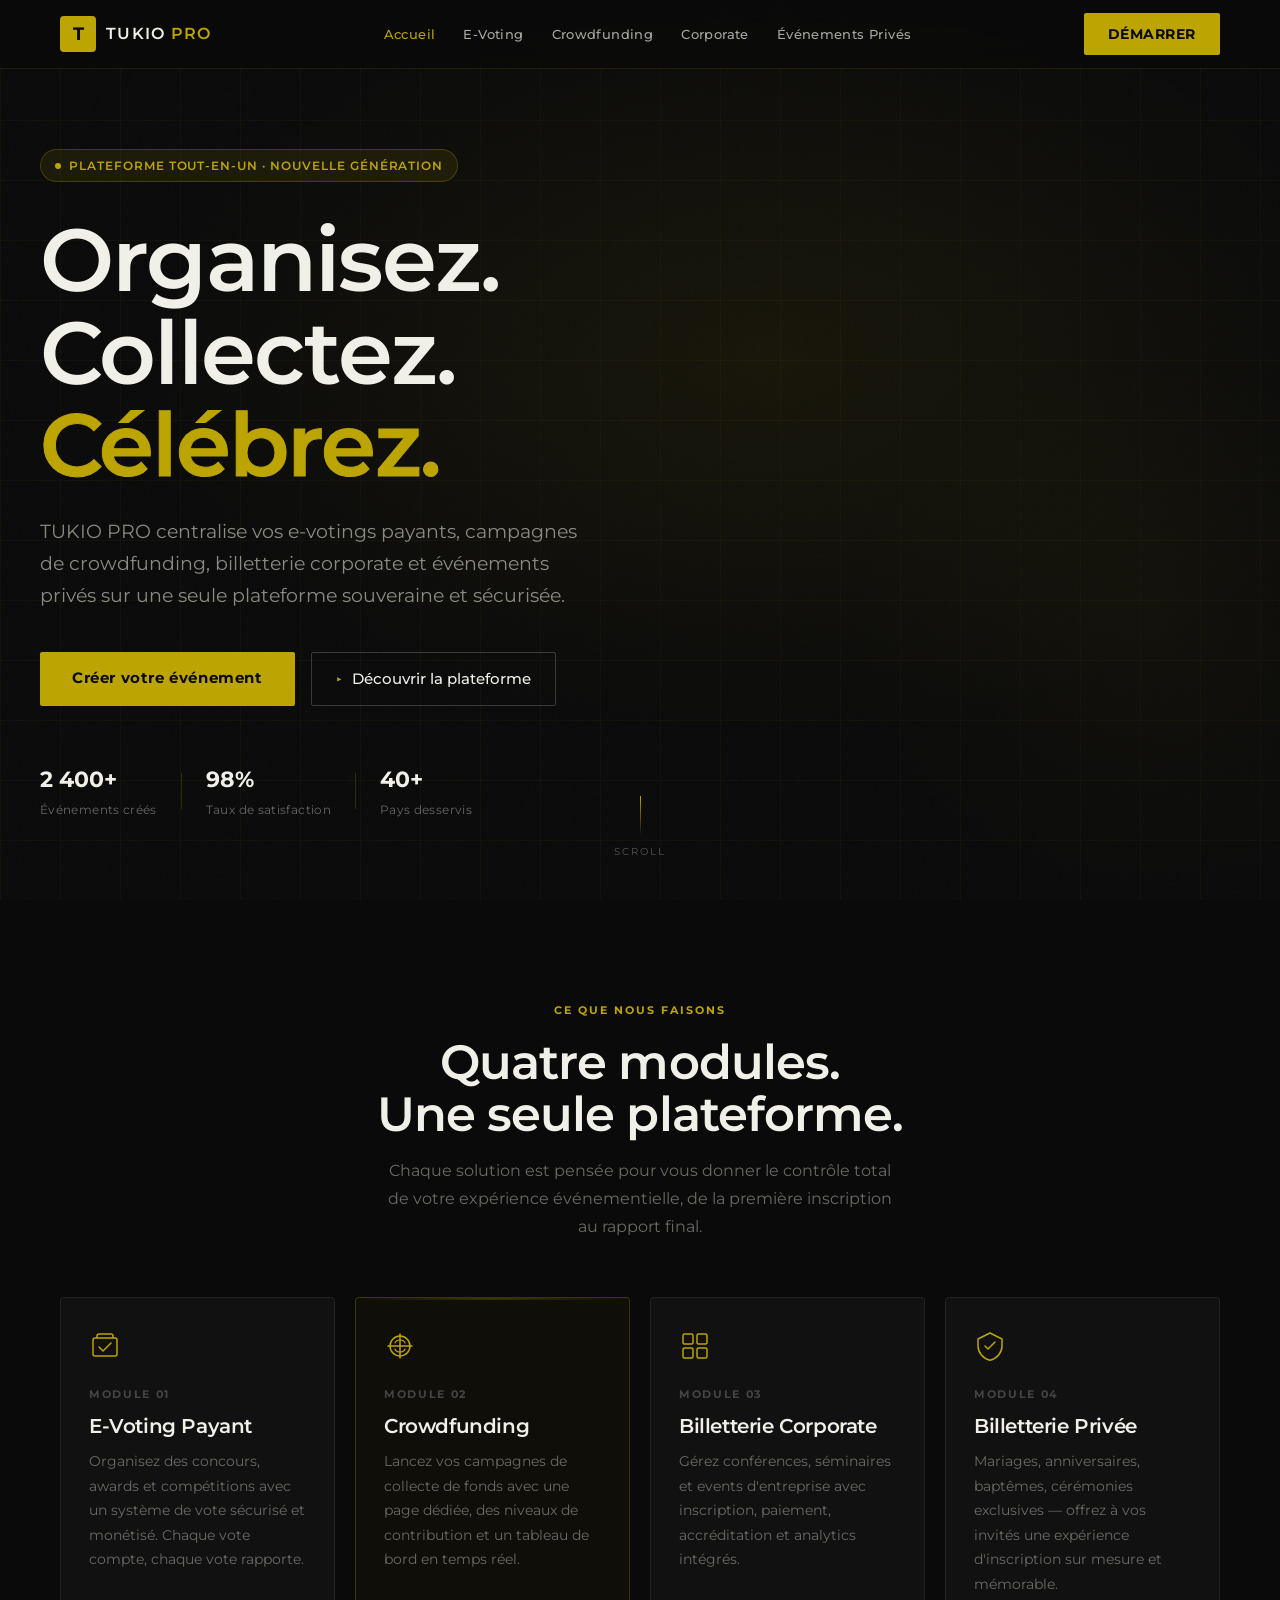
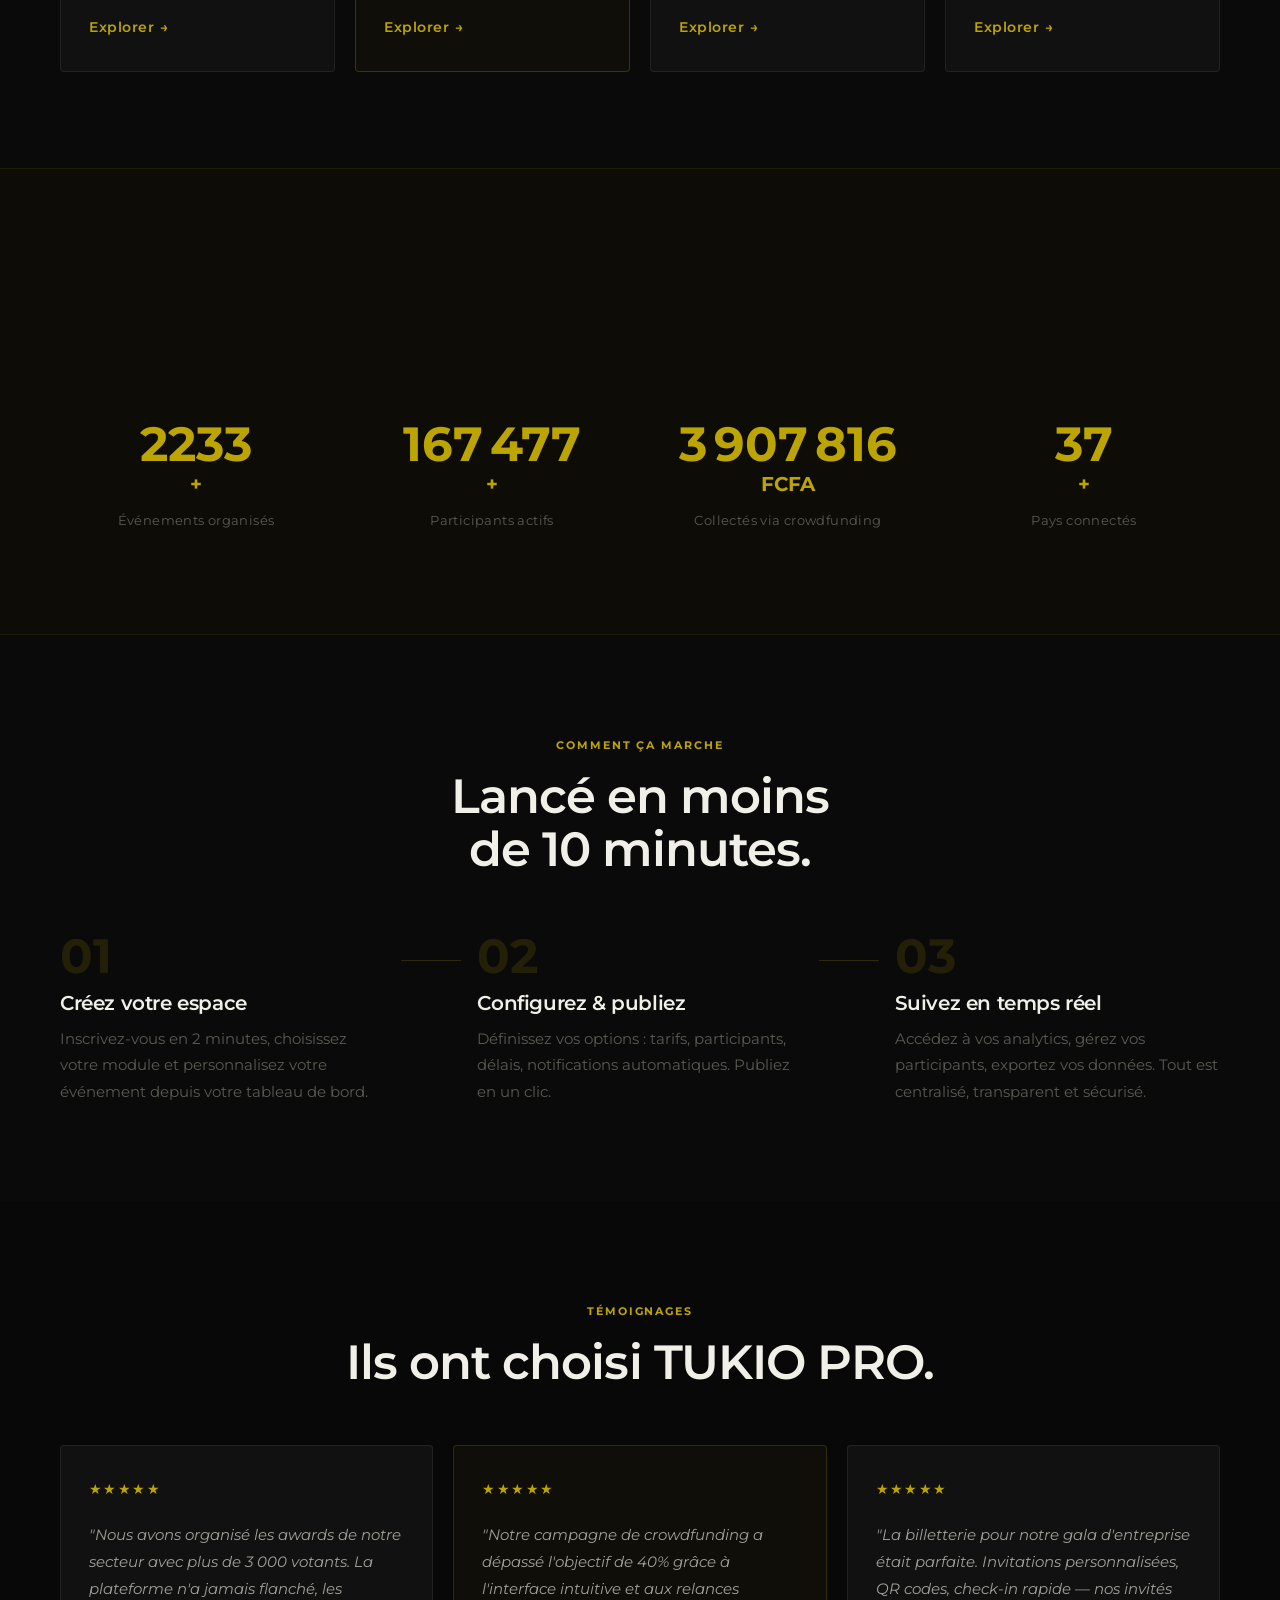
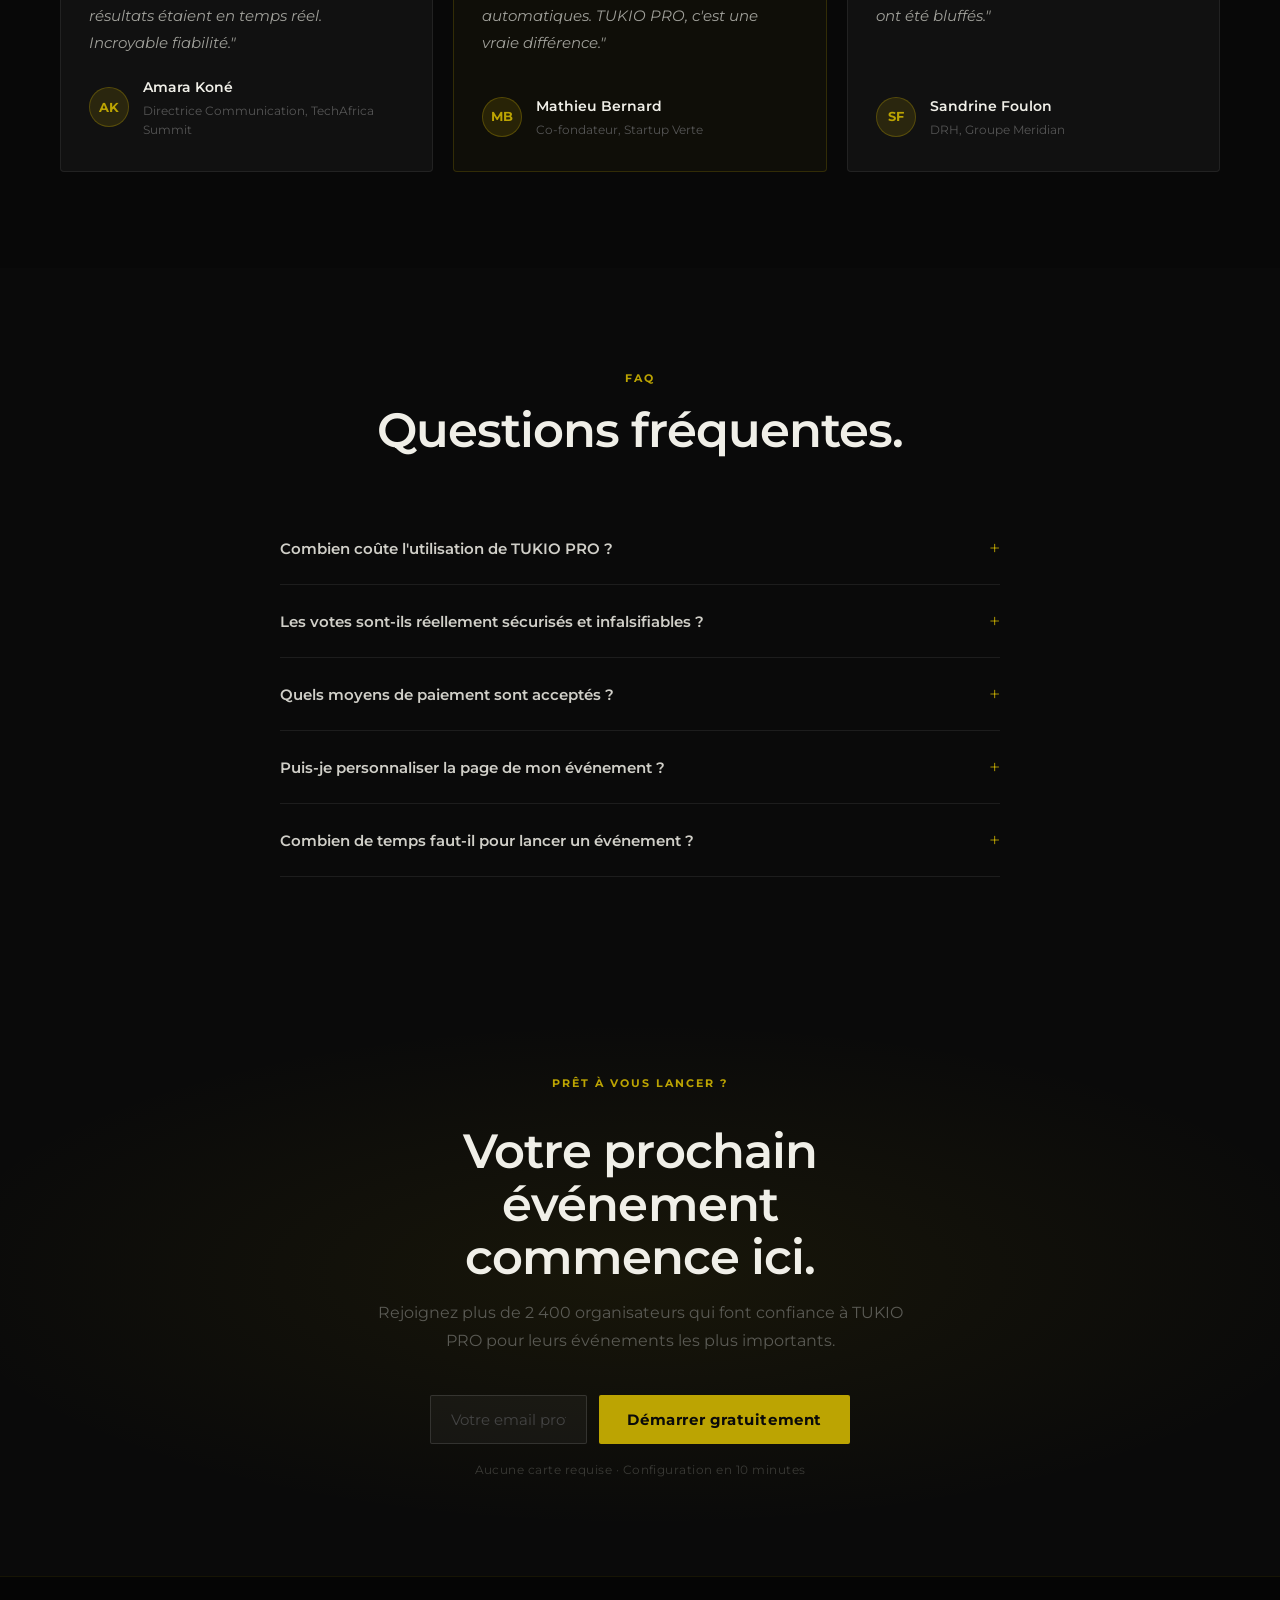
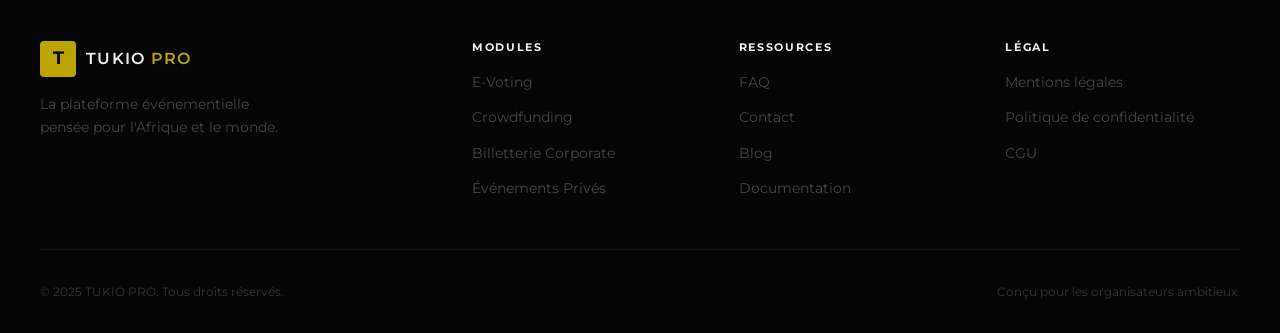
<file: index.html>
<!doctype html>
<html lang="fr">
  <head>
    <meta charset="UTF-8" />
    <meta name="viewport" content="width=device-width, initial-scale=1.0" />
    <meta
      name="description"
      content="TUKIO PRO — La plateforme digitale premium pour vos e-votings, crowdfunding, billetterie corporate et événements privés. Organisez, collectez, célébrez."
    />
    <meta
      name="keywords"
      content="e-voting, crowdfunding, billetterie corporate, billetterie événement, concours, awards, plateforme événementielle"
    />
    <meta
      property="og:title"
      content="TUKIO PRO — Plateforme Événementielle Premium"
    />
    <meta
      property="og:description"
      content="Centralisez vos e-votings payants, collectes de fonds, billetterie corporate et événements privés sur une seule plateforme."
    />
    <meta property="og:type" content="website" />
    <title>TUKIO PRO — Plateforme Événementielle & E-Voting Premium</title>
    <link rel="preconnect" href="https://fonts.googleapis.com" />
    <link rel="preconnect" href="https://fonts.gstatic.com" crossorigin />
    <link
      href="https://fonts.googleapis.com/css2?family=Montserrat:wght@300;400;500;600;700&display=swap"
      rel="stylesheet"
    />
    <link rel="stylesheet" href="style.css" />
  </head>
  <body>
    <!-- ===== NAVIGATION ===== -->
    <header class="navbar" role="banner">
      <nav class="nav-container" aria-label="Navigation principale">
        <a
          href="./index.html"
          class="nav-logo"
          aria-label="TUKIO PRO — Accueil"
        >
          <span class="logo-mark">T</span>
          <span class="logo-text">TUKIO <em>PRO</em></span>
        </a>

        <ul class="nav-links" role="list">
          <li>
            <a href="./index.html" class="nav-link active" aria-current="page"
              >Accueil</a
            >
          </li>
          <li><a href="./e-voting/index.html" class="nav-link">E-Voting</a></li>
          <li>
            <a href="./crowdfunding/index.html" class="nav-link"
              >Crowdfunding</a
            >
          </li>
          <li>
            <a href="./corporate-ticketing/index.html" class="nav-link"
              >Corporate</a
            >
          </li>
          <li>
            <a href="./private-ticketing/index.html" class="nav-link"
              >Événements Privés</a
            >
          </li>
        </ul>

        <div class="nav-actions">
          <a
            href="#contact"
            class="btn-primary"
            aria-label="Démarrer gratuitement"
            >Démarrer</a
          >
          <button
            class="hamburger"
            aria-label="Ouvrir le menu"
            aria-expanded="false"
            aria-controls="mobile-menu"
          >
            <span class="hamburger-line"></span>
            <span class="hamburger-line"></span>
            <span class="hamburger-line"></span>
          </button>
        </div>
      </nav>

      <!-- Menu mobile -->
      <div
        class="mobile-menu"
        id="mobile-menu"
        aria-hidden="true"
        role="dialog"
        aria-label="Menu mobile"
      >
        <ul class="mobile-nav-links" role="list">
          <li><a href="./index.html" class="mobile-nav-link">Accueil</a></li>
          <li>
            <a href="./e-voting/index.html" class="mobile-nav-link">E-Voting</a>
          </li>
          <li>
            <a href="./crowdfunding/index.html" class="mobile-nav-link"
              >Crowdfunding</a
            >
          </li>
          <li>
            <a href="../corporate-ticketing/index.html" class="mobile-nav-link"
              >Corporate</a
            >
          </li>
          <li>
            <a href="../private-ticketing/index.html" class="mobile-nav-link"
              >Événements Privés</a
            >
          </li>
          <li>
            <a href="#contact" class="mobile-nav-link mobile-cta"
              >Démarrer gratuitement</a
            >
          </li>
        </ul>
      </div>
    </header>

    <main id="main-content">
      <!-- ===== HERO ===== -->
      <section class="hero" aria-labelledby="hero-title">
        <div class="hero-bg">
          <div class="hero-grain"></div>
          <div class="hero-grid"></div>
        </div>
        <div class="hero-container">
          <div class="hero-badge" aria-label="Nouveauté">
            <span class="badge-dot" aria-hidden="true"></span>
            Plateforme tout-en-un · Nouvelle génération
          </div>
          <h1 class="hero-title" id="hero-title">
            Organisez.<br />
            Collectez.<br />
            <span class="hero-title-accent">Célébrez.</span>
          </h1>
          <p class="hero-subtitle">
            TUKIO PRO centralise vos e-votings payants, campagnes de
            crowdfunding, billetterie corporate et événements privés sur une
            seule plateforme souveraine et sécurisée.
          </p>
          <div class="hero-actions">
            <a href="#contact" class="btn-hero-primary"
              >Créer votre événement</a
            >
            <a href="#services" class="btn-hero-secondary">
              <span class="btn-play" aria-hidden="true">▶</span>
              Découvrir la plateforme
            </a>
          </div>
          <div class="hero-trust" aria-label="Indicateurs de confiance">
            <div class="trust-item">
              <strong>2 400+</strong>
              <span>Événements créés</span>
            </div>
            <div class="trust-divider" aria-hidden="true"></div>
            <div class="trust-item">
              <strong>98%</strong>
              <span>Taux de satisfaction</span>
            </div>
            <div class="trust-divider" aria-hidden="true"></div>
            <div class="trust-item">
              <strong>40+</strong>
              <span>Pays desservis</span>
            </div>
          </div>
        </div>
        <div class="hero-scroll-hint" aria-hidden="true">
          <span class="scroll-line"></span>
          <span class="scroll-label">Scroll</span>
        </div>
      </section>

      <!-- ===== SERVICES ===== -->
      <section class="services" id="services" aria-labelledby="services-title">
        <div class="section-container">
          <div class="section-header">
            <span class="section-eyebrow">Ce que nous faisons</span>
            <h2 class="section-title" id="services-title">
              Quatre modules.<br />Une seule plateforme.
            </h2>
            <p class="section-desc">
              Chaque solution est pensée pour vous donner le contrôle total de
              votre expérience événementielle, de la première inscription au
              rapport final.
            </p>
          </div>

          <div class="services-grid">
            <article class="service-card" aria-labelledby="service-evoting">
              <div class="service-icon" aria-hidden="true">
                <svg
                  width="32"
                  height="32"
                  viewBox="0 0 32 32"
                  fill="none"
                  aria-hidden="true"
                >
                  <rect
                    x="4"
                    y="8"
                    width="24"
                    height="18"
                    rx="2"
                    stroke="currentColor"
                    stroke-width="1.5"
                  />
                  <path
                    d="M10 17l4 4 8-8"
                    stroke="currentColor"
                    stroke-width="1.5"
                    stroke-linecap="round"
                    stroke-linejoin="round"
                  />
                  <path
                    d="M8 8V6a2 2 0 0 1 2-2h12a2 2 0 0 1 2 2v2"
                    stroke="currentColor"
                    stroke-width="1.5"
                  />
                </svg>
              </div>
              <span class="service-tag">Module 01</span>
              <h3 class="service-title" id="service-evoting">
                E-Voting Payant
              </h3>
              <p class="service-desc">
                Organisez des concours, awards et compétitions avec un système
                de vote sécurisé et monétisé. Chaque vote compte, chaque vote
                rapporte.
              </p>
              <a
                href="../e-voting/index.html"
                class="service-link"
                aria-label="Découvrir le module E-Voting"
              >
                Explorer <span aria-hidden="true">→</span>
              </a>
            </article>

            <article
              class="service-card service-card--featured"
              aria-labelledby="service-crowd"
            >
              <div class="service-icon" aria-hidden="true">
                <svg
                  width="32"
                  height="32"
                  viewBox="0 0 32 32"
                  fill="none"
                  aria-hidden="true"
                >
                  <path
                    d="M16 4v24M4 16h24"
                    stroke="currentColor"
                    stroke-width="1.5"
                    stroke-linecap="round"
                  />
                  <circle
                    cx="16"
                    cy="16"
                    r="10"
                    stroke="currentColor"
                    stroke-width="1.5"
                  />
                  <path
                    d="M11 13s1-3 5-3 5 3 5 3M11 19s1 3 5 3 5-3 5-3"
                    stroke="currentColor"
                    stroke-width="1.2"
                    stroke-linecap="round"
                  />
                </svg>
              </div>
              <span class="service-tag">Module 02</span>
              <h3 class="service-title" id="service-crowd">Crowdfunding</h3>
              <p class="service-desc">
                Lancez vos campagnes de collecte de fonds avec une page dédiée,
                des niveaux de contribution et un tableau de bord en temps réel.
              </p>
              <a
                href="../crowdfunding/index.html"
                class="service-link"
                aria-label="Découvrir le module Crowdfunding"
              >
                Explorer <span aria-hidden="true">→</span>
              </a>
            </article>

            <article class="service-card" aria-labelledby="service-corporate">
              <div class="service-icon" aria-hidden="true">
                <svg
                  width="32"
                  height="32"
                  viewBox="0 0 32 32"
                  fill="none"
                  aria-hidden="true"
                >
                  <rect
                    x="4"
                    y="4"
                    width="10"
                    height="10"
                    rx="1.5"
                    stroke="currentColor"
                    stroke-width="1.5"
                  />
                  <rect
                    x="18"
                    y="4"
                    width="10"
                    height="10"
                    rx="1.5"
                    stroke="currentColor"
                    stroke-width="1.5"
                  />
                  <rect
                    x="4"
                    y="18"
                    width="10"
                    height="10"
                    rx="1.5"
                    stroke="currentColor"
                    stroke-width="1.5"
                  />
                  <rect
                    x="18"
                    y="18"
                    width="10"
                    height="10"
                    rx="1.5"
                    stroke="currentColor"
                    stroke-width="1.5"
                  />
                </svg>
              </div>
              <span class="service-tag">Module 03</span>
              <h3 class="service-title" id="service-corporate">
                Billetterie Corporate
              </h3>
              <p class="service-desc">
                Gérez conférences, séminaires et events d'entreprise avec
                inscription, paiement, accréditation et analytics intégrés.
              </p>
              <a
                href="../corporate-ticketing/index.html"
                class="service-link"
                aria-label="Découvrir la Billetterie Corporate"
              >
                Explorer <span aria-hidden="true">→</span>
              </a>
            </article>

            <article class="service-card" aria-labelledby="service-private">
              <div class="service-icon" aria-hidden="true">
                <svg
                  width="32"
                  height="32"
                  viewBox="0 0 32 32"
                  fill="none"
                  aria-hidden="true"
                >
                  <path
                    d="M16 3L4 9v7c0 6.6 5.1 12.7 12 14.2C23 28.7 28 22.6 28 16V9L16 3z"
                    stroke="currentColor"
                    stroke-width="1.5"
                    stroke-linejoin="round"
                  />
                  <path
                    d="M11 16l3 3 7-7"
                    stroke="currentColor"
                    stroke-width="1.5"
                    stroke-linecap="round"
                    stroke-linejoin="round"
                  />
                </svg>
              </div>
              <span class="service-tag">Module 04</span>
              <h3 class="service-title" id="service-private">
                Billetterie Privée
              </h3>
              <p class="service-desc">
                Mariages, anniversaires, baptêmes, cérémonies exclusives —
                offrez à vos invités une expérience d'inscription sur mesure et
                mémorable.
              </p>
              <a
                href="../private-ticketing/index.html"
                class="service-link"
                aria-label="Découvrir la Billetterie Privée"
              >
                Explorer <span aria-hidden="true">→</span>
              </a>
            </article>
          </div>
        </div>
      </section>

      <!-- ===== STATS ===== -->
      <section class="stats-section" aria-labelledby="stats-title">
        <div class="stats-bg" aria-hidden="true"></div>
        <div class="section-container">
          <div class="section-header section-header--light">
            <span class="section-eyebrow section-eyebrow--gold"
              >En chiffres</span
            >
            <h2 class="section-title section-title--white" id="stats-title">
              Des résultats qui parlent.
            </h2>
          </div>
          <div class="stats-grid" role="list">
            <div class="stat-card" role="listitem">
              <span class="stat-number" data-target="2400">0</span>
              <span class="stat-suffix">+</span>
              <p class="stat-label">Événements organisés</p>
            </div>
            <div class="stat-card" role="listitem">
              <span class="stat-number" data-target="180000">0</span>
              <span class="stat-suffix">+</span>
              <p class="stat-label">Participants actifs</p>
            </div>
            <div class="stat-card" role="listitem">
              <span class="stat-number" data-target="4200000">0</span>
              <span class="stat-suffix"> FCFA</span>
              <p class="stat-label">Collectés via crowdfunding</p>
            </div>
            <div class="stat-card" role="listitem">
              <span class="stat-number" data-target="40">0</span>
              <span class="stat-suffix">+</span>
              <p class="stat-label">Pays connectés</p>
            </div>
          </div>
        </div>
      </section>

      <!-- ===== HOW IT WORKS ===== -->
      <section class="how-it-works" id="how" aria-labelledby="how-title">
        <div class="section-container">
          <div class="section-header">
            <span class="section-eyebrow">Comment ça marche</span>
            <h2 class="section-title" id="how-title">
              Lancé en moins<br />de 10 minutes.
            </h2>
          </div>
          <div class="steps-grid">
            <div class="step-item">
              <div class="step-number" aria-hidden="true">01</div>
              <h3 class="step-title">Créez votre espace</h3>
              <p class="step-desc">
                Inscrivez-vous en 2 minutes, choisissez votre module et
                personnalisez votre événement depuis votre tableau de bord.
              </p>
            </div>
            <div class="step-connector" aria-hidden="true"></div>
            <div class="step-item">
              <div class="step-number" aria-hidden="true">02</div>
              <h3 class="step-title">Configurez & publiez</h3>
              <p class="step-desc">
                Définissez vos options : tarifs, participants, délais,
                notifications automatiques. Publiez en un clic.
              </p>
            </div>
            <div class="step-connector" aria-hidden="true"></div>
            <div class="step-item">
              <div class="step-number" aria-hidden="true">03</div>
              <h3 class="step-title">Suivez en temps réel</h3>
              <p class="step-desc">
                Accédez à vos analytics, gérez vos participants, exportez vos
                données. Tout est centralisé, transparent et sécurisé.
              </p>
            </div>
          </div>
        </div>
      </section>

      <!-- ===== TESTIMONIALS ===== -->
      <section
        class="testimonials"
        id="testimonials"
        aria-labelledby="testimonials-title"
      >
        <div class="section-container">
          <div class="section-header">
            <span class="section-eyebrow">Témoignages</span>
            <h2 class="section-title" id="testimonials-title">
              Ils ont choisi TUKIO PRO.
            </h2>
          </div>
          <div class="testimonials-grid" role="list">
            <blockquote class="testimonial-card" role="listitem">
              <div class="testimonial-stars" aria-label="5 étoiles sur 5">
                <span aria-hidden="true">★★★★★</span>
              </div>
              <p class="testimonial-text">
                "Nous avons organisé les awards de notre secteur avec plus de 3
                000 votants. La plateforme n'a jamais flanché, les résultats
                étaient en temps réel. Incroyable fiabilité."
              </p>
              <footer class="testimonial-author">
                <div class="author-avatar" aria-hidden="true">AK</div>
                <div class="author-info">
                  <cite class="author-name">Amara Koné</cite>
                  <span class="author-role"
                    >Directrice Communication, TechAfrica Summit</span
                  >
                </div>
              </footer>
            </blockquote>

            <blockquote
              class="testimonial-card testimonial-card--featured"
              role="listitem"
            >
              <div class="testimonial-stars" aria-label="5 étoiles sur 5">
                <span aria-hidden="true">★★★★★</span>
              </div>
              <p class="testimonial-text">
                "Notre campagne de crowdfunding a dépassé l'objectif de 40%
                grâce à l'interface intuitive et aux relances automatiques.
                TUKIO PRO, c'est une vraie différence."
              </p>
              <footer class="testimonial-author">
                <div class="author-avatar" aria-hidden="true">MB</div>
                <div class="author-info">
                  <cite class="author-name">Mathieu Bernard</cite>
                  <span class="author-role">Co-fondateur, Startup Verte</span>
                </div>
              </footer>
            </blockquote>

            <blockquote class="testimonial-card" role="listitem">
              <div class="testimonial-stars" aria-label="5 étoiles sur 5">
                <span aria-hidden="true">★★★★★</span>
              </div>
              <p class="testimonial-text">
                "La billetterie pour notre gala d'entreprise était parfaite.
                Invitations personnalisées, QR codes, check-in rapide — nos
                invités ont été bluffés."
              </p>
              <footer class="testimonial-author">
                <div class="author-avatar" aria-hidden="true">SF</div>
                <div class="author-info">
                  <cite class="author-name">Sandrine Foulon</cite>
                  <span class="author-role">DRH, Groupe Meridian</span>
                </div>
              </footer>
            </blockquote>
          </div>
        </div>
      </section>

      <!-- ===== FAQ ===== -->
      <section class="faq" id="faq" aria-labelledby="faq-title">
        <div class="section-container">
          <div class="section-header">
            <span class="section-eyebrow">FAQ</span>
            <h2 class="section-title" id="faq-title">Questions fréquentes.</h2>
          </div>
          <div class="faq-list" role="list">
            <div class="faq-item" role="listitem">
              <button
                class="faq-question"
                aria-expanded="false"
                aria-controls="faq-1"
              >
                Combien coûte l'utilisation de TUKIO PRO ?
                <span class="faq-icon" aria-hidden="true">+</span>
              </button>
              <div class="faq-answer" id="faq-1" hidden>
                <p>
                  TUKIO PRO fonctionne sur un modèle à la performance : vous ne
                  payez qu'en cas de succès de votre événement. Aucun frais
                  d'abonnement mensuel. Contactez-nous pour un devis
                  personnalisé selon votre volume.
                </p>
              </div>
            </div>

            <div class="faq-item" role="listitem">
              <button
                class="faq-question"
                aria-expanded="false"
                aria-controls="faq-2"
              >
                Les votes sont-ils réellement sécurisés et infalsifiables ?
                <span class="faq-icon" aria-hidden="true">+</span>
              </button>
              <div class="faq-answer" id="faq-2" hidden>
                <p>
                  Oui. Chaque vote est lié à une transaction de paiement unique
                  et vérifiable. Notre système empêche toute duplication ou
                  manipulation. Vous recevez un rapport d'audit complet à la
                  clôture de votre concours.
                </p>
              </div>
            </div>

            <div class="faq-item" role="listitem">
              <button
                class="faq-question"
                aria-expanded="false"
                aria-controls="faq-3"
              >
                Quels moyens de paiement sont acceptés ?
                <span class="faq-icon" aria-hidden="true">+</span>
              </button>
              <div class="faq-answer" id="faq-3" hidden>
                <p>
                  Nous acceptons les cartes bancaires (Visa, Mastercard), Mobile
                  Money (Orange Money, MTN MoMo, Wave), et les virements pour
                  les comptes entreprise. Notre intégration couvre plus de 40
                  pays.
                </p>
              </div>
            </div>

            <div class="faq-item" role="listitem">
              <button
                class="faq-question"
                aria-expanded="false"
                aria-controls="faq-4"
              >
                Puis-je personnaliser la page de mon événement ?
                <span class="faq-icon" aria-hidden="true">+</span>
              </button>
              <div class="faq-answer" id="faq-4" hidden>
                <p>
                  Absolument. Chaque page événement est entièrement
                  personnalisable : logo, couleurs, textes, visuels, URL
                  personnalisée. Votre marque reste au premier plan, TUKIO PRO
                  s'efface.
                </p>
              </div>
            </div>

            <div class="faq-item" role="listitem">
              <button
                class="faq-question"
                aria-expanded="false"
                aria-controls="faq-5"
              >
                Combien de temps faut-il pour lancer un événement ?
                <span class="faq-icon" aria-hidden="true">+</span>
              </button>
              <div class="faq-answer" id="faq-5" hidden>
                <p>
                  Moins de 10 minutes pour un événement standard. Notre
                  assistant de configuration vous guide étape par étape. Pour
                  les grands événements corporate, notre équipe vous accompagne
                  de A à Z.
                </p>
              </div>
            </div>
          </div>
        </div>
      </section>

      <!-- ===== CTA FINAL ===== -->
      <section class="cta-section" id="contact" aria-labelledby="cta-title">
        <div class="cta-bg" aria-hidden="true"></div>
        <div class="section-container">
          <div class="cta-content">
            <span class="section-eyebrow section-eyebrow--gold"
              >Prêt à vous lancer ?</span
            >
            <h2 class="cta-title" id="cta-title">
              Votre prochain événement<br />commence ici.
            </h2>
            <p class="cta-desc">
              Rejoignez plus de 2 400 organisateurs qui font confiance à TUKIO
              PRO pour leurs événements les plus importants.
            </p>
            <div
              class="cta-form"
              role="form"
              aria-label="Formulaire de démarrage"
            >
              <label for="cta-email" class="sr-only"
                >Votre adresse email professionnelle</label
              >
              <input
                type="email"
                id="cta-email"
                name="email"
                placeholder="Votre email professionnel"
                class="cta-input"
                autocomplete="email"
                aria-required="true"
              />
              <button
                type="submit"
                class="cta-submit"
                aria-label="Démarrer gratuitement"
              >
                Démarrer gratuitement
              </button>
            </div>
            <p class="cta-note">
              Aucune carte requise · Configuration en 10 minutes
            </p>
          </div>
        </div>
      </section>
    </main>

    <!-- ===== FOOTER ===== -->
    <footer class="footer" role="contentinfo">
      <div class="footer-container">
        <div class="footer-brand">
          <a
            href="./index.html"
            class="footer-logo"
            aria-label="TUKIO PRO — Retour à l'accueil"
          >
            <span class="logo-mark">T</span>
            <span class="logo-text">TUKIO <em>PRO</em></span>
          </a>
          <p class="footer-tagline">
            La plateforme événementielle<br />pensée pour l'Afrique et le monde.
          </p>
        </div>

        <nav class="footer-nav" aria-label="Navigation du pied de page">
          <div class="footer-col">
            <h3 class="footer-col-title">Modules</h3>
            <ul role="list">
              <li>
                <a href="./e-voting/index.html" class="footer-link">E-Voting</a>
              </li>
              <li>
                <a href="./crowdfunding/index.html" class="footer-link"
                  >Crowdfunding</a
                >
              </li>
              <li>
                <a href="./corporate-ticketing/index.html" class="footer-link"
                  >Billetterie Corporate</a
                >
              </li>
              <li>
                <a href="./private-ticketing/index.html" class="footer-link"
                  >Événements Privés</a
                >
              </li>
            </ul>
          </div>
          <div class="footer-col">
            <h3 class="footer-col-title">Ressources</h3>
            <ul role="list">
              <li><a href="#faq" class="footer-link">FAQ</a></li>
              <li><a href="#contact" class="footer-link">Contact</a></li>
              <li><a href="#" class="footer-link">Blog</a></li>
              <li><a href="#" class="footer-link">Documentation</a></li>
            </ul>
          </div>
          <div class="footer-col">
            <h3 class="footer-col-title">Légal</h3>
            <ul role="list">
              <li><a href="#" class="footer-link">Mentions légales</a></li>
              <li>
                <a href="#" class="footer-link">Politique de confidentialité</a>
              </li>
              <li><a href="#" class="footer-link">CGU</a></li>
            </ul>
          </div>
        </nav>
      </div>
      <div class="footer-bottom">
        <p>© 2025 TUKIO PRO. Tous droits réservés.</p>
        <p>Conçu pour les organisateurs ambitieux.</p>
      </div>
    </footer>

    <script src="script.js"></script>
  </body>
</html>
</file>
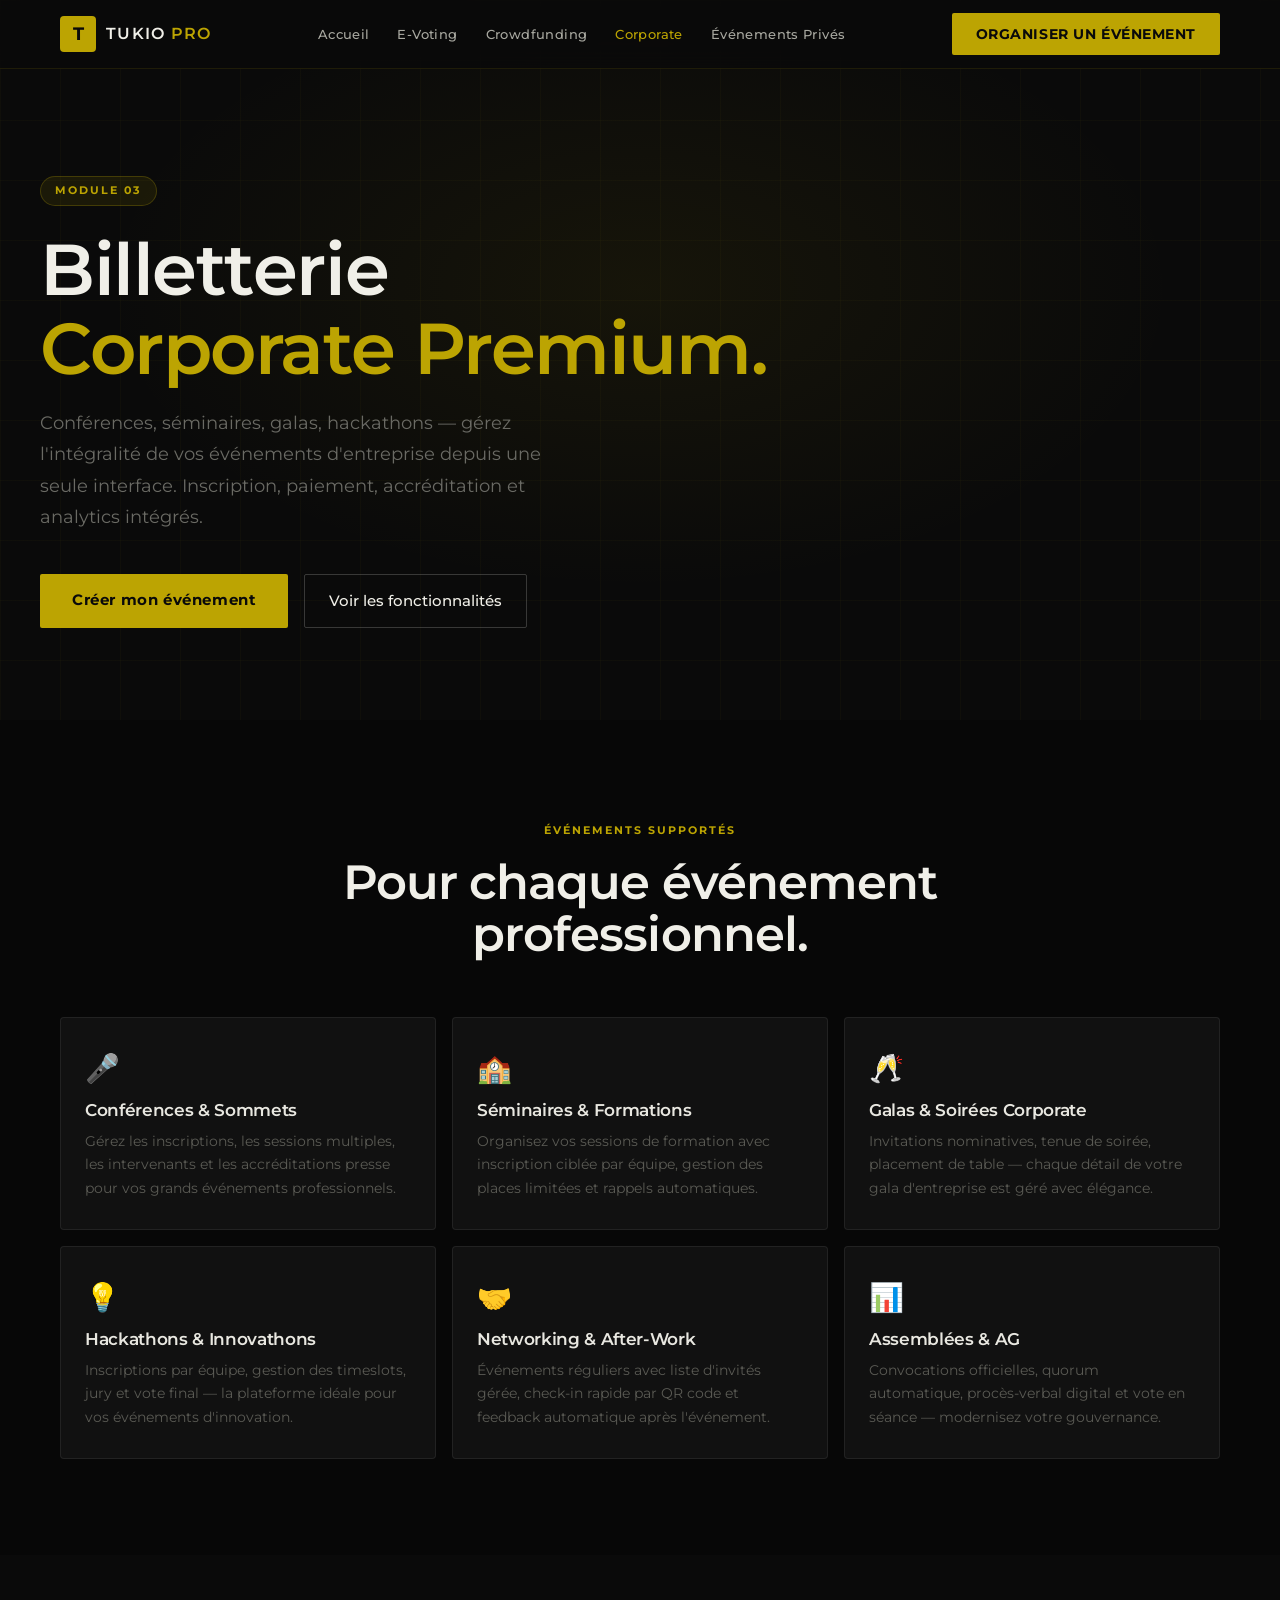
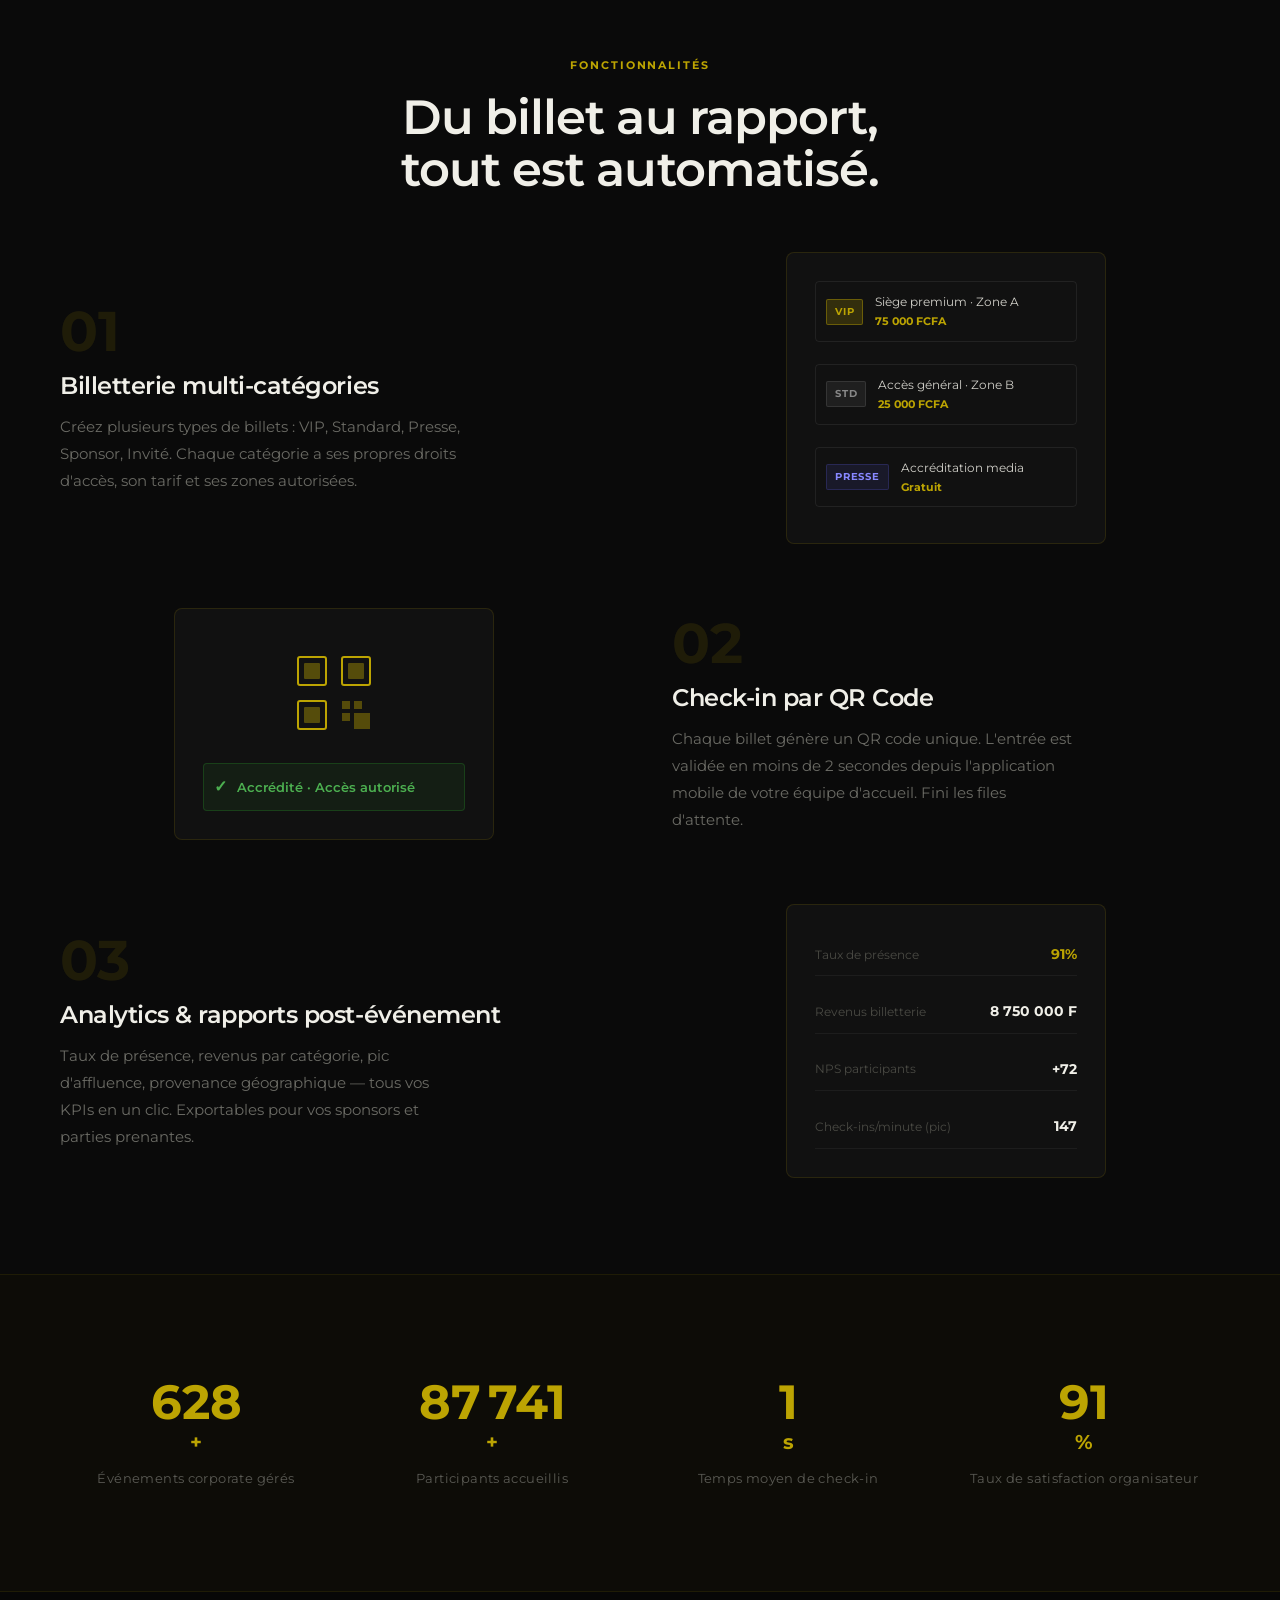
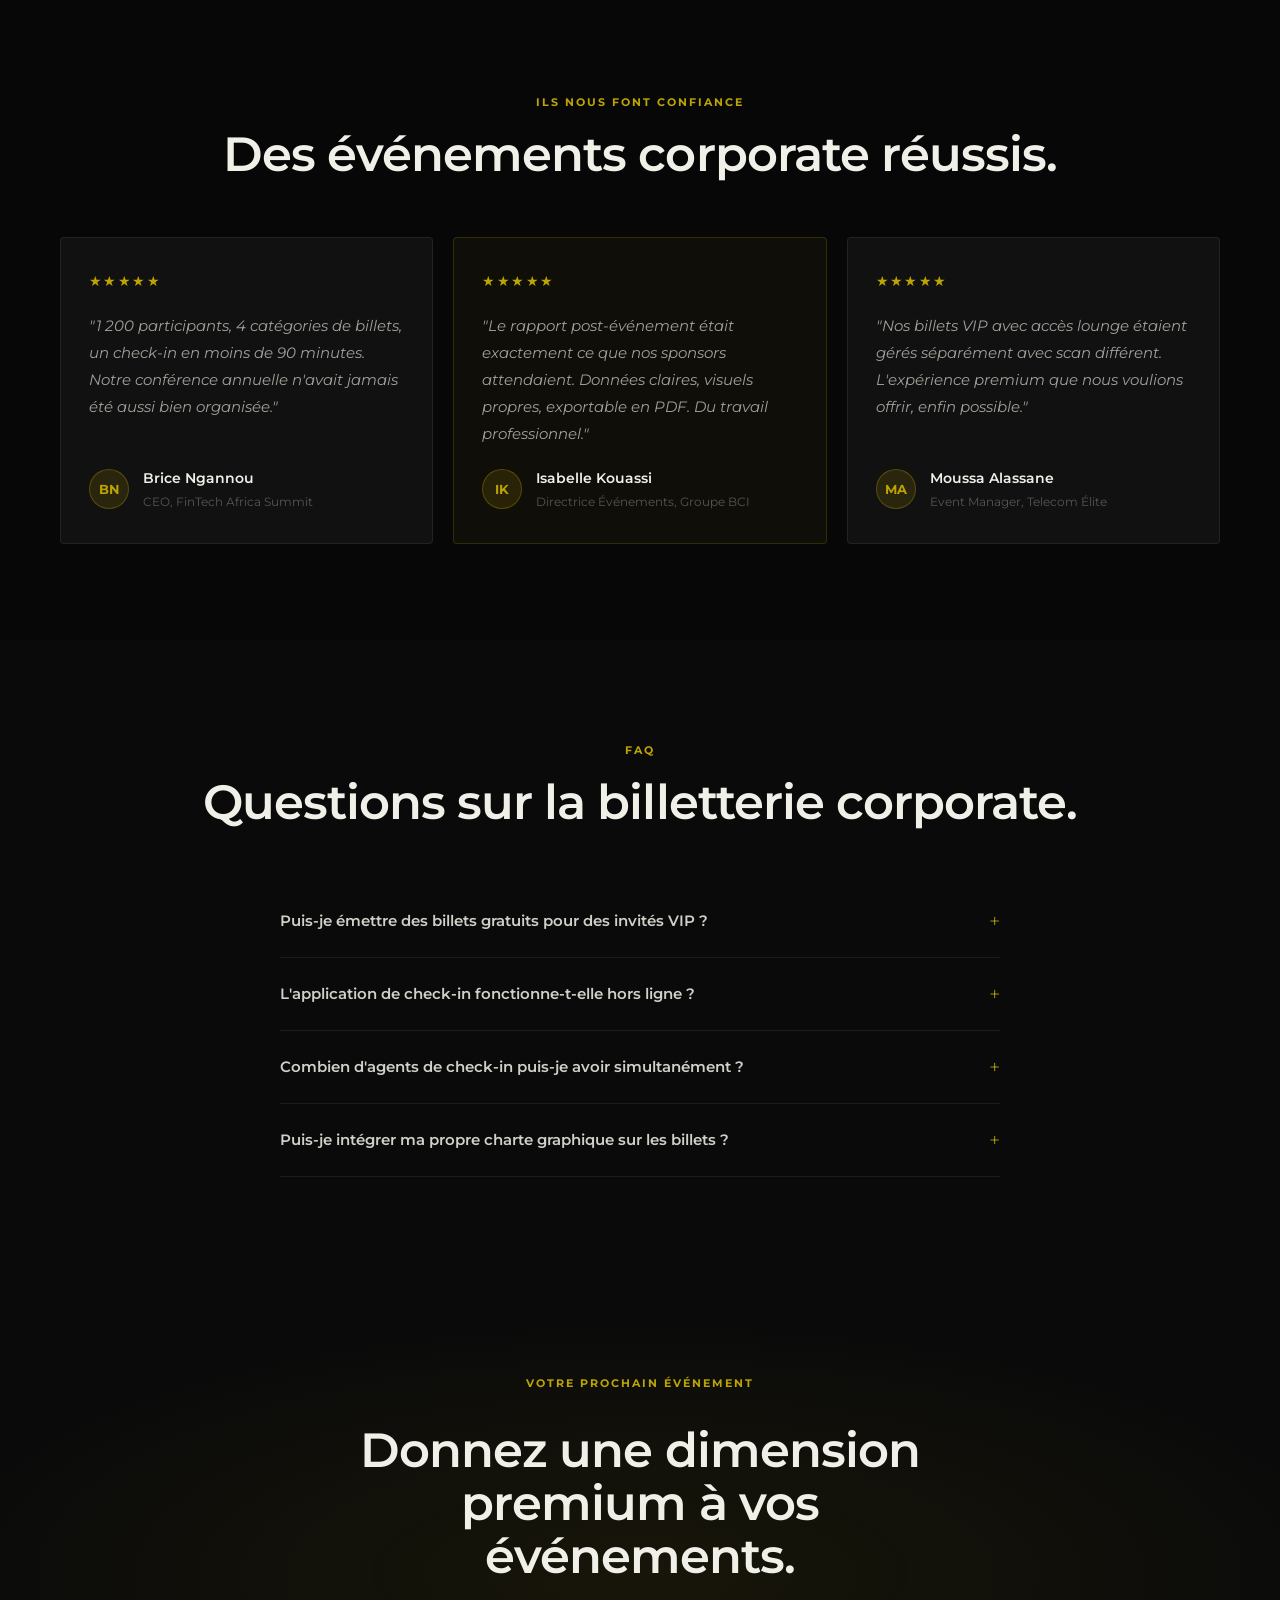
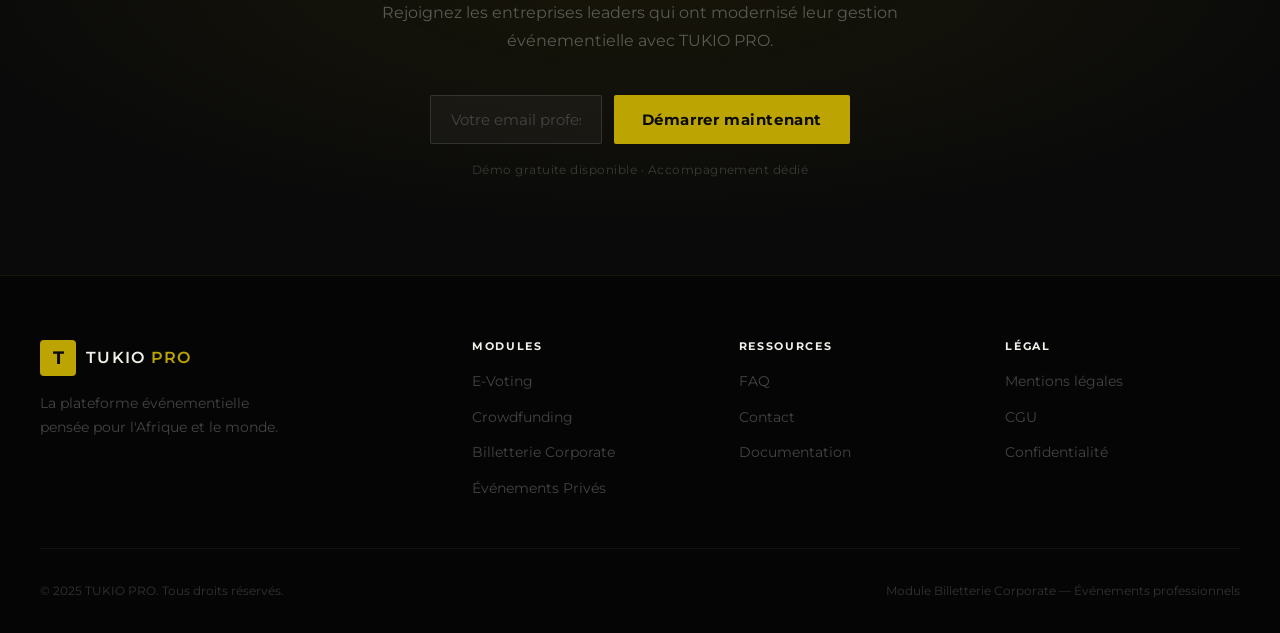
<file: corporate-ticketing/index.html>
<!doctype html>
<html lang="fr">
  <head>
    <meta charset="UTF-8" />
    <meta name="viewport" content="width=device-width, initial-scale=1.0" />
    <meta
      name="description"
      content="TUKIO PRO Billetterie Corporate — Gérez conférences, séminaires et événements d'entreprise avec inscription, paiement, accréditation et analytics intégrés."
    />
    <meta
      name="keywords"
      content="billetterie corporate, événement entreprise, conférence, séminaire, gestion participants, accréditation événement"
    />
    <title>Billetterie Corporate — TUKIO PRO</title>
    <link rel="preconnect" href="https://fonts.googleapis.com" />
    <link rel="preconnect" href="https://fonts.gstatic.com" crossorigin />
    <link
      href="https://fonts.googleapis.com/css2?family=Montserrat:wght@300;400;500;600;700&display=swap"
      rel="stylesheet"
    />
    <link rel="stylesheet" href="style.css" />
  </head>
  <body>
    <header class="navbar" role="banner">
      <nav class="nav-container" aria-label="Navigation principale">
        <a
          href="../index.html"
          class="nav-logo"
          aria-label="TUKIO PRO — Accueil"
        >
          <span class="logo-mark">T</span>
          <span class="logo-text">TUKIO <em>PRO</em></span>
        </a>
        <ul class="nav-links" role="list">
          <li><a href="../index.html" class="nav-link">Accueil</a></li>
          <li>
            <a href="../e-voting/index.html" class="nav-link">E-Voting</a>
          </li>
          <li>
            <a href="../crowdfunding/index.html" class="nav-link"
              >Crowdfunding</a
            >
          </li>
          <li>
            <a
              href="../corporate-ticketing/index.html"
              class="nav-link active"
              aria-current="page"
              >Corporate</a
            >
          </li>
          <li>
            <a href="../private-ticketing/index.html" class="nav-link"
              >Événements Privés</a
            >
          </li>
        </ul>
        <div class="nav-actions">
          <a href="#contact" class="btn-primary">Organiser un événement</a>
          <button
            class="hamburger"
            aria-label="Ouvrir le menu"
            aria-expanded="false"
            aria-controls="mobile-menu"
          >
            <span class="hamburger-line"></span>
            <span class="hamburger-line"></span>
            <span class="hamburger-line"></span>
          </button>
        </div>
      </nav>
      <div class="mobile-menu" id="mobile-menu" aria-hidden="true">
        <ul class="mobile-nav-links" role="list">
          <li><a href="../index.html" class="mobile-nav-link">Accueil</a></li>
          <li>
            <a href="../e-voting/index.html" class="mobile-nav-link"
              >E-Voting</a
            >
          </li>
          <li>
            <a href="../crowdfunding/index.html" class="mobile-nav-link"
              >Crowdfunding</a
            >
          </li>
          <li>
            <a href="../corporate-ticketing/index.html" class="mobile-nav-link"
              >Corporate</a
            >
          </li>
          <li>
            <a href="../private-ticketing/index.html" class="mobile-nav-link"
              >Événements Privés</a
            >
          </li>
          <li>
            <a href="#contact" class="mobile-nav-link mobile-cta"
              >Organiser un événement</a
            >
          </li>
        </ul>
      </div>
    </header>

    <main id="main-content">
      <section class="module-hero" aria-labelledby="hero-title">
        <div class="module-hero-bg"></div>
        <div class="module-hero-container">
          <div class="module-tag">Module 03</div>
          <h1 class="module-hero-title" id="hero-title">
            Billetterie<br />
            <span class="accent">Corporate Premium.</span>
          </h1>
          <p class="module-hero-subtitle">
            Conférences, séminaires, galas, hackathons — gérez l'intégralité de
            vos événements d'entreprise depuis une seule interface. Inscription,
            paiement, accréditation et analytics intégrés.
          </p>
          <div class="hero-actions">
            <a href="#contact" class="btn-hero-primary">Créer mon événement</a>
            <a href="#features" class="btn-hero-secondary"
              >Voir les fonctionnalités</a
            >
          </div>
        </div>
      </section>

      <!-- TYPES D'ÉVÉNEMENTS -->
      <section class="usecases" aria-labelledby="corp-types-title">
        <div class="section-container">
          <div class="section-header">
            <span class="section-eyebrow">Événements supportés</span>
            <h2 class="section-title" id="corp-types-title">
              Pour chaque événement<br />professionnel.
            </h2>
          </div>
          <div class="usecases-grid">
            <div class="usecase-card reveal">
              <div class="usecase-icon" aria-hidden="true">🎤</div>
              <h3>Conférences & Sommets</h3>
              <p>
                Gérez les inscriptions, les sessions multiples, les intervenants
                et les accréditations presse pour vos grands événements
                professionnels.
              </p>
            </div>
            <div class="usecase-card reveal">
              <div class="usecase-icon" aria-hidden="true">🏫</div>
              <h3>Séminaires & Formations</h3>
              <p>
                Organisez vos sessions de formation avec inscription ciblée par
                équipe, gestion des places limitées et rappels automatiques.
              </p>
            </div>
            <div class="usecase-card reveal">
              <div class="usecase-icon" aria-hidden="true">🥂</div>
              <h3>Galas & Soirées Corporate</h3>
              <p>
                Invitations nominatives, tenue de soirée, placement de table —
                chaque détail de votre gala d'entreprise est géré avec élégance.
              </p>
            </div>
            <div class="usecase-card reveal">
              <div class="usecase-icon" aria-hidden="true">💡</div>
              <h3>Hackathons & Innovathons</h3>
              <p>
                Inscriptions par équipe, gestion des timeslots, jury et vote
                final — la plateforme idéale pour vos événements d'innovation.
              </p>
            </div>
            <div class="usecase-card reveal">
              <div class="usecase-icon" aria-hidden="true">🤝</div>
              <h3>Networking & After-Work</h3>
              <p>
                Événements réguliers avec liste d'invités gérée, check-in rapide
                par QR code et feedback automatique après l'événement.
              </p>
            </div>
            <div class="usecase-card reveal">
              <div class="usecase-icon" aria-hidden="true">📊</div>
              <h3>Assemblées & AG</h3>
              <p>
                Convocations officielles, quorum automatique, procès-verbal
                digital et vote en séance — modernisez votre gouvernance.
              </p>
            </div>
          </div>
        </div>
      </section>

      <!-- FEATURES -->
      <section
        class="features"
        id="features"
        aria-labelledby="corp-features-title"
      >
        <div class="section-container">
          <div class="section-header">
            <span class="section-eyebrow">Fonctionnalités</span>
            <h2 class="section-title" id="corp-features-title">
              Du billet au rapport,<br />tout est automatisé.
            </h2>
          </div>
          <div class="features-list">
            <div class="feature-row reveal">
              <div class="feature-content">
                <span class="feature-number" aria-hidden="true">01</span>
                <h3 class="feature-title">Billetterie multi-catégories</h3>
                <p class="feature-desc">
                  Créez plusieurs types de billets : VIP, Standard, Presse,
                  Sponsor, Invité. Chaque catégorie a ses propres droits
                  d'accès, son tarif et ses zones autorisées.
                </p>
              </div>
              <div class="feature-visual" aria-hidden="true">
                <div class="feature-mock">
                  <div class="mock-ticket">
                    <div class="mock-ticket-type mock-ticket-vip">VIP</div>
                    <div class="mock-ticket-info">
                      <span class="mock-ticket-name"
                        >Siège premium · Zone A</span
                      >
                      <span class="mock-ticket-price">75 000 FCFA</span>
                    </div>
                  </div>
                  <div class="mock-ticket">
                    <div class="mock-ticket-type mock-ticket-standard">STD</div>
                    <div class="mock-ticket-info">
                      <span class="mock-ticket-name"
                        >Accès général · Zone B</span
                      >
                      <span class="mock-ticket-price">25 000 FCFA</span>
                    </div>
                  </div>
                  <div class="mock-ticket">
                    <div class="mock-ticket-type mock-ticket-press">PRESSE</div>
                    <div class="mock-ticket-info">
                      <span class="mock-ticket-name">Accréditation media</span>
                      <span class="mock-ticket-price">Gratuit</span>
                    </div>
                  </div>
                </div>
              </div>
            </div>

            <div class="feature-row feature-row--reverse reveal">
              <div class="feature-content">
                <span class="feature-number" aria-hidden="true">02</span>
                <h3 class="feature-title">Check-in par QR Code</h3>
                <p class="feature-desc">
                  Chaque billet génère un QR code unique. L'entrée est validée
                  en moins de 2 secondes depuis l'application mobile de votre
                  équipe d'accueil. Fini les files d'attente.
                </p>
              </div>
              <div class="feature-visual" aria-hidden="true">
                <div class="feature-mock">
                  <div class="mock-qr" aria-hidden="true">
                    <svg width="80" height="80" viewBox="0 0 80 80" fill="none">
                      <rect
                        x="4"
                        y="4"
                        width="28"
                        height="28"
                        rx="2"
                        stroke="#BCA402"
                        stroke-width="2"
                      />
                      <rect
                        x="10"
                        y="10"
                        width="16"
                        height="16"
                        rx="1"
                        fill="#BCA402"
                        opacity="0.4"
                      />
                      <rect
                        x="48"
                        y="4"
                        width="28"
                        height="28"
                        rx="2"
                        stroke="#BCA402"
                        stroke-width="2"
                      />
                      <rect
                        x="54"
                        y="10"
                        width="16"
                        height="16"
                        rx="1"
                        fill="#BCA402"
                        opacity="0.4"
                      />
                      <rect
                        x="4"
                        y="48"
                        width="28"
                        height="28"
                        rx="2"
                        stroke="#BCA402"
                        stroke-width="2"
                      />
                      <rect
                        x="10"
                        y="54"
                        width="16"
                        height="16"
                        rx="1"
                        fill="#BCA402"
                        opacity="0.4"
                      />
                      <rect
                        x="48"
                        y="48"
                        width="8"
                        height="8"
                        fill="#BCA402"
                        opacity="0.4"
                      />
                      <rect
                        x="60"
                        y="48"
                        width="8"
                        height="8"
                        fill="#BCA402"
                        opacity="0.4"
                      />
                      <rect
                        x="48"
                        y="60"
                        width="8"
                        height="8"
                        fill="#BCA402"
                        opacity="0.4"
                      />
                      <rect
                        x="60"
                        y="60"
                        width="16"
                        height="16"
                        fill="#BCA402"
                        opacity="0.4"
                      />
                    </svg>
                  </div>
                  <div class="mock-check-status">
                    <span class="mock-check-icon">✓</span>
                    <span class="mock-check-text"
                      >Accrédité · Accès autorisé</span
                    >
                  </div>
                </div>
              </div>
            </div>

            <div class="feature-row reveal">
              <div class="feature-content">
                <span class="feature-number" aria-hidden="true">03</span>
                <h3 class="feature-title">
                  Analytics & rapports post-événement
                </h3>
                <p class="feature-desc">
                  Taux de présence, revenus par catégorie, pic d'affluence,
                  provenance géographique — tous vos KPIs en un clic.
                  Exportables pour vos sponsors et parties prenantes.
                </p>
              </div>
              <div class="feature-visual" aria-hidden="true">
                <div class="feature-mock">
                  <div class="mock-stat-row">
                    <span class="mock-label">Taux de présence</span>
                    <span class="mock-value mock-value--gold">91%</span>
                  </div>
                  <div class="mock-stat-row">
                    <span class="mock-label">Revenus billetterie</span>
                    <span class="mock-value">8 750 000 F</span>
                  </div>
                  <div class="mock-stat-row">
                    <span class="mock-label">NPS participants</span>
                    <span class="mock-value">+72</span>
                  </div>
                  <div class="mock-stat-row">
                    <span class="mock-label">Check-ins/minute (pic)</span>
                    <span class="mock-value">147</span>
                  </div>
                </div>
              </div>
            </div>
          </div>
        </div>
      </section>

      <!-- STATS -->
      <section
        class="stats-section"
        aria-label="Statistiques billetterie corporate"
      >
        <div class="stats-bg"></div>
        <div class="section-container">
          <div class="stats-grid" role="list">
            <div class="stat-card" role="listitem">
              <span class="stat-number" data-target="680">0</span
              ><span class="stat-suffix">+</span>
              <p class="stat-label">Événements corporate gérés</p>
            </div>
            <div class="stat-card" role="listitem">
              <span class="stat-number" data-target="95000">0</span
              ><span class="stat-suffix">+</span>
              <p class="stat-label">Participants accueillis</p>
            </div>
            <div class="stat-card" role="listitem">
              <span class="stat-number" data-target="2">0</span
              ><span class="stat-suffix">s</span>
              <p class="stat-label">Temps moyen de check-in</p>
            </div>
            <div class="stat-card" role="listitem">
              <span class="stat-number" data-target="99">0</span
              ><span class="stat-suffix">%</span>
              <p class="stat-label">Taux de satisfaction organisateur</p>
            </div>
          </div>
        </div>
      </section>

      <!-- TESTIMONIALS -->
      <section class="testimonials" aria-label="Témoignages corporate">
        <div class="section-container">
          <div class="section-header">
            <span class="section-eyebrow">Ils nous font confiance</span>
            <h2 class="section-title">Des événements corporate réussis.</h2>
          </div>
          <div class="testimonials-grid">
            <blockquote class="testimonial-card reveal">
              <div class="testimonial-stars" aria-label="5 étoiles">★★★★★</div>
              <p class="testimonial-text">
                "1 200 participants, 4 catégories de billets, un check-in en
                moins de 90 minutes. Notre conférence annuelle n'avait jamais
                été aussi bien organisée."
              </p>
              <footer class="testimonial-author">
                <div class="author-avatar">BN</div>
                <div class="author-info">
                  <cite class="author-name">Brice Ngannou</cite>
                  <span class="author-role">CEO, FinTech Africa Summit</span>
                </div>
              </footer>
            </blockquote>
            <blockquote
              class="testimonial-card testimonial-card--featured reveal"
            >
              <div class="testimonial-stars" aria-label="5 étoiles">★★★★★</div>
              <p class="testimonial-text">
                "Le rapport post-événement était exactement ce que nos sponsors
                attendaient. Données claires, visuels propres, exportable en
                PDF. Du travail professionnel."
              </p>
              <footer class="testimonial-author">
                <div class="author-avatar">IK</div>
                <div class="author-info">
                  <cite class="author-name">Isabelle Kouassi</cite>
                  <span class="author-role"
                    >Directrice Événements, Groupe BCI</span
                  >
                </div>
              </footer>
            </blockquote>
            <blockquote class="testimonial-card reveal">
              <div class="testimonial-stars" aria-label="5 étoiles">★★★★★</div>
              <p class="testimonial-text">
                "Nos billets VIP avec accès lounge étaient gérés séparément avec
                scan différent. L'expérience premium que nous voulions offrir,
                enfin possible."
              </p>
              <footer class="testimonial-author">
                <div class="author-avatar">MA</div>
                <div class="author-info">
                  <cite class="author-name">Moussa Alassane</cite>
                  <span class="author-role">Event Manager, Telecom Élite</span>
                </div>
              </footer>
            </blockquote>
          </div>
        </div>
      </section>

      <!-- FAQ -->
      <section class="faq" aria-labelledby="faq-corp-title">
        <div class="section-container">
          <div class="section-header">
            <span class="section-eyebrow">FAQ</span>
            <h2 class="section-title" id="faq-corp-title">
              Questions sur la billetterie corporate.
            </h2>
          </div>
          <div class="faq-list">
            <div class="faq-item">
              <button
                class="faq-question"
                aria-expanded="false"
                aria-controls="faq-co1"
              >
                Puis-je émettre des billets gratuits pour des invités VIP ?
                <span class="faq-icon" aria-hidden="true">+</span>
              </button>
              <div class="faq-answer" id="faq-co1" hidden>
                <p>
                  Oui. Vous pouvez créer des billets à tarif zéro ou envoyer des
                  invitations nominatives directement depuis votre tableau de
                  bord. Les invités reçoivent leur billet par email avec QR code
                  intégré.
                </p>
              </div>
            </div>
            <div class="faq-item">
              <button
                class="faq-question"
                aria-expanded="false"
                aria-controls="faq-co2"
              >
                L'application de check-in fonctionne-t-elle hors ligne ?
                <span class="faq-icon" aria-hidden="true">+</span>
              </button>
              <div class="faq-answer" id="faq-co2" hidden>
                <p>
                  Oui. L'application de scan peut fonctionner en mode hors ligne
                  avec synchronisation différée. Idéal pour les événements dans
                  des zones à connectivité limitée. La synchronisation se fait
                  automatiquement dès le retour du réseau.
                </p>
              </div>
            </div>
            <div class="faq-item">
              <button
                class="faq-question"
                aria-expanded="false"
                aria-controls="faq-co3"
              >
                Combien d'agents de check-in puis-je avoir simultanément ?
                <span class="faq-icon" aria-hidden="true">+</span>
              </button>
              <div class="faq-answer" id="faq-co3" hidden>
                <p>
                  Il n'y a aucune limite au nombre d'agents utilisant
                  l'application simultanément. Pour un événement de 1 000
                  personnes, nous recommandons 1 agent pour 200 participants
                  afin d'assurer un flux optimal.
                </p>
              </div>
            </div>
            <div class="faq-item">
              <button
                class="faq-question"
                aria-expanded="false"
                aria-controls="faq-co4"
              >
                Puis-je intégrer ma propre charte graphique sur les billets ?
                <span class="faq-icon" aria-hidden="true">+</span>
              </button>
              <div class="faq-answer" id="faq-co4" hidden>
                <p>
                  Absolument. Chaque billet est entièrement personnalisable :
                  logo, couleurs, typographies, visuel d'événement. Vos billets
                  reflètent votre marque, pas la nôtre. Des templates premium
                  sont disponibles pour vous inspirer.
                </p>
              </div>
            </div>
          </div>
        </div>
      </section>

      <section
        class="cta-section"
        id="contact"
        aria-labelledby="cta-corp-title"
      >
        <div class="cta-bg"></div>
        <div class="section-container">
          <div class="cta-content">
            <span class="section-eyebrow section-eyebrow--gold"
              >Votre prochain événement</span
            >
            <h2 class="cta-title" id="cta-corp-title">
              Donnez une dimension<br />premium à vos événements.
            </h2>
            <p class="cta-desc">
              Rejoignez les entreprises leaders qui ont modernisé leur gestion
              événementielle avec TUKIO PRO.
            </p>
            <div
              class="cta-form"
              role="form"
              aria-label="Formulaire billetterie corporate"
            >
              <label for="cta-email" class="sr-only"
                >Votre email professionnel</label
              >
              <input
                type="email"
                id="cta-email"
                name="email"
                placeholder="Votre email professionnel"
                class="cta-input"
                autocomplete="email"
              />
              <button type="submit" class="cta-submit">
                Démarrer maintenant
              </button>
            </div>
            <p class="cta-note">
              Démo gratuite disponible · Accompagnement dédié
            </p>
          </div>
        </div>
      </section>
    </main>

    <footer class="footer" role="contentinfo">
      <div class="footer-container">
        <div class="footer-brand">
          <a href="../index.html" class="footer-logo">
            <span class="logo-mark">T</span>
            <span class="logo-text">TUKIO <em>PRO</em></span>
          </a>
          <p class="footer-tagline">
            La plateforme événementielle<br />pensée pour l'Afrique et le monde.
          </p>
        </div>
        <nav class="footer-nav" aria-label="Footer">
          <div class="footer-col">
            <h3 class="footer-col-title">Modules</h3>
            <ul role="list">
              <li>
                <a href="../e-voting/index.html" class="footer-link"
                  >E-Voting</a
                >
              </li>
              <li>
                <a href="../crowdfunding/index.html" class="footer-link"
                  >Crowdfunding</a
                >
              </li>
              <li>
                <a href="../corporate-ticketing/index.html" class="footer-link"
                  >Billetterie Corporate</a
                >
              </li>
              <li>
                <a href="../private-ticketing/index.html" class="footer-link"
                  >Événements Privés</a
                >
              </li>
            </ul>
          </div>
          <div class="footer-col">
            <h3 class="footer-col-title">Ressources</h3>
            <ul role="list">
              <li><a href="#" class="footer-link">FAQ</a></li>
              <li><a href="#contact" class="footer-link">Contact</a></li>
              <li><a href="#" class="footer-link">Documentation</a></li>
            </ul>
          </div>
          <div class="footer-col">
            <h3 class="footer-col-title">Légal</h3>
            <ul role="list">
              <li><a href="#" class="footer-link">Mentions légales</a></li>
              <li><a href="#" class="footer-link">CGU</a></li>
              <li><a href="#" class="footer-link">Confidentialité</a></li>
            </ul>
          </div>
        </nav>
      </div>
      <div class="footer-bottom">
        <p>© 2025 TUKIO PRO. Tous droits réservés.</p>
        <p>Module Billetterie Corporate — Événements professionnels</p>
      </div>
    </footer>

    <script src="script.js"></script>
  </body>
</html>
</file>
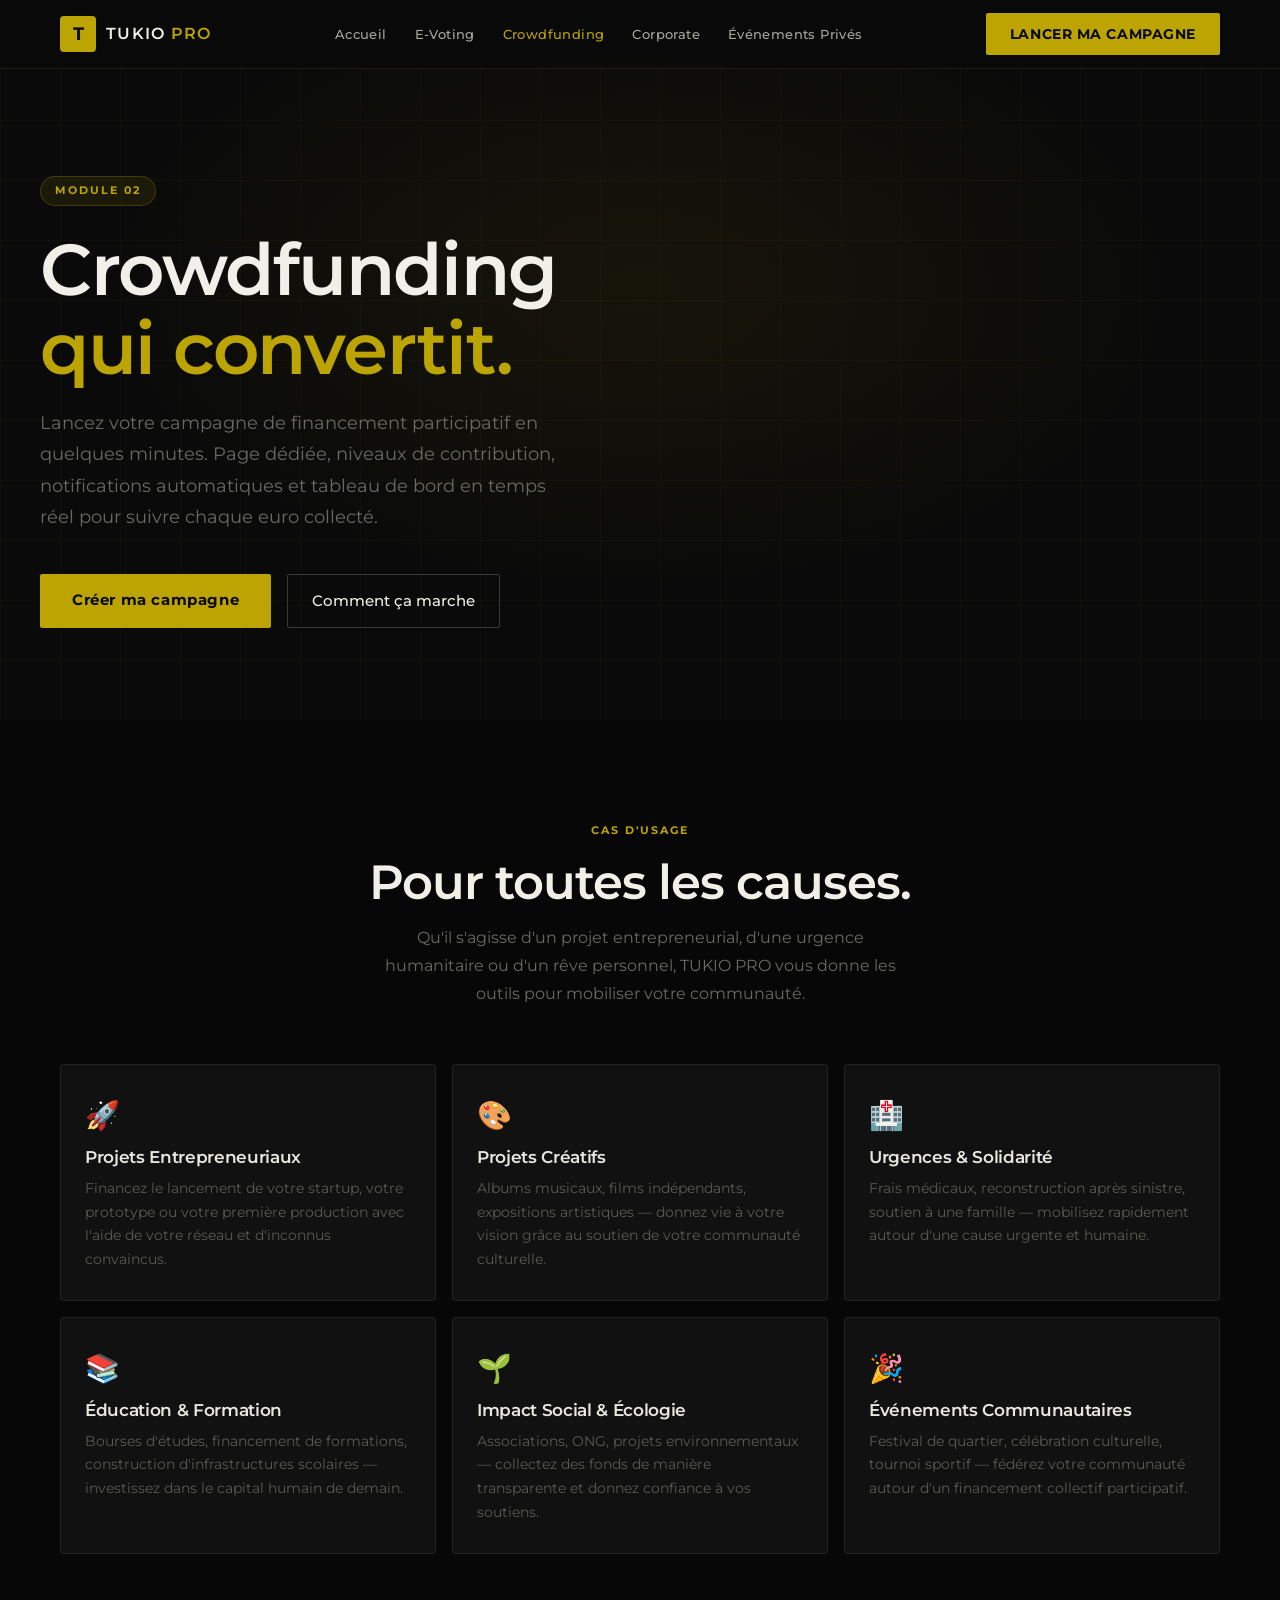
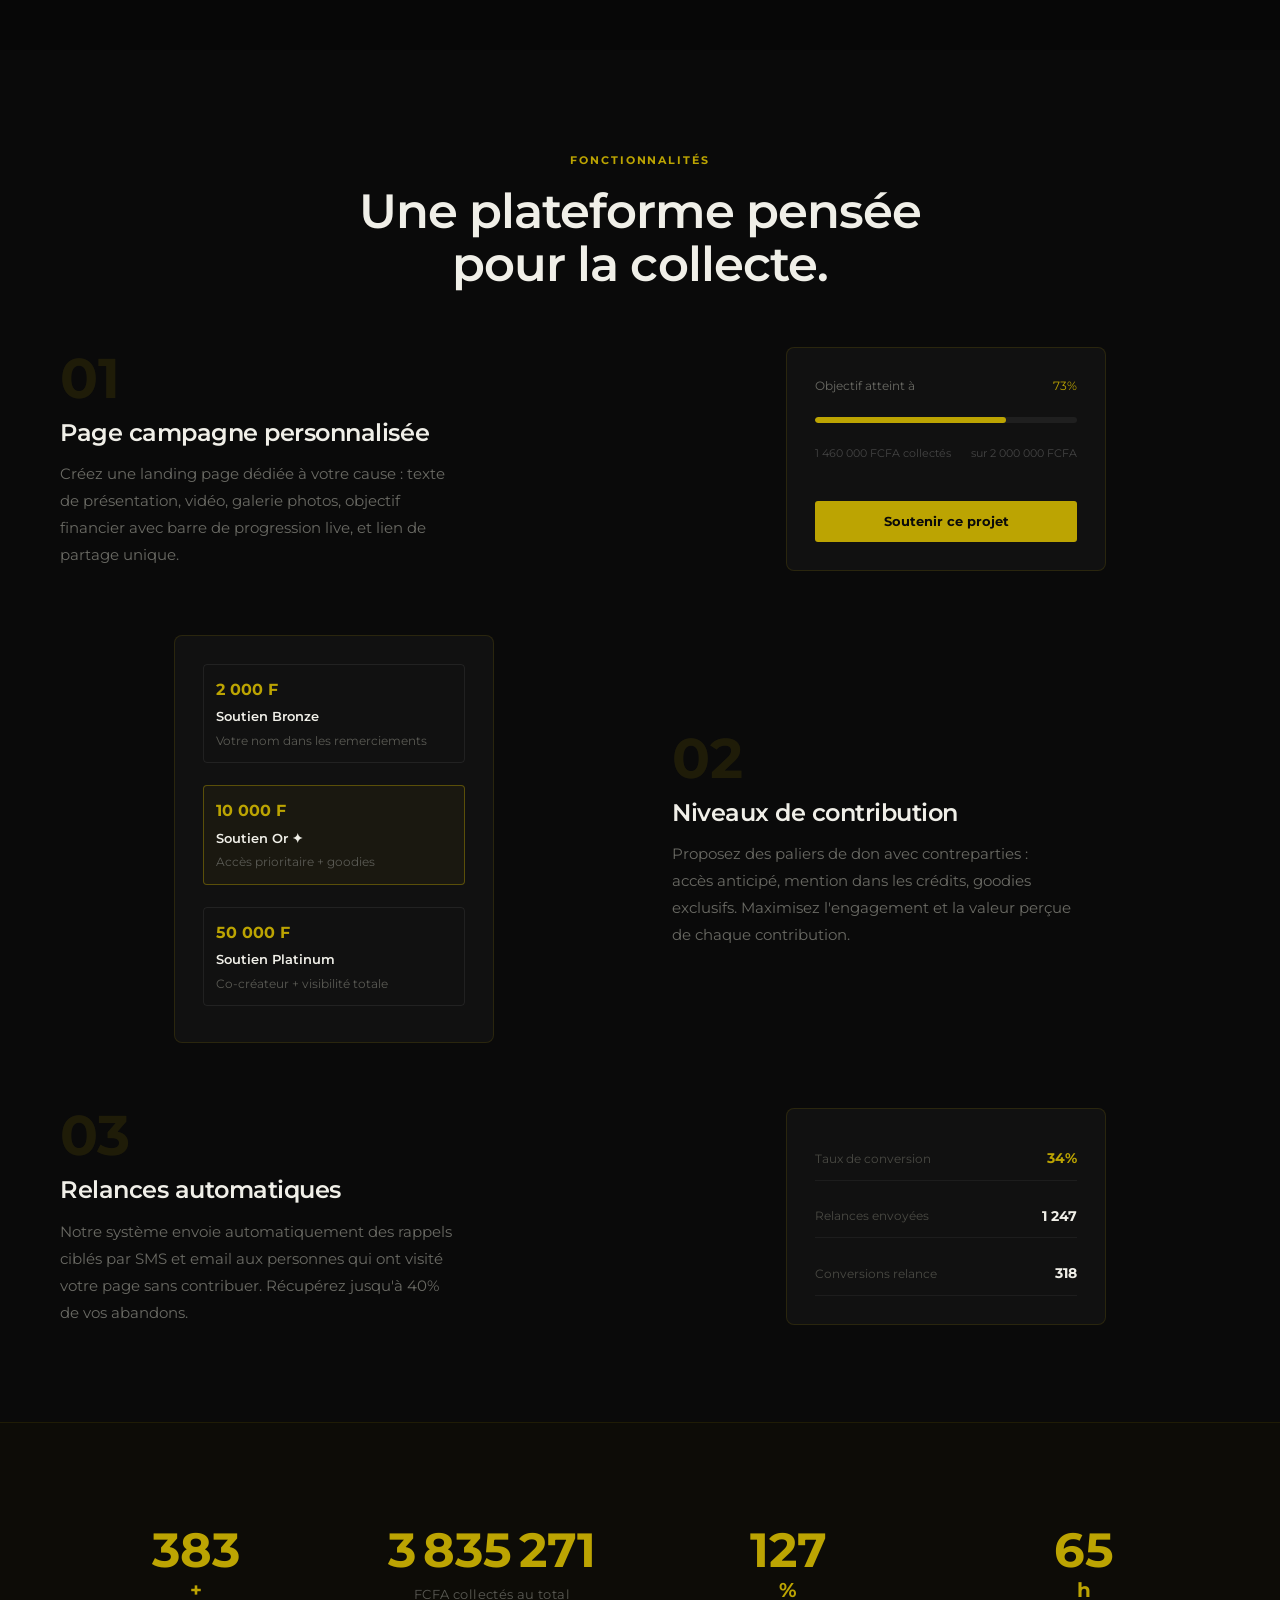
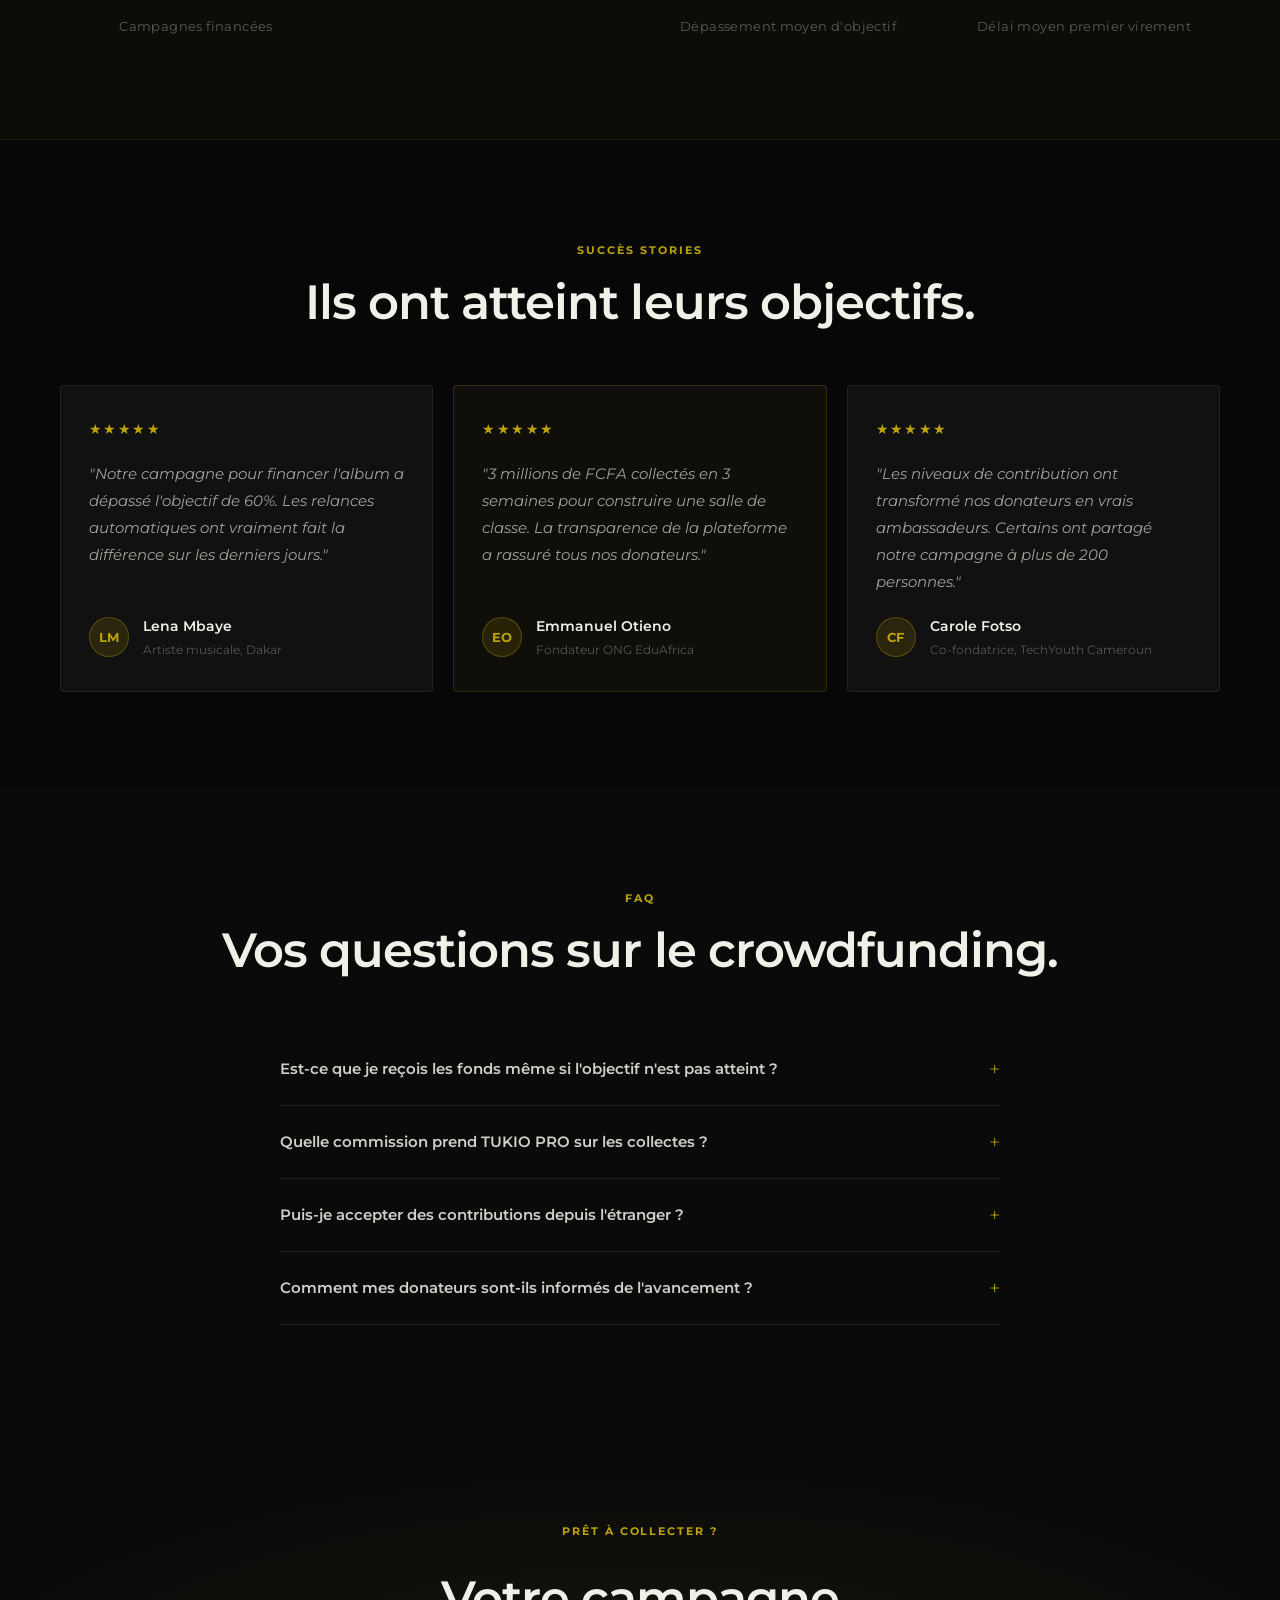
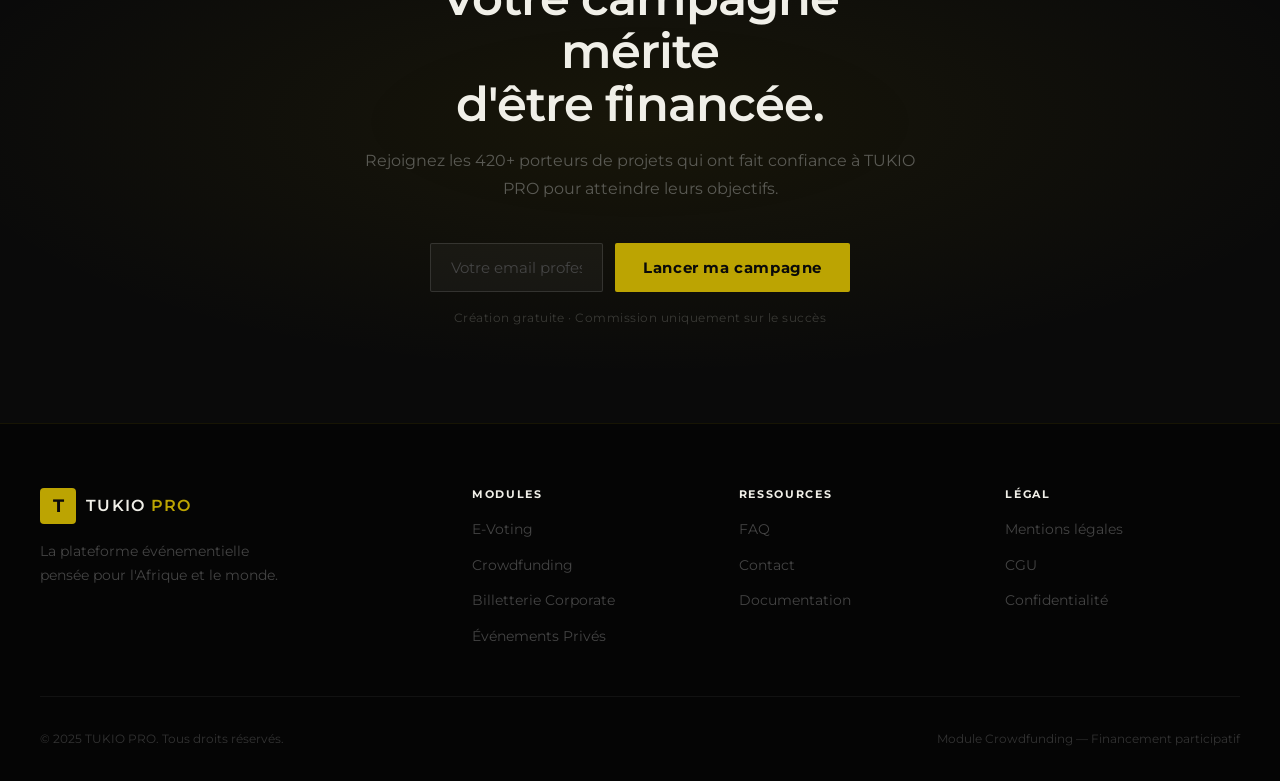
<file: crowdfunding/index.html>
<!doctype html>
<html lang="fr">
  <head>
    <meta charset="UTF-8" />
    <meta name="viewport" content="width=device-width, initial-scale=1.0" />
    <meta
      name="description"
      content="TUKIO PRO Crowdfunding — Lancez vos campagnes de collecte de fonds avec une page dédiée, des niveaux de contribution et un tableau de bord en temps réel."
    />
    <meta
      name="keywords"
      content="crowdfunding Afrique, collecte de fonds en ligne, campagne financement participatif, levée de fonds"
    />
    <title>Crowdfunding — TUKIO PRO</title>
    <link rel="preconnect" href="https://fonts.googleapis.com" />
    <link rel="preconnect" href="https://fonts.gstatic.com" crossorigin />
    <link
      href="https://fonts.googleapis.com/css2?family=Montserrat:wght@300;400;500;600;700&display=swap"
      rel="stylesheet"
    />
    <link rel="stylesheet" href="style.css" />
  </head>
  <body>
    <header class="navbar" role="banner">
      <nav class="nav-container" aria-label="Navigation principale">
        <a
          href="../index.html"
          class="nav-logo"
          aria-label="TUKIO PRO — Accueil"
        >
          <span class="logo-mark">T</span>
          <span class="logo-text">TUKIO <em>PRO</em></span>
        </a>
        <ul class="nav-links" role="list">
          <li><a href="../index.html" class="nav-link">Accueil</a></li>
          <li>
            <a href="../e-voting/index.html" class="nav-link">E-Voting</a>
          </li>
          <li>
            <a
              href="../crowdfunding/index.html"
              class="nav-link active"
              aria-current="page"
              >Crowdfunding</a
            >
          </li>
          <li>
            <a href="../corporate-ticketing/index.html" class="nav-link"
              >Corporate</a
            >
          </li>
          <li>
            <a href="../private-ticketing/index.html" class="nav-link"
              >Événements Privés</a
            >
          </li>
        </ul>
        <div class="nav-actions">
          <a href="#contact" class="btn-primary">Lancer ma campagne</a>
          <button
            class="hamburger"
            aria-label="Ouvrir le menu"
            aria-expanded="false"
            aria-controls="mobile-menu"
          >
            <span class="hamburger-line"></span>
            <span class="hamburger-line"></span>
            <span class="hamburger-line"></span>
          </button>
        </div>
      </nav>
      <div class="mobile-menu" id="mobile-menu" aria-hidden="true">
        <ul class="mobile-nav-links" role="list">
          <li><a href="../index.html" class="mobile-nav-link">Accueil</a></li>
          <li>
            <a href="../e-voting/index.html" class="mobile-nav-link"
              >E-Voting</a
            >
          </li>
          <li>
            <a href="../crowdfunding/index.html" class="mobile-nav-link"
              >Crowdfunding</a
            >
          </li>
          <li>
            <a href="../corporate-ticketing/index.html" class="mobile-nav-link"
              >Corporate</a
            >
          </li>
          <li>
            <a href="../private-ticketing/index.html" class="mobile-nav-link"
              >Événements Privés</a
            >
          </li>
          <li>
            <a href="#contact" class="mobile-nav-link mobile-cta"
              >Lancer ma campagne</a
            >
          </li>
        </ul>
      </div>
    </header>

    <main id="main-content">
      <section class="module-hero" aria-labelledby="hero-title">
        <div class="module-hero-bg"></div>
        <div class="module-hero-container">
          <div class="module-tag">Module 02</div>
          <h1 class="module-hero-title" id="hero-title">
            Crowdfunding<br />
            <span class="accent">qui convertit.</span>
          </h1>
          <p class="module-hero-subtitle">
            Lancez votre campagne de financement participatif en quelques
            minutes. Page dédiée, niveaux de contribution, notifications
            automatiques et tableau de bord en temps réel pour suivre chaque
            euro collecté.
          </p>
          <div class="hero-actions">
            <a href="#contact" class="btn-hero-primary">Créer ma campagne</a>
            <a href="#features" class="btn-hero-secondary">Comment ça marche</a>
          </div>
        </div>
      </section>

      <!-- TYPES DE CAMPAGNES -->
      <section class="usecases" aria-labelledby="types-title">
        <div class="section-container">
          <div class="section-header">
            <span class="section-eyebrow">Cas d'usage</span>
            <h2 class="section-title" id="types-title">
              Pour toutes les causes.
            </h2>
            <p class="section-desc">
              Qu'il s'agisse d'un projet entrepreneurial, d'une urgence
              humanitaire ou d'un rêve personnel, TUKIO PRO vous donne les
              outils pour mobiliser votre communauté.
            </p>
          </div>
          <div class="usecases-grid">
            <div class="usecase-card reveal">
              <div class="usecase-icon" aria-hidden="true">🚀</div>
              <h3>Projets Entrepreneuriaux</h3>
              <p>
                Financez le lancement de votre startup, votre prototype ou votre
                première production avec l'aide de votre réseau et d'inconnus
                convaincus.
              </p>
            </div>
            <div class="usecase-card reveal">
              <div class="usecase-icon" aria-hidden="true">🎨</div>
              <h3>Projets Créatifs</h3>
              <p>
                Albums musicaux, films indépendants, expositions artistiques —
                donnez vie à votre vision grâce au soutien de votre communauté
                culturelle.
              </p>
            </div>
            <div class="usecase-card reveal">
              <div class="usecase-icon" aria-hidden="true">🏥</div>
              <h3>Urgences & Solidarité</h3>
              <p>
                Frais médicaux, reconstruction après sinistre, soutien à une
                famille — mobilisez rapidement autour d'une cause urgente et
                humaine.
              </p>
            </div>
            <div class="usecase-card reveal">
              <div class="usecase-icon" aria-hidden="true">📚</div>
              <h3>Éducation & Formation</h3>
              <p>
                Bourses d'études, financement de formations, construction
                d'infrastructures scolaires — investissez dans le capital humain
                de demain.
              </p>
            </div>
            <div class="usecase-card reveal">
              <div class="usecase-icon" aria-hidden="true">🌱</div>
              <h3>Impact Social & Écologie</h3>
              <p>
                Associations, ONG, projets environnementaux — collectez des
                fonds de manière transparente et donnez confiance à vos
                soutiens.
              </p>
            </div>
            <div class="usecase-card reveal">
              <div class="usecase-icon" aria-hidden="true">🎉</div>
              <h3>Événements Communautaires</h3>
              <p>
                Festival de quartier, célébration culturelle, tournoi sportif —
                fédérez votre communauté autour d'un financement collectif
                participatif.
              </p>
            </div>
          </div>
        </div>
      </section>

      <!-- FEATURES -->
      <section class="features" id="features" aria-labelledby="features-title">
        <div class="section-container">
          <div class="section-header">
            <span class="section-eyebrow">Fonctionnalités</span>
            <h2 class="section-title" id="features-title">
              Une plateforme pensée<br />pour la collecte.
            </h2>
          </div>
          <div class="features-list">
            <div class="feature-row reveal">
              <div class="feature-content">
                <span class="feature-number" aria-hidden="true">01</span>
                <h3 class="feature-title">Page campagne personnalisée</h3>
                <p class="feature-desc">
                  Créez une landing page dédiée à votre cause : texte de
                  présentation, vidéo, galerie photos, objectif financier avec
                  barre de progression live, et lien de partage unique.
                </p>
              </div>
              <div class="feature-visual" aria-hidden="true">
                <div class="feature-mock">
                  <div class="mock-progress-label">
                    <span>Objectif atteint à</span>
                    <span class="mock-value--gold">73%</span>
                  </div>
                  <div class="mock-progress-track">
                    <div class="mock-progress-bar" style="width: 73%"></div>
                  </div>
                  <div class="mock-progress-meta">
                    <span>1 460 000 FCFA collectés</span>
                    <span>sur 2 000 000 FCFA</span>
                  </div>
                  <div class="mock-btn">Soutenir ce projet</div>
                </div>
              </div>
            </div>

            <div class="feature-row feature-row--reverse reveal">
              <div class="feature-content">
                <span class="feature-number" aria-hidden="true">02</span>
                <h3 class="feature-title">Niveaux de contribution</h3>
                <p class="feature-desc">
                  Proposez des paliers de don avec contreparties : accès
                  anticipé, mention dans les crédits, goodies exclusifs.
                  Maximisez l'engagement et la valeur perçue de chaque
                  contribution.
                </p>
              </div>
              <div class="feature-visual" aria-hidden="true">
                <div class="feature-mock">
                  <div class="mock-tier">
                    <span class="mock-tier-price">2 000 F</span>
                    <span class="mock-tier-name">Soutien Bronze</span>
                    <span class="mock-tier-desc"
                      >Votre nom dans les remerciements</span
                    >
                  </div>
                  <div class="mock-tier mock-tier--active">
                    <span class="mock-tier-price">10 000 F</span>
                    <span class="mock-tier-name">Soutien Or ✦</span>
                    <span class="mock-tier-desc"
                      >Accès prioritaire + goodies</span
                    >
                  </div>
                  <div class="mock-tier">
                    <span class="mock-tier-price">50 000 F</span>
                    <span class="mock-tier-name">Soutien Platinum</span>
                    <span class="mock-tier-desc"
                      >Co-créateur + visibilité totale</span
                    >
                  </div>
                </div>
              </div>
            </div>

            <div class="feature-row reveal">
              <div class="feature-content">
                <span class="feature-number" aria-hidden="true">03</span>
                <h3 class="feature-title">Relances automatiques</h3>
                <p class="feature-desc">
                  Notre système envoie automatiquement des rappels ciblés par
                  SMS et email aux personnes qui ont visité votre page sans
                  contribuer. Récupérez jusqu'à 40% de vos abandons.
                </p>
              </div>
              <div class="feature-visual" aria-hidden="true">
                <div class="feature-mock">
                  <div class="mock-stat-row">
                    <span class="mock-label">Taux de conversion</span>
                    <span class="mock-value mock-value--gold">34%</span>
                  </div>
                  <div class="mock-stat-row">
                    <span class="mock-label">Relances envoyées</span>
                    <span class="mock-value">1 247</span>
                  </div>
                  <div class="mock-stat-row">
                    <span class="mock-label">Conversions relance</span>
                    <span class="mock-value">318</span>
                  </div>
                </div>
              </div>
            </div>
          </div>
        </div>
      </section>

      <!-- STATS -->
      <section class="stats-section" aria-label="Statistiques crowdfunding">
        <div class="stats-bg"></div>
        <div class="section-container">
          <div class="stats-grid" role="list">
            <div class="stat-card" role="listitem">
              <span class="stat-number" data-target="420">0</span
              ><span class="stat-suffix">+</span>
              <p class="stat-label">Campagnes financées</p>
            </div>
            <div class="stat-card" role="listitem">
              <span class="stat-number" data-target="4200000">0</span>
              <p class="stat-label">FCFA collectés au total</p>
            </div>
            <div class="stat-card" role="listitem">
              <span class="stat-number" data-target="140">0</span
              ><span class="stat-suffix">%</span>
              <p class="stat-label">Dépassement moyen d'objectif</p>
            </div>
            <div class="stat-card" role="listitem">
              <span class="stat-number" data-target="72">0</span
              ><span class="stat-suffix">h</span>
              <p class="stat-label">Délai moyen premier virement</p>
            </div>
          </div>
        </div>
      </section>

      <!-- TESTIMONIALS -->
      <section class="testimonials" aria-label="Témoignages crowdfunding">
        <div class="section-container">
          <div class="section-header">
            <span class="section-eyebrow">Succès stories</span>
            <h2 class="section-title">Ils ont atteint leurs objectifs.</h2>
          </div>
          <div class="testimonials-grid">
            <blockquote class="testimonial-card reveal">
              <div class="testimonial-stars" aria-label="5 étoiles">★★★★★</div>
              <p class="testimonial-text">
                "Notre campagne pour financer l'album a dépassé l'objectif de
                60%. Les relances automatiques ont vraiment fait la différence
                sur les derniers jours."
              </p>
              <footer class="testimonial-author">
                <div class="author-avatar">LM</div>
                <div class="author-info">
                  <cite class="author-name">Lena Mbaye</cite>
                  <span class="author-role">Artiste musicale, Dakar</span>
                </div>
              </footer>
            </blockquote>
            <blockquote
              class="testimonial-card testimonial-card--featured reveal"
            >
              <div class="testimonial-stars" aria-label="5 étoiles">★★★★★</div>
              <p class="testimonial-text">
                "3 millions de FCFA collectés en 3 semaines pour construire une
                salle de classe. La transparence de la plateforme a rassuré tous
                nos donateurs."
              </p>
              <footer class="testimonial-author">
                <div class="author-avatar">EO</div>
                <div class="author-info">
                  <cite class="author-name">Emmanuel Otieno</cite>
                  <span class="author-role">Fondateur ONG EduAfrica</span>
                </div>
              </footer>
            </blockquote>
            <blockquote class="testimonial-card reveal">
              <div class="testimonial-stars" aria-label="5 étoiles">★★★★★</div>
              <p class="testimonial-text">
                "Les niveaux de contribution ont transformé nos donateurs en
                vrais ambassadeurs. Certains ont partagé notre campagne à plus
                de 200 personnes."
              </p>
              <footer class="testimonial-author">
                <div class="author-avatar">CF</div>
                <div class="author-info">
                  <cite class="author-name">Carole Fotso</cite>
                  <span class="author-role"
                    >Co-fondatrice, TechYouth Cameroun</span
                  >
                </div>
              </footer>
            </blockquote>
          </div>
        </div>
      </section>

      <!-- FAQ -->
      <section class="faq" aria-labelledby="faq-cf-title">
        <div class="section-container">
          <div class="section-header">
            <span class="section-eyebrow">FAQ</span>
            <h2 class="section-title" id="faq-cf-title">
              Vos questions sur le crowdfunding.
            </h2>
          </div>
          <div class="faq-list">
            <div class="faq-item">
              <button
                class="faq-question"
                aria-expanded="false"
                aria-controls="faq-cf1"
              >
                Est-ce que je reçois les fonds même si l'objectif n'est pas
                atteint ?
                <span class="faq-icon" aria-hidden="true">+</span>
              </button>
              <div class="faq-answer" id="faq-cf1" hidden>
                <p>
                  Vous choisissez le modèle de collecte : "tout ou rien" (vous
                  recevez les fonds uniquement si l'objectif est atteint) ou
                  "garder ce qui est collecté" (vous recevez toutes les
                  contributions quelle que soit la somme). Les deux options sont
                  disponibles lors de la création de votre campagne.
                </p>
              </div>
            </div>
            <div class="faq-item">
              <button
                class="faq-question"
                aria-expanded="false"
                aria-controls="faq-cf2"
              >
                Quelle commission prend TUKIO PRO sur les collectes ?
                <span class="faq-icon" aria-hidden="true">+</span>
              </button>
              <div class="faq-answer" id="faq-cf2" hidden>
                <p>
                  Notre commission est prélevée uniquement sur les montants
                  effectivement collectés. Aucun frais fixe, aucun abonnement.
                  Contactez-nous pour connaître le taux applicable à votre type
                  de campagne — il varie selon le volume et le secteur
                  d'activité.
                </p>
              </div>
            </div>
            <div class="faq-item">
              <button
                class="faq-question"
                aria-expanded="false"
                aria-controls="faq-cf3"
              >
                Puis-je accepter des contributions depuis l'étranger ?
                <span class="faq-icon" aria-hidden="true">+</span>
              </button>
              <div class="faq-answer" id="faq-cf3" hidden>
                <p>
                  Oui. TUKIO PRO accepte les paiements internationaux via carte
                  bancaire (Visa/Mastercard) et des solutions locales dans plus
                  de 40 pays. Votre diaspora peut vous soutenir depuis n'importe
                  quel continent.
                </p>
              </div>
            </div>
            <div class="faq-item">
              <button
                class="faq-question"
                aria-expanded="false"
                aria-controls="faq-cf4"
              >
                Comment mes donateurs sont-ils informés de l'avancement ?
                <span class="faq-icon" aria-hidden="true">+</span>
              </button>
              <div class="faq-answer" id="faq-cf4" hidden>
                <p>
                  Vous pouvez publier des mises à jour directement sur votre
                  page de campagne. Vos contributeurs reçoivent automatiquement
                  une notification à chaque mise à jour que vous publiez. La
                  transparence renforce la confiance et fidélise les soutiens.
                </p>
              </div>
            </div>
          </div>
        </div>
      </section>

      <section class="cta-section" id="contact" aria-labelledby="cta-cf-title">
        <div class="cta-bg"></div>
        <div class="section-container">
          <div class="cta-content">
            <span class="section-eyebrow section-eyebrow--gold"
              >Prêt à collecter ?</span
            >
            <h2 class="cta-title" id="cta-cf-title">
              Votre campagne mérite<br />d'être financée.
            </h2>
            <p class="cta-desc">
              Rejoignez les 420+ porteurs de projets qui ont fait confiance à
              TUKIO PRO pour atteindre leurs objectifs.
            </p>
            <div
              class="cta-form"
              role="form"
              aria-label="Formulaire crowdfunding"
            >
              <label for="cta-email" class="sr-only"
                >Votre email professionnel</label
              >
              <input
                type="email"
                id="cta-email"
                name="email"
                placeholder="Votre email professionnel"
                class="cta-input"
                autocomplete="email"
              />
              <button type="submit" class="cta-submit">
                Lancer ma campagne
              </button>
            </div>
            <p class="cta-note">
              Création gratuite · Commission uniquement sur le succès
            </p>
          </div>
        </div>
      </section>
    </main>

    <footer class="footer" role="contentinfo">
      <div class="footer-container">
        <div class="footer-brand">
          <a href="../index.html" class="footer-logo">
            <span class="logo-mark">T</span>
            <span class="logo-text">TUKIO <em>PRO</em></span>
          </a>
          <p class="footer-tagline">
            La plateforme événementielle<br />pensée pour l'Afrique et le monde.
          </p>
        </div>
        <nav class="footer-nav" aria-label="Footer">
          <div class="footer-col">
            <h3 class="footer-col-title">Modules</h3>
            <ul role="list">
              <li>
                <a href="../e-voting/index.html" class="footer-link"
                  >E-Voting</a
                >
              </li>
              <li>
                <a href="../crowdfunding/index.html" class="footer-link"
                  >Crowdfunding</a
                >
              </li>
              <li>
                <a href="../corporate-ticketing/index.html" class="footer-link"
                  >Billetterie Corporate</a
                >
              </li>
              <li>
                <a href="../private-ticketing/index.html" class="footer-link"
                  >Événements Privés</a
                >
              </li>
            </ul>
          </div>
          <div class="footer-col">
            <h3 class="footer-col-title">Ressources</h3>
            <ul role="list">
              <li><a href="#" class="footer-link">FAQ</a></li>
              <li><a href="#contact" class="footer-link">Contact</a></li>
              <li><a href="#" class="footer-link">Documentation</a></li>
            </ul>
          </div>
          <div class="footer-col">
            <h3 class="footer-col-title">Légal</h3>
            <ul role="list">
              <li><a href="#" class="footer-link">Mentions légales</a></li>
              <li><a href="#" class="footer-link">CGU</a></li>
              <li><a href="#" class="footer-link">Confidentialité</a></li>
            </ul>
          </div>
        </nav>
      </div>
      <div class="footer-bottom">
        <p>© 2025 TUKIO PRO. Tous droits réservés.</p>
        <p>Module Crowdfunding — Financement participatif</p>
      </div>
    </footer>

    <script src="script.js"></script>
  </body>
</html>
</file>
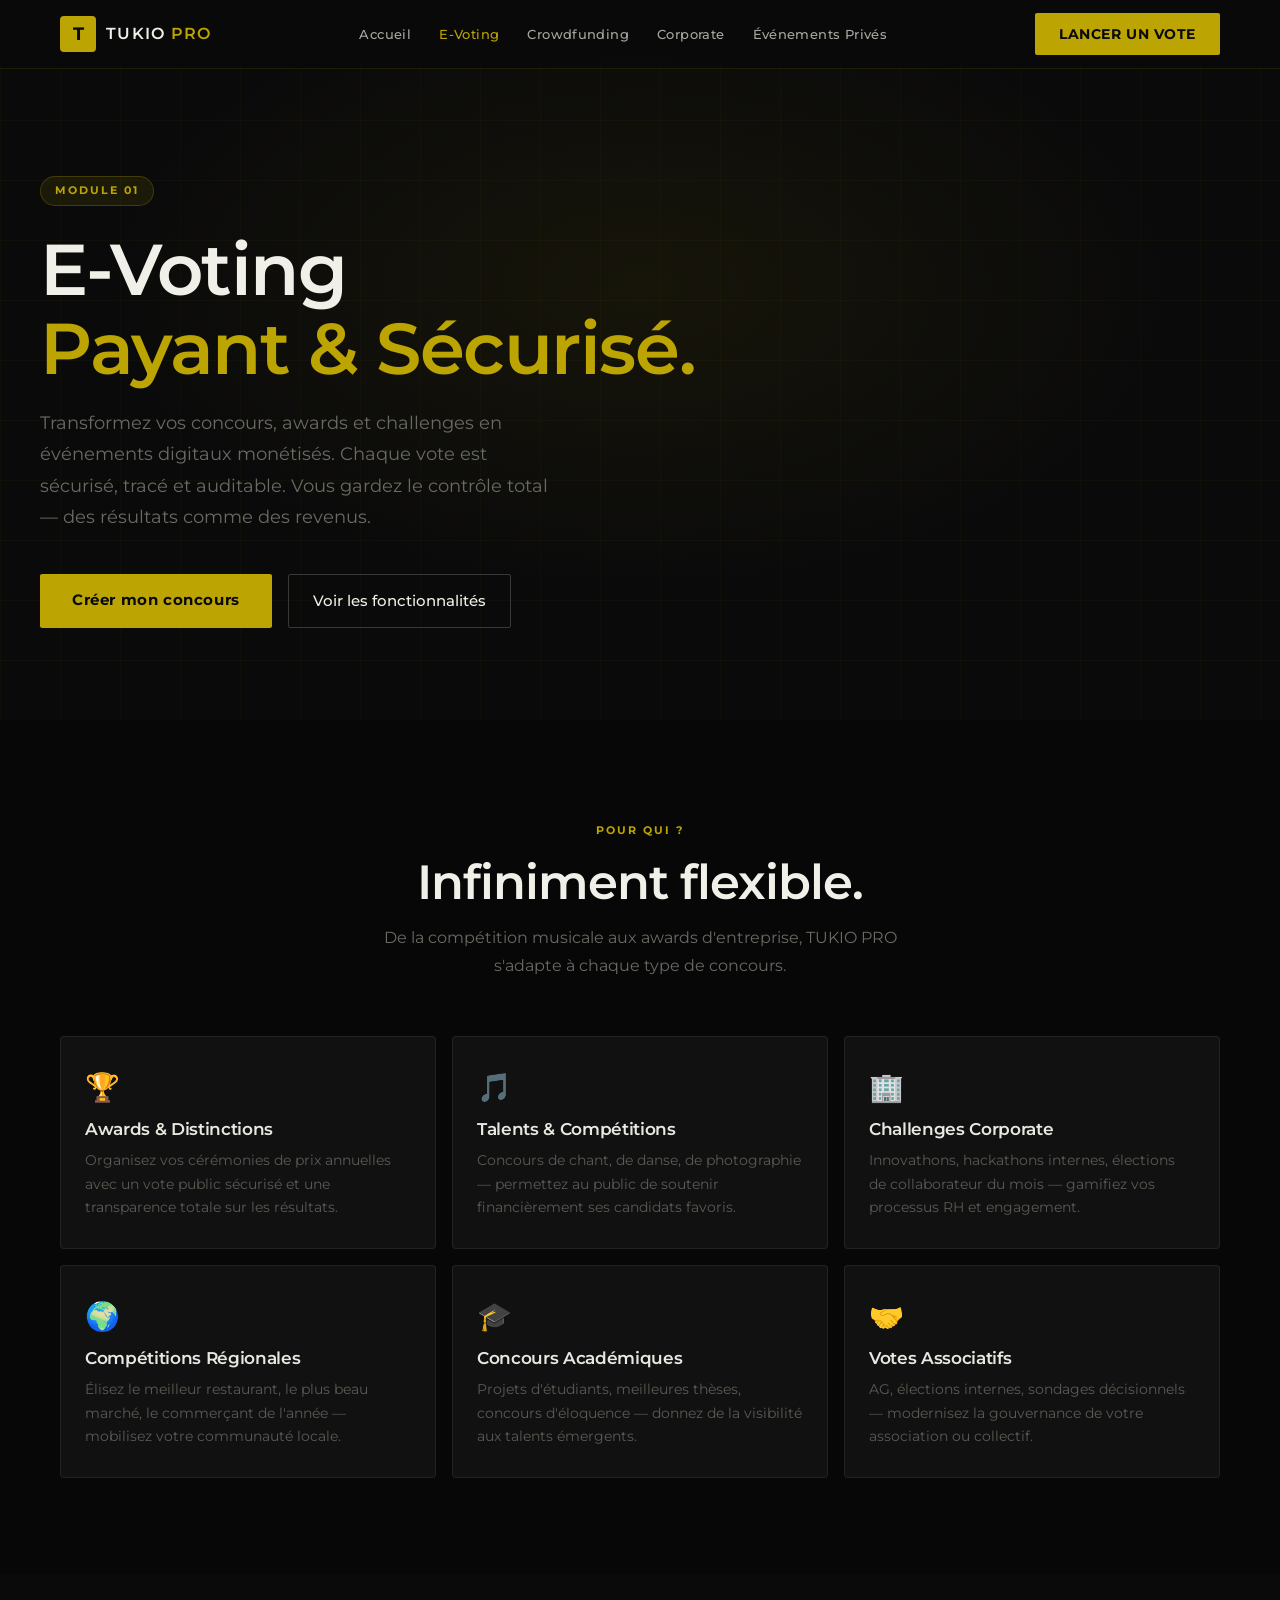
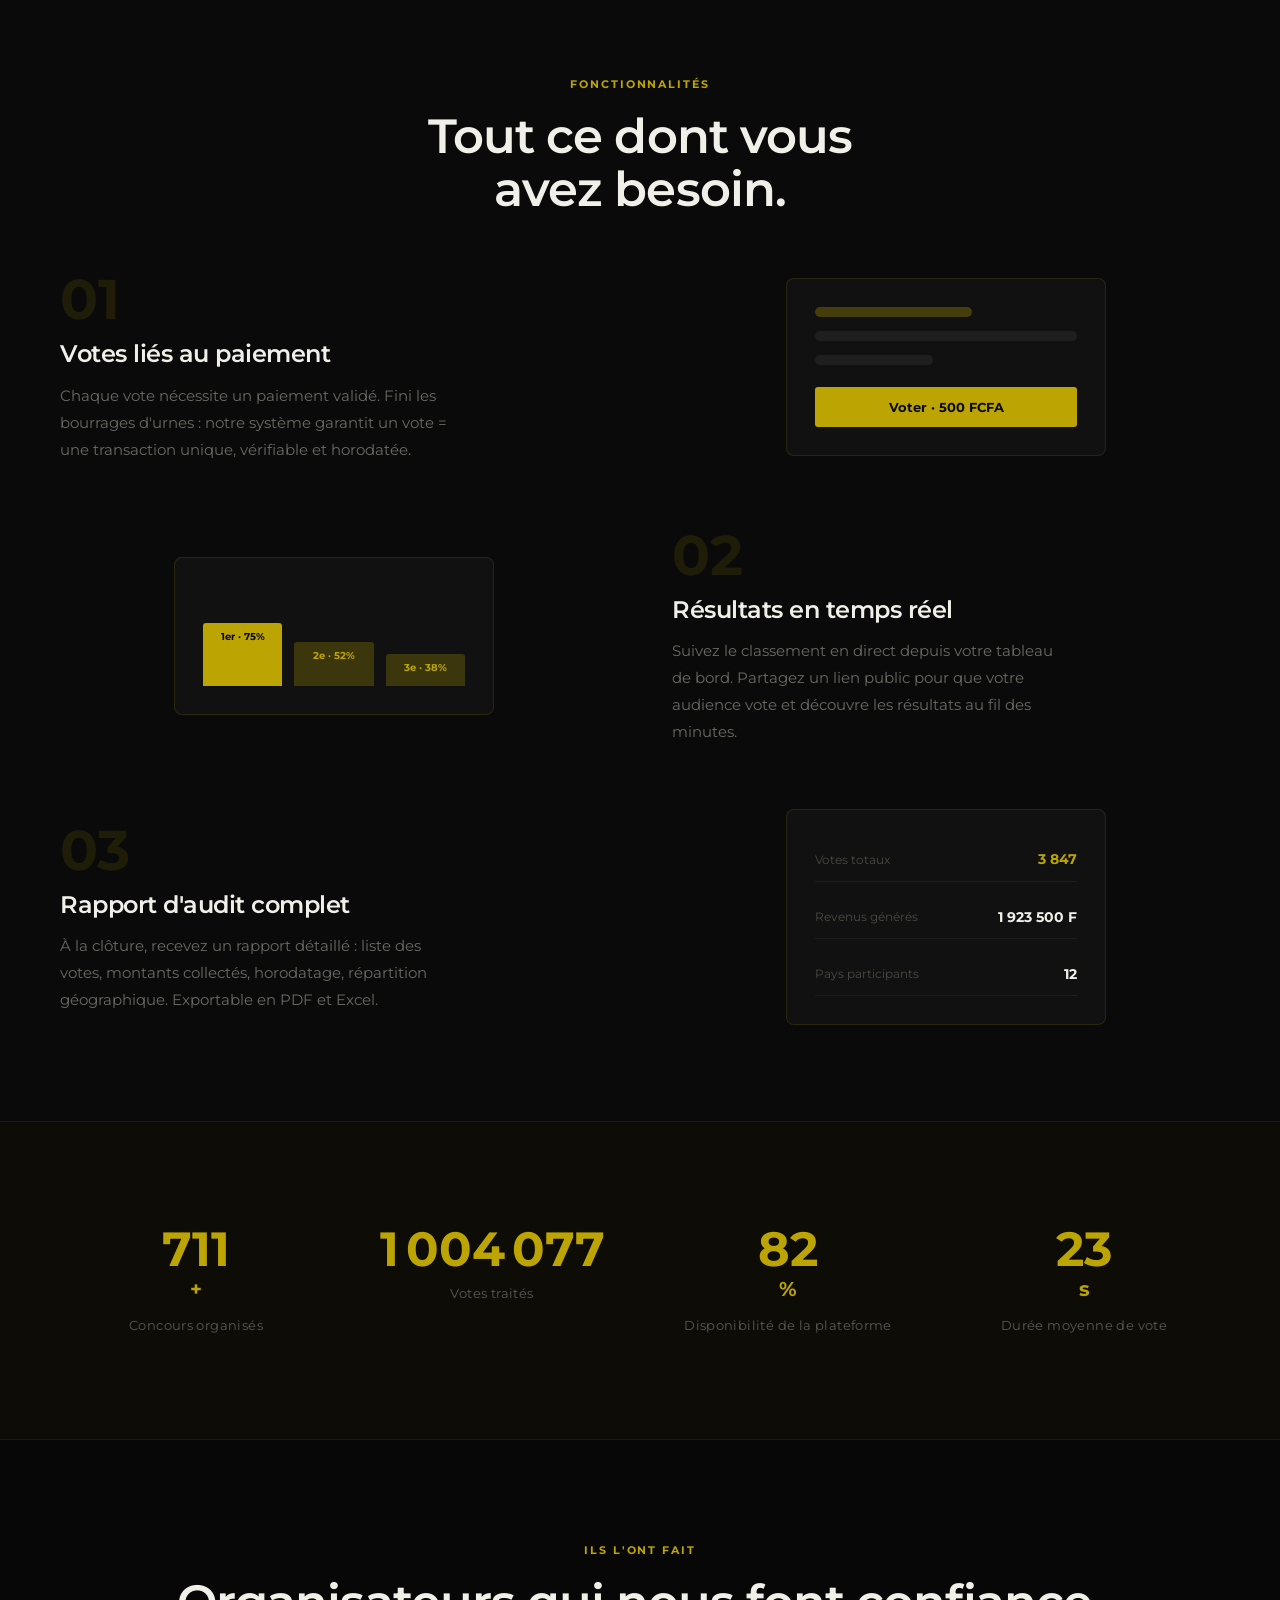
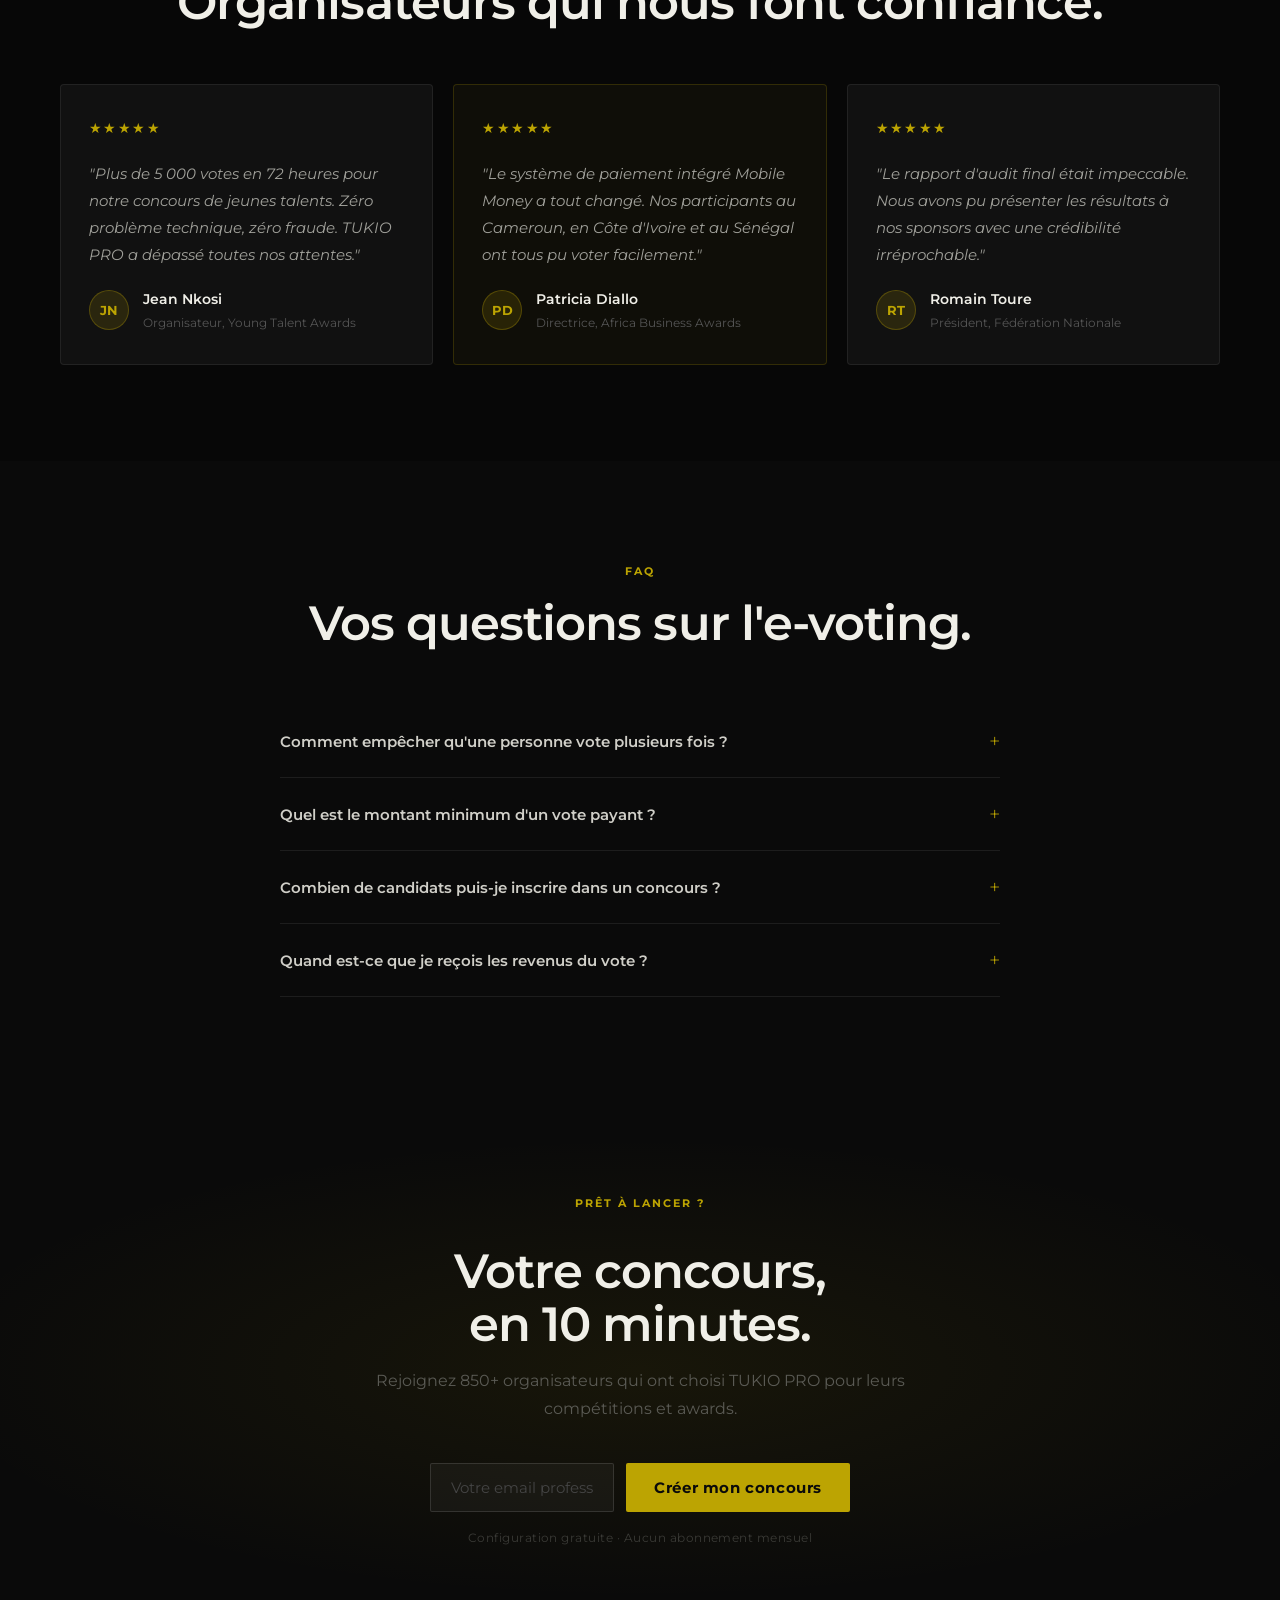
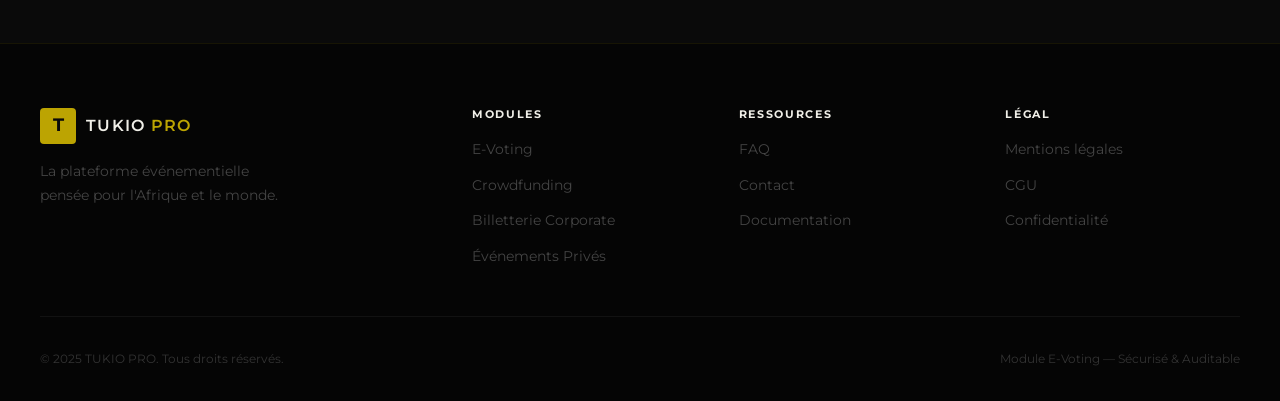
<file: e-voting/index.html>
<!doctype html>
<html lang="fr">
  <head>
    <meta charset="UTF-8" />
    <meta name="viewport" content="width=device-width, initial-scale=1.0" />
    <meta
      name="description"
      content="TUKIO PRO E-Voting — Organisez vos concours, awards et compétitions avec un système de vote payant sécurisé, transparent et monétisé."
    />
    <meta
      name="keywords"
      content="e-voting payant, concours en ligne, awards digitaux, vote sécurisé, compétitions, challenges"
    />
    <title>E-Voting Payant — TUKIO PRO</title>
    <link rel="preconnect" href="https://fonts.googleapis.com" />
    <link rel="preconnect" href="https://fonts.gstatic.com" crossorigin />
    <link
      href="https://fonts.googleapis.com/css2?family=Montserrat:wght@300;400;500;600;700&display=swap"
      rel="stylesheet"
    />
    <link rel="stylesheet" href="style.css" />
  </head>
  <body>
    <header class="navbar" role="banner">
      <nav class="nav-container" aria-label="Navigation principale">
        <a
          href="../index.html"
          class="nav-logo"
          aria-label="TUKIO PRO — Accueil"
        >
          <span class="logo-mark">T</span>
          <span class="logo-text">TUKIO <em>PRO</em></span>
        </a>
        <ul class="nav-links" role="list">
          <li><a href="../index.html" class="nav-link">Accueil</a></li>
          <li>
            <a
              href="../e-voting/index.html"
              class="nav-link active"
              aria-current="page"
              >E-Voting</a
            >
          </li>
          <li>
            <a href="../crowdfunding/index.html" class="nav-link"
              >Crowdfunding</a
            >
          </li>
          <li>
            <a href="../corporate-ticketing/index.html" class="nav-link"
              >Corporate</a
            >
          </li>
          <li>
            <a href="../private-ticketing/index.html" class="nav-link"
              >Événements Privés</a
            >
          </li>
        </ul>
        <div class="nav-actions">
          <a href="#contact" class="btn-primary">Lancer un vote</a>
          <button
            class="hamburger"
            aria-label="Ouvrir le menu"
            aria-expanded="false"
            aria-controls="mobile-menu"
          >
            <span class="hamburger-line"></span>
            <span class="hamburger-line"></span>
            <span class="hamburger-line"></span>
          </button>
        </div>
      </nav>
      <div class="mobile-menu" id="mobile-menu" aria-hidden="true">
        <ul class="mobile-nav-links" role="list">
          <li><a href="../index.html" class="mobile-nav-link">Accueil</a></li>
          <li>
            <a href="../e-voting/index.html" class="mobile-nav-link"
              >E-Voting</a
            >
          </li>
          <li>
            <a href="../crowdfunding/index.html" class="mobile-nav-link"
              >Crowdfunding</a
            >
          </li>
          <li>
            <a href="../corporate-ticketing/index.html" class="mobile-nav-link"
              >Corporate</a
            >
          </li>
          <li>
            <a href="../private-ticketing/index.html" class="mobile-nav-link"
              >Événements Privés</a
            >
          </li>
          <li>
            <a href="#contact" class="mobile-nav-link mobile-cta"
              >Lancer un vote</a
            >
          </li>
        </ul>
      </div>
    </header>

    <main id="main-content">
      <!-- HERO MODULE -->
      <section class="module-hero" aria-labelledby="hero-title">
        <div class="module-hero-bg"></div>
        <div class="module-hero-container">
          <div class="module-tag">Module 01</div>
          <h1 class="module-hero-title" id="hero-title">
            E-Voting<br />
            <span class="accent">Payant & Sécurisé.</span>
          </h1>
          <p class="module-hero-subtitle">
            Transformez vos concours, awards et challenges en événements
            digitaux monétisés. Chaque vote est sécurisé, tracé et auditable.
            Vous gardez le contrôle total — des résultats comme des revenus.
          </p>
          <div class="hero-actions">
            <a href="#contact" class="btn-hero-primary">Créer mon concours</a>
            <a href="#features" class="btn-hero-secondary"
              >Voir les fonctionnalités</a
            >
          </div>
        </div>
      </section>

      <!-- USECASES -->
      <section class="usecases" aria-labelledby="usecases-title">
        <div class="section-container">
          <div class="section-header">
            <span class="section-eyebrow">Pour qui ?</span>
            <h2 class="section-title" id="usecases-title">
              Infiniment flexible.
            </h2>
            <p class="section-desc">
              De la compétition musicale aux awards d'entreprise, TUKIO PRO
              s'adapte à chaque type de concours.
            </p>
          </div>
          <div class="usecases-grid">
            <div class="usecase-card reveal">
              <div class="usecase-icon" aria-hidden="true">🏆</div>
              <h3>Awards & Distinctions</h3>
              <p>
                Organisez vos cérémonies de prix annuelles avec un vote public
                sécurisé et une transparence totale sur les résultats.
              </p>
            </div>
            <div class="usecase-card reveal">
              <div class="usecase-icon" aria-hidden="true">🎵</div>
              <h3>Talents & Compétitions</h3>
              <p>
                Concours de chant, de danse, de photographie — permettez au
                public de soutenir financièrement ses candidats favoris.
              </p>
            </div>
            <div class="usecase-card reveal">
              <div class="usecase-icon" aria-hidden="true">🏢</div>
              <h3>Challenges Corporate</h3>
              <p>
                Innovathons, hackathons internes, élections de collaborateur du
                mois — gamifiez vos processus RH et engagement.
              </p>
            </div>
            <div class="usecase-card reveal">
              <div class="usecase-icon" aria-hidden="true">🌍</div>
              <h3>Compétitions Régionales</h3>
              <p>
                Élisez le meilleur restaurant, le plus beau marché, le
                commerçant de l'année — mobilisez votre communauté locale.
              </p>
            </div>
            <div class="usecase-card reveal">
              <div class="usecase-icon" aria-hidden="true">🎓</div>
              <h3>Concours Académiques</h3>
              <p>
                Projets d'étudiants, meilleures thèses, concours d'éloquence —
                donnez de la visibilité aux talents émergents.
              </p>
            </div>
            <div class="usecase-card reveal">
              <div class="usecase-icon" aria-hidden="true">🤝</div>
              <h3>Votes Associatifs</h3>
              <p>
                AG, élections internes, sondages décisionnels — modernisez la
                gouvernance de votre association ou collectif.
              </p>
            </div>
          </div>
        </div>
      </section>

      <!-- FEATURES -->
      <section class="features" id="features" aria-labelledby="features-title">
        <div class="section-container">
          <div class="section-header">
            <span class="section-eyebrow">Fonctionnalités</span>
            <h2 class="section-title" id="features-title">
              Tout ce dont vous<br />avez besoin.
            </h2>
          </div>
          <div class="features-list">
            <div class="feature-row reveal">
              <div class="feature-content">
                <span class="feature-number" aria-hidden="true">01</span>
                <h3 class="feature-title">Votes liés au paiement</h3>
                <p class="feature-desc">
                  Chaque vote nécessite un paiement validé. Fini les bourrages
                  d'urnes : notre système garantit un vote = une transaction
                  unique, vérifiable et horodatée.
                </p>
              </div>
              <div class="feature-visual" aria-hidden="true">
                <div class="feature-mock">
                  <div class="mock-line mock-line--gold"></div>
                  <div class="mock-line"></div>
                  <div class="mock-line mock-line--sm"></div>
                  <div class="mock-btn">Voter · 500 FCFA</div>
                </div>
              </div>
            </div>

            <div class="feature-row feature-row--reverse reveal">
              <div class="feature-content">
                <span class="feature-number" aria-hidden="true">02</span>
                <h3 class="feature-title">Résultats en temps réel</h3>
                <p class="feature-desc">
                  Suivez le classement en direct depuis votre tableau de bord.
                  Partagez un lien public pour que votre audience vote et
                  découvre les résultats au fil des minutes.
                </p>
              </div>
              <div class="feature-visual" aria-hidden="true">
                <div class="feature-mock">
                  <div class="mock-bar-chart">
                    <div class="mock-bar" style="height: 75%">
                      <span>1er · 75%</span>
                    </div>
                    <div
                      class="mock-bar mock-bar--secondary"
                      style="height: 52%"
                    >
                      <span>2e · 52%</span>
                    </div>
                    <div
                      class="mock-bar mock-bar--secondary"
                      style="height: 38%"
                    >
                      <span>3e · 38%</span>
                    </div>
                  </div>
                </div>
              </div>
            </div>

            <div class="feature-row reveal">
              <div class="feature-content">
                <span class="feature-number" aria-hidden="true">03</span>
                <h3 class="feature-title">Rapport d'audit complet</h3>
                <p class="feature-desc">
                  À la clôture, recevez un rapport détaillé : liste des votes,
                  montants collectés, horodatage, répartition géographique.
                  Exportable en PDF et Excel.
                </p>
              </div>
              <div class="feature-visual" aria-hidden="true">
                <div class="feature-mock">
                  <div class="mock-stat-row">
                    <span class="mock-label">Votes totaux</span>
                    <span class="mock-value mock-value--gold">3 847</span>
                  </div>
                  <div class="mock-stat-row">
                    <span class="mock-label">Revenus générés</span>
                    <span class="mock-value">1 923 500 F</span>
                  </div>
                  <div class="mock-stat-row">
                    <span class="mock-label">Pays participants</span>
                    <span class="mock-value">12</span>
                  </div>
                </div>
              </div>
            </div>
          </div>
        </div>
      </section>

      <!-- STATS -->
      <section class="stats-section" aria-label="Statistiques e-voting">
        <div class="stats-bg"></div>
        <div class="section-container">
          <div class="stats-grid" role="list">
            <div class="stat-card" role="listitem">
              <span class="stat-number" data-target="850">0</span
              ><span class="stat-suffix">+</span>
              <p class="stat-label">Concours organisés</p>
            </div>
            <div class="stat-card" role="listitem">
              <span class="stat-number" data-target="1200000">0</span>
              <p class="stat-label">Votes traités</p>
            </div>
            <div class="stat-card" role="listitem">
              <span class="stat-number" data-target="99">0</span
              ><span class="stat-suffix">%</span>
              <p class="stat-label">Disponibilité de la plateforme</p>
            </div>
            <div class="stat-card" role="listitem">
              <span class="stat-number" data-target="28">0</span
              ><span class="stat-suffix">s</span>
              <p class="stat-label">Durée moyenne de vote</p>
            </div>
          </div>
        </div>
      </section>

      <!-- TESTIMONIAL -->
      <section class="testimonials" aria-label="Témoignages e-voting">
        <div class="section-container">
          <div class="section-header">
            <span class="section-eyebrow">Ils l'ont fait</span>
            <h2 class="section-title">
              Organisateurs qui nous font confiance.
            </h2>
          </div>
          <div class="testimonials-grid">
            <blockquote class="testimonial-card reveal">
              <div class="testimonial-stars" aria-label="5 étoiles">★★★★★</div>
              <p class="testimonial-text">
                "Plus de 5 000 votes en 72 heures pour notre concours de jeunes
                talents. Zéro problème technique, zéro fraude. TUKIO PRO a
                dépassé toutes nos attentes."
              </p>
              <footer class="testimonial-author">
                <div class="author-avatar">JN</div>
                <div class="author-info">
                  <cite class="author-name">Jean Nkosi</cite>
                  <span class="author-role"
                    >Organisateur, Young Talent Awards</span
                  >
                </div>
              </footer>
            </blockquote>
            <blockquote
              class="testimonial-card testimonial-card--featured reveal"
            >
              <div class="testimonial-stars" aria-label="5 étoiles">★★★★★</div>
              <p class="testimonial-text">
                "Le système de paiement intégré Mobile Money a tout changé. Nos
                participants au Cameroun, en Côte d'Ivoire et au Sénégal ont
                tous pu voter facilement."
              </p>
              <footer class="testimonial-author">
                <div class="author-avatar">PD</div>
                <div class="author-info">
                  <cite class="author-name">Patricia Diallo</cite>
                  <span class="author-role"
                    >Directrice, Africa Business Awards</span
                  >
                </div>
              </footer>
            </blockquote>
            <blockquote class="testimonial-card reveal">
              <div class="testimonial-stars" aria-label="5 étoiles">★★★★★</div>
              <p class="testimonial-text">
                "Le rapport d'audit final était impeccable. Nous avons pu
                présenter les résultats à nos sponsors avec une crédibilité
                irréprochable."
              </p>
              <footer class="testimonial-author">
                <div class="author-avatar">RT</div>
                <div class="author-info">
                  <cite class="author-name">Romain Toure</cite>
                  <span class="author-role"
                    >Président, Fédération Nationale</span
                  >
                </div>
              </footer>
            </blockquote>
          </div>
        </div>
      </section>

      <!-- FAQ -->
      <section class="faq" aria-labelledby="faq-title">
        <div class="section-container">
          <div class="section-header">
            <span class="section-eyebrow">FAQ</span>
            <h2 class="section-title" id="faq-title">
              Vos questions sur l'e-voting.
            </h2>
          </div>
          <div class="faq-list">
            <div class="faq-item">
              <button
                class="faq-question"
                aria-expanded="false"
                aria-controls="faq-ev1"
              >
                Comment empêcher qu'une personne vote plusieurs fois ?
                <span class="faq-icon" aria-hidden="true">+</span>
              </button>
              <div class="faq-answer" id="faq-ev1" hidden>
                <p>
                  Chaque vote est conditionné à une transaction de paiement
                  unique. Le numéro de téléphone ou l'identifiant de paiement
                  est vérifié à chaque tentative. Un système de limite
                  configurable (1 à N votes par personne) est disponible selon
                  vos règles de concours.
                </p>
              </div>
            </div>
            <div class="faq-item">
              <button
                class="faq-question"
                aria-expanded="false"
                aria-controls="faq-ev2"
              >
                Quel est le montant minimum d'un vote payant ?
                <span class="faq-icon" aria-hidden="true">+</span>
              </button>
              <div class="faq-answer" id="faq-ev2" hidden>
                <p>
                  Vous définissez librement le prix du vote, à partir de 100
                  FCFA (ou équivalent devise). Vous pouvez également proposer
                  des packs de votes (ex : 5 votes pour 1 000 FCFA) pour
                  maximiser l'engagement et les revenus.
                </p>
              </div>
            </div>
            <div class="faq-item">
              <button
                class="faq-question"
                aria-expanded="false"
                aria-controls="faq-ev3"
              >
                Combien de candidats puis-je inscrire dans un concours ?
                <span class="faq-icon" aria-hidden="true">+</span>
              </button>
              <div class="faq-answer" id="faq-ev3" hidden>
                <p>
                  Il n'y a pas de limite au nombre de candidats. Que vous ayez 5
                  ou 500 participants, la plateforme gère tout avec la même
                  fluidité. Chaque profil de candidat est personnalisable avec
                  photo, bio et liens vers les réseaux sociaux.
                </p>
              </div>
            </div>
            <div class="faq-item">
              <button
                class="faq-question"
                aria-expanded="false"
                aria-controls="faq-ev4"
              >
                Quand est-ce que je reçois les revenus du vote ?
                <span class="faq-icon" aria-hidden="true">+</span>
              </button>
              <div class="faq-answer" id="faq-ev4" hidden>
                <p>
                  Les reversements sont effectués dans les 48 à 72h suivant la
                  clôture du concours, après déduction de notre commission. Un
                  relevé détaillé vous est transmis par email avec chaque
                  virement.
                </p>
              </div>
            </div>
          </div>
        </div>
      </section>

      <!-- CTA -->
      <section class="cta-section" id="contact" aria-labelledby="cta-title">
        <div class="cta-bg"></div>
        <div class="section-container">
          <div class="cta-content">
            <span class="section-eyebrow section-eyebrow--gold"
              >Prêt à lancer ?</span
            >
            <h2 class="cta-title" id="cta-title">
              Votre concours,<br />en 10 minutes.
            </h2>
            <p class="cta-desc">
              Rejoignez 850+ organisateurs qui ont choisi TUKIO PRO pour leurs
              compétitions et awards.
            </p>
            <div
              class="cta-form"
              role="form"
              aria-label="Formulaire de contact e-voting"
            >
              <label for="cta-email" class="sr-only"
                >Votre email professionnel</label
              >
              <input
                type="email"
                id="cta-email"
                name="email"
                placeholder="Votre email professionnel"
                class="cta-input"
                autocomplete="email"
              />
              <button type="submit" class="cta-submit">
                Créer mon concours
              </button>
            </div>
            <p class="cta-note">
              Configuration gratuite · Aucun abonnement mensuel
            </p>
          </div>
        </div>
      </section>
    </main>

    <footer class="footer" role="contentinfo">
      <div class="footer-container">
        <div class="footer-brand">
          <a href="../index.html" class="footer-logo">
            <span class="logo-mark">T</span>
            <span class="logo-text">TUKIO <em>PRO</em></span>
          </a>
          <p class="footer-tagline">
            La plateforme événementielle<br />pensée pour l'Afrique et le monde.
          </p>
        </div>
        <nav class="footer-nav" aria-label="Footer">
          <div class="footer-col">
            <h3 class="footer-col-title">Modules</h3>
            <ul role="list">
              <li>
                <a href="../e-voting/index.html" class="footer-link"
                  >E-Voting</a
                >
              </li>
              <li>
                <a href="../crowdfunding/index.html" class="footer-link"
                  >Crowdfunding</a
                >
              </li>
              <li>
                <a href="../corporate-ticketing/index.html" class="footer-link"
                  >Billetterie Corporate</a
                >
              </li>
              <li>
                <a href="../private-ticketing/index.html" class="footer-link"
                  >Événements Privés</a
                >
              </li>
            </ul>
          </div>
          <div class="footer-col">
            <h3 class="footer-col-title">Ressources</h3>
            <ul role="list">
              <li><a href="#" class="footer-link">FAQ</a></li>
              <li><a href="#contact" class="footer-link">Contact</a></li>
              <li><a href="#" class="footer-link">Documentation</a></li>
            </ul>
          </div>
          <div class="footer-col">
            <h3 class="footer-col-title">Légal</h3>
            <ul role="list">
              <li><a href="#" class="footer-link">Mentions légales</a></li>
              <li><a href="#" class="footer-link">CGU</a></li>
              <li><a href="#" class="footer-link">Confidentialité</a></li>
            </ul>
          </div>
        </nav>
      </div>
      <div class="footer-bottom">
        <p>© 2025 TUKIO PRO. Tous droits réservés.</p>
        <p>Module E-Voting — Sécurisé & Auditable</p>
      </div>
    </footer>

    <script src="script.js"></script>
  </body>
</html>
</file>
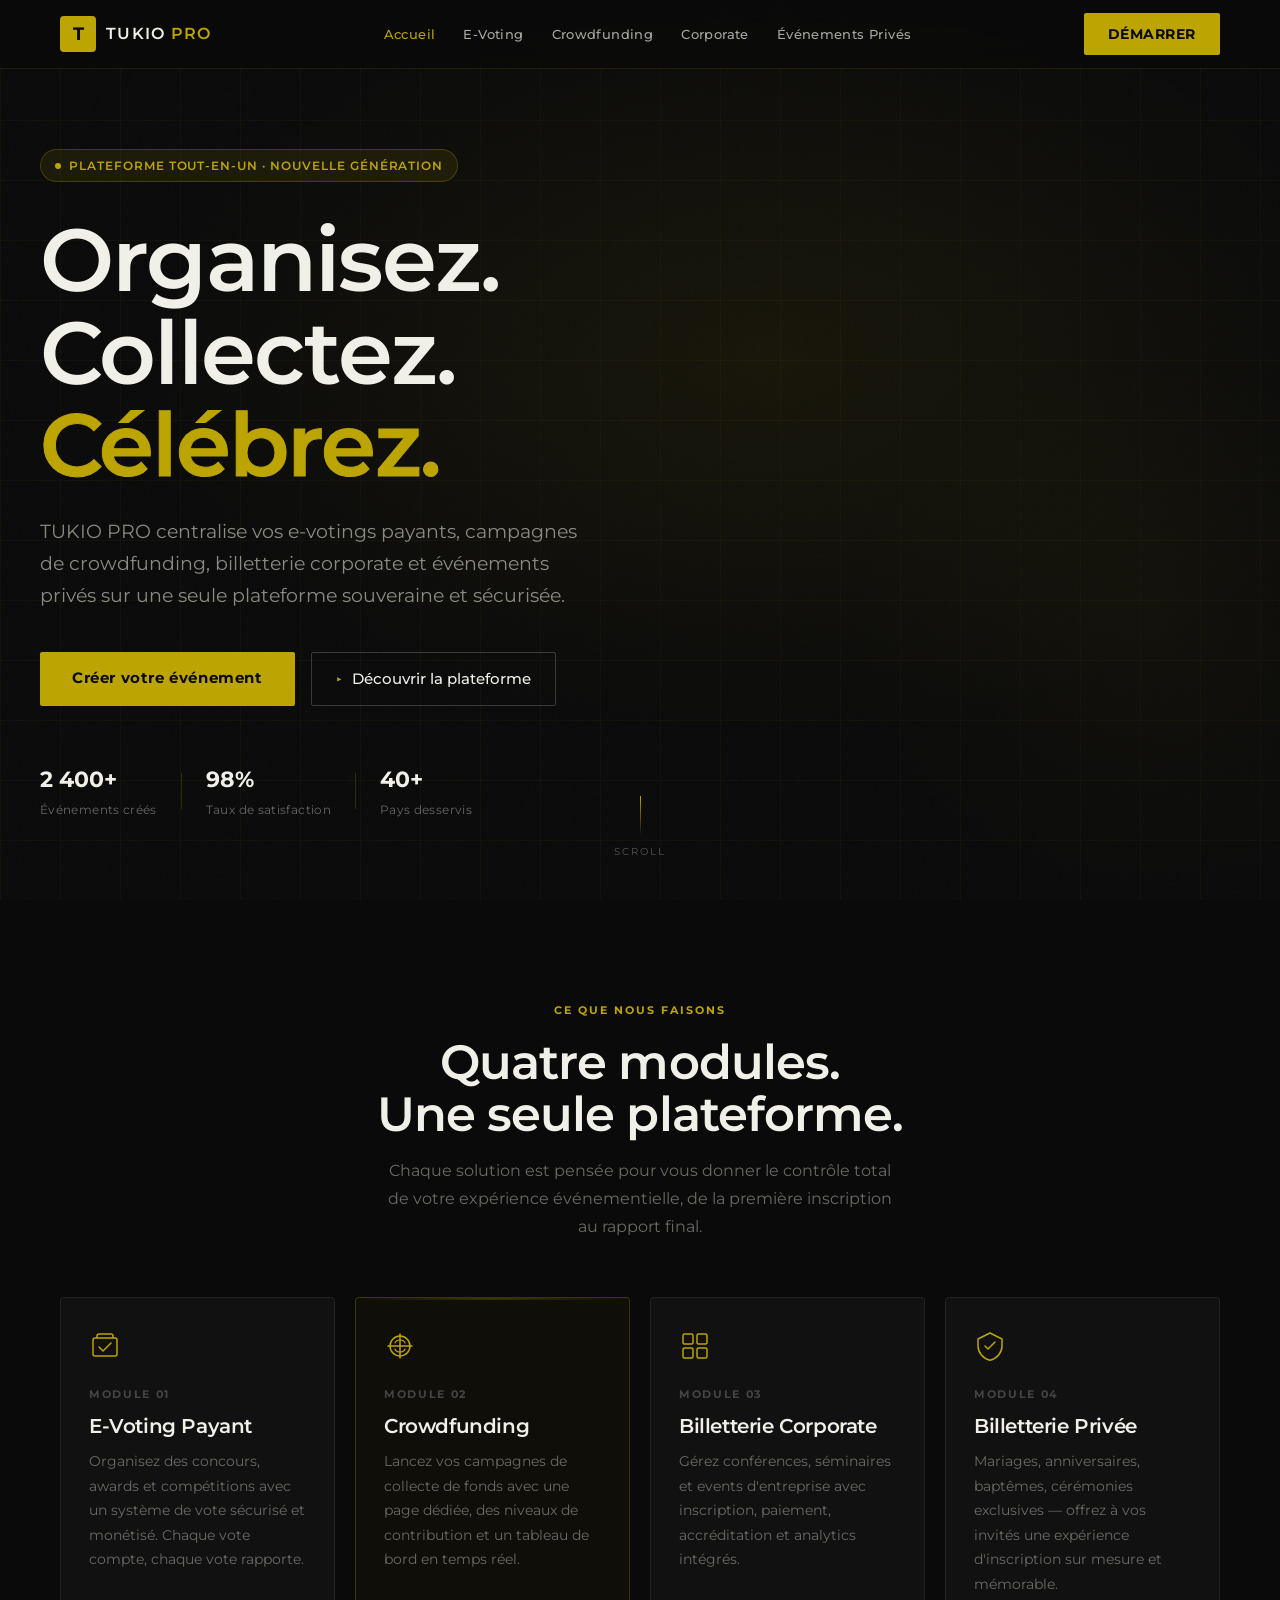
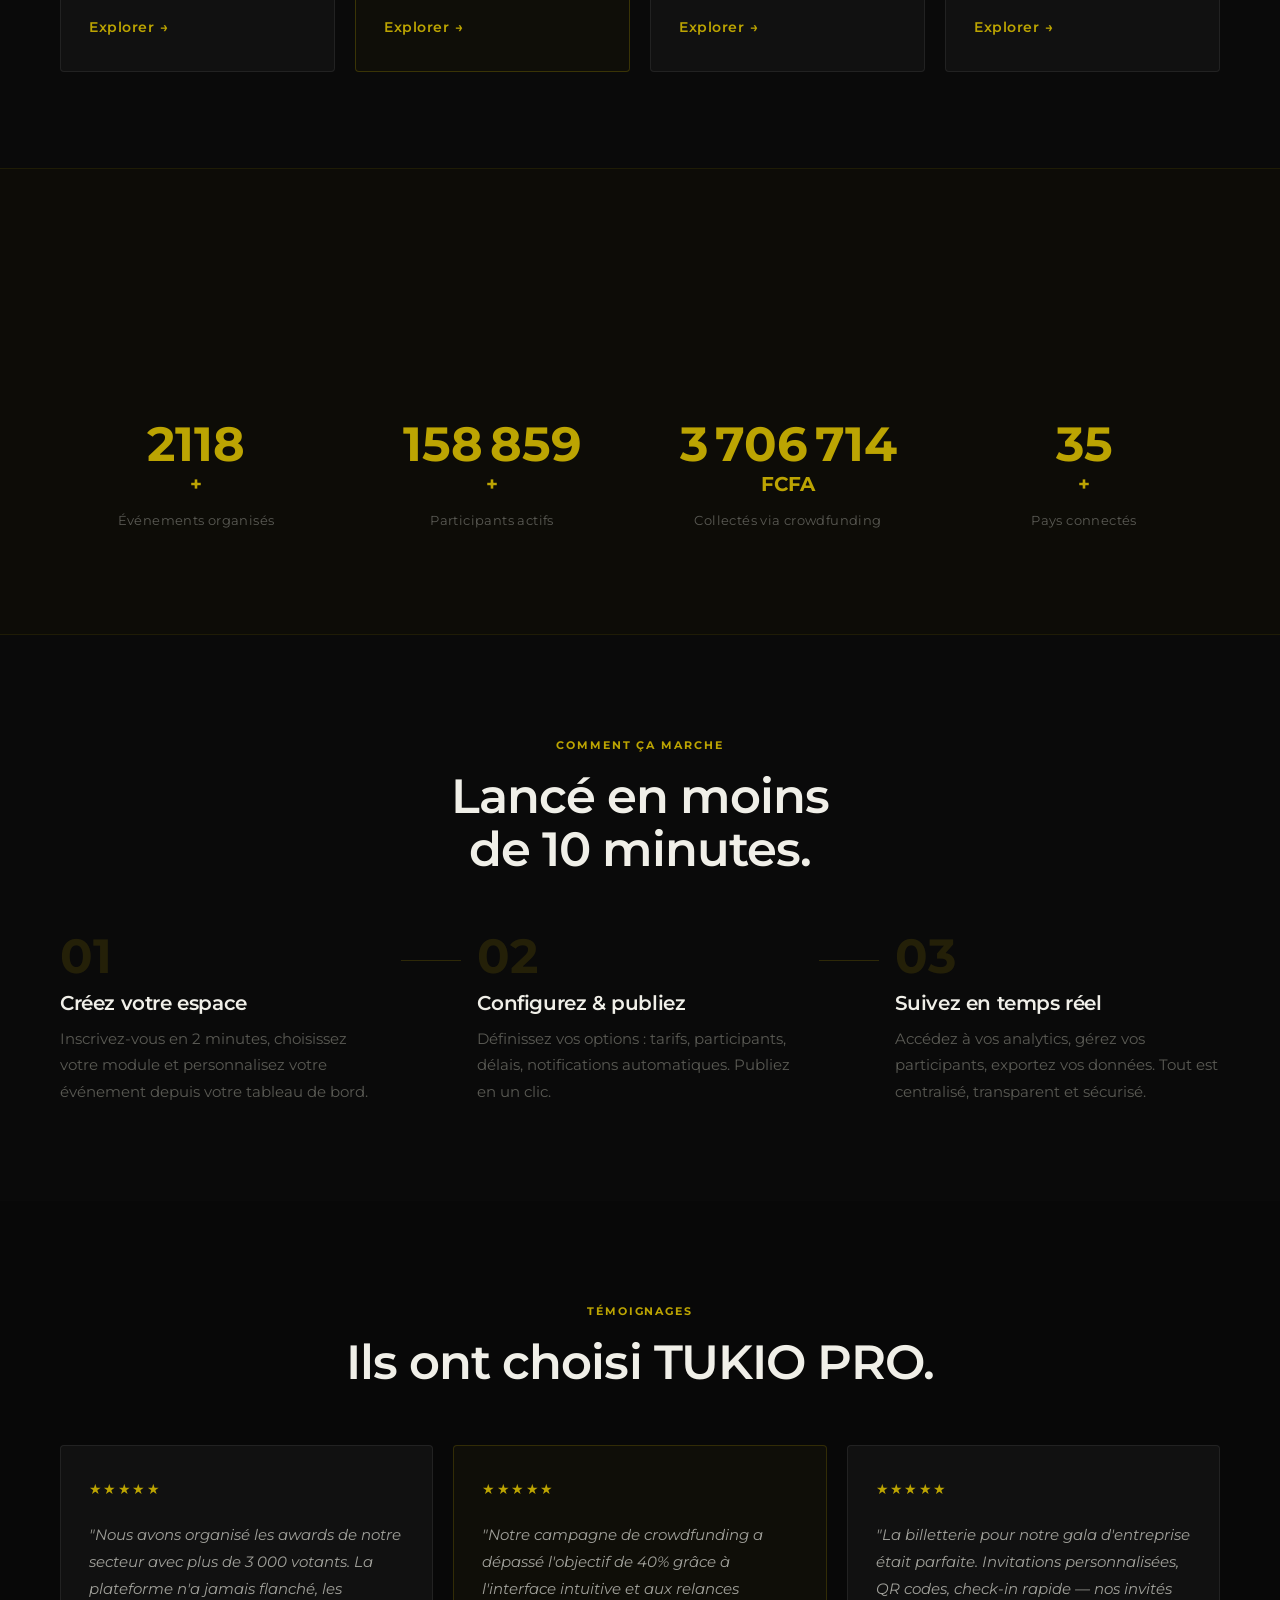
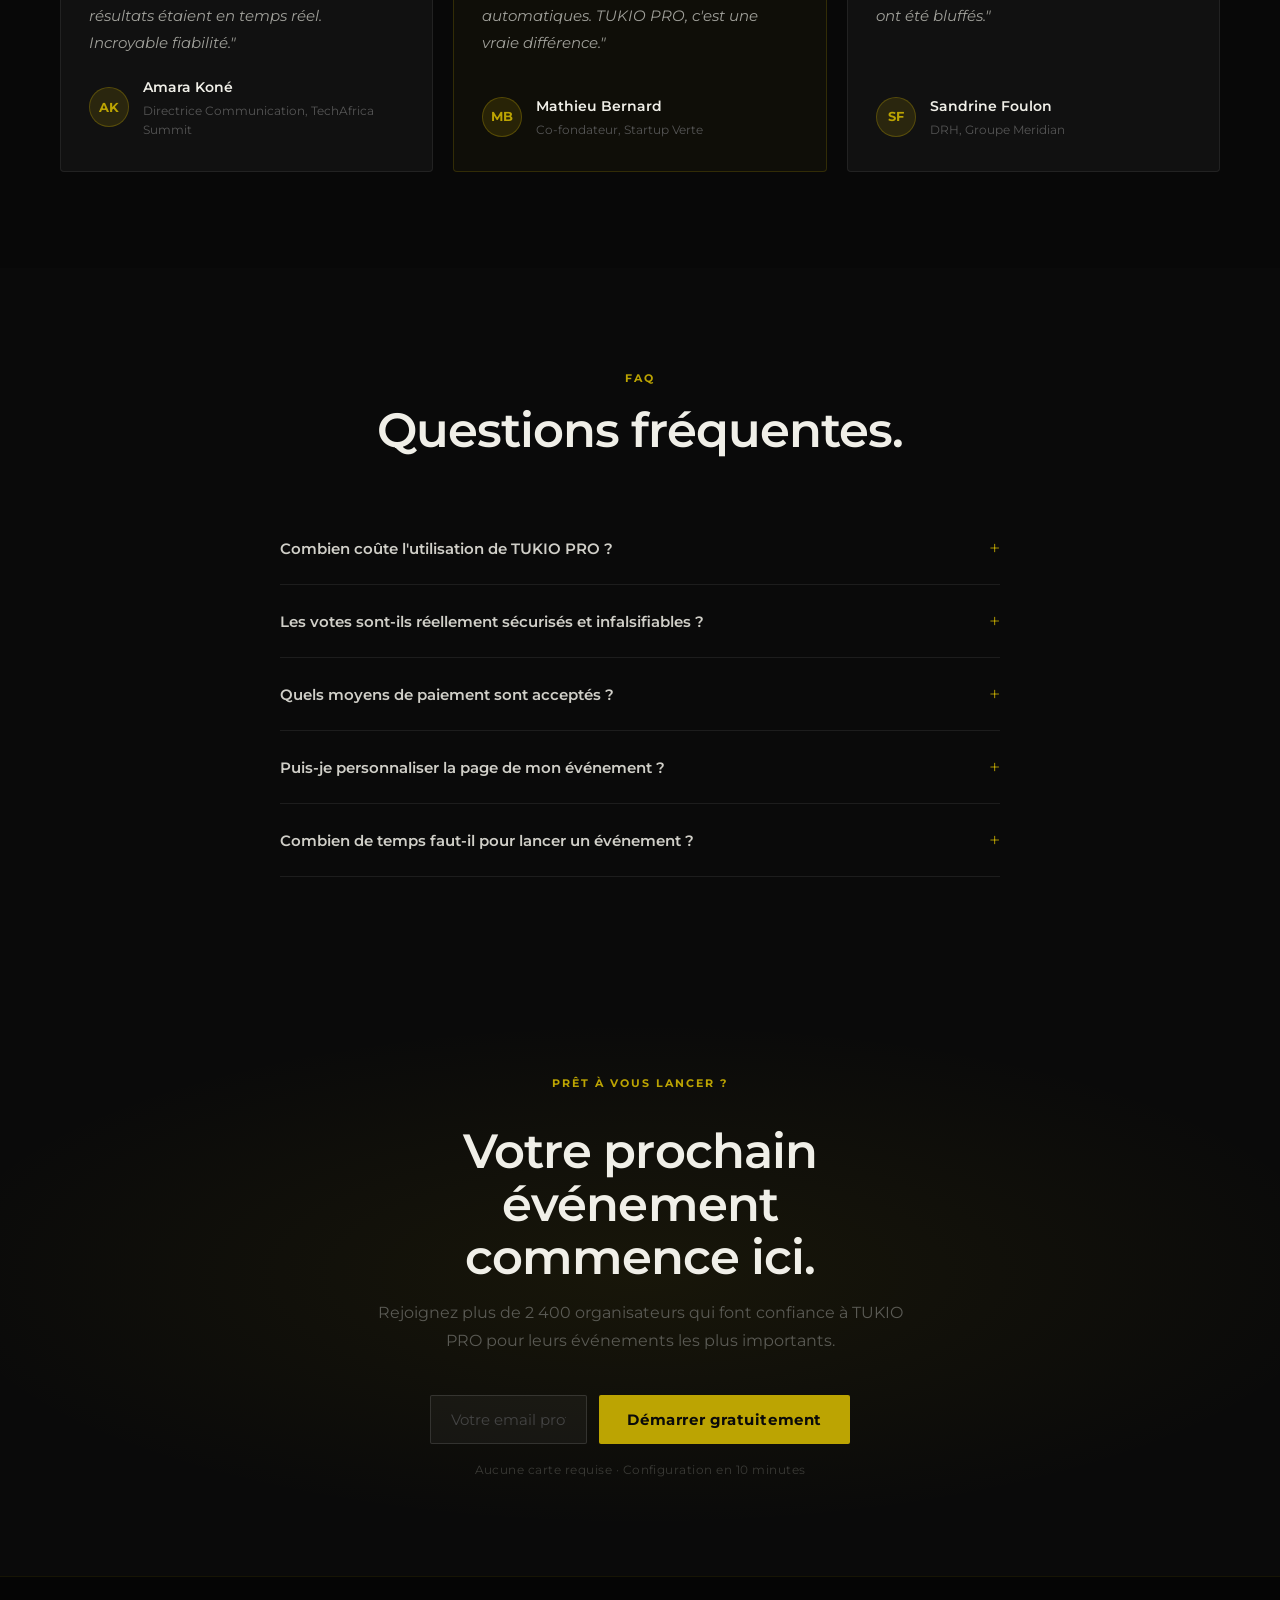
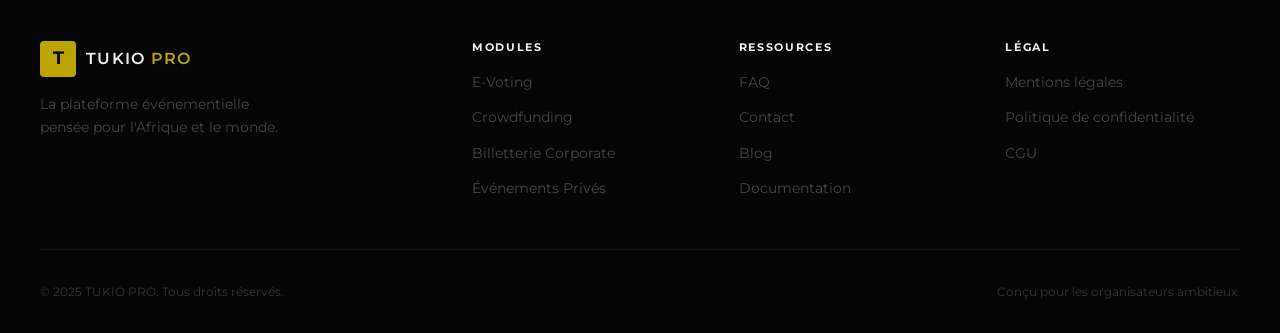
<file: home/index.html>
<!DOCTYPE html>
<html lang="fr">
<head>
  <meta charset="UTF-8">
  <meta name="viewport" content="width=device-width, initial-scale=1.0">
  <meta name="description" content="TUKIO PRO — La plateforme digitale premium pour vos e-votings, crowdfunding, billetterie corporate et événements privés. Organisez, collectez, célébrez.">
  <meta name="keywords" content="e-voting, crowdfunding, billetterie corporate, billetterie événement, concours, awards, plateforme événementielle">
  <meta property="og:title" content="TUKIO PRO — Plateforme Événementielle Premium">
  <meta property="og:description" content="Centralisez vos e-votings payants, collectes de fonds, billetterie corporate et événements privés sur une seule plateforme.">
  <meta property="og:type" content="website">
  <title>TUKIO PRO — Plateforme Événementielle & E-Voting Premium</title>
  <link rel="preconnect" href="https://fonts.googleapis.com">
  <link rel="preconnect" href="https://fonts.gstatic.com" crossorigin>
  <link href="https://fonts.googleapis.com/css2?family=Montserrat:wght@300;400;500;600;700&display=swap" rel="stylesheet">
  <link rel="stylesheet" href="style.css">
</head>
<body>

  <!-- ===== NAVIGATION ===== -->
  <header class="navbar" role="banner">
    <nav class="nav-container" aria-label="Navigation principale">
      <a href="../home/index.html" class="nav-logo" aria-label="TUKIO PRO — Accueil">
        <span class="logo-mark">T</span>
        <span class="logo-text">TUKIO <em>PRO</em></span>
      </a>

      <ul class="nav-links" role="list">
        <li><a href="../home/index.html" class="nav-link active" aria-current="page">Accueil</a></li>
        <li><a href="../e-voting/index.html" class="nav-link">E-Voting</a></li>
        <li><a href="../crowdfunding/index.html" class="nav-link">Crowdfunding</a></li>
        <li><a href="../corporate-ticketing/index.html" class="nav-link">Corporate</a></li>
        <li><a href="../private-ticketing/index.html" class="nav-link">Événements Privés</a></li>
      </ul>

      <div class="nav-actions">
        <a href="#contact" class="btn-primary" aria-label="Démarrer gratuitement">Démarrer</a>
        <button class="hamburger" aria-label="Ouvrir le menu" aria-expanded="false" aria-controls="mobile-menu">
          <span class="hamburger-line"></span>
          <span class="hamburger-line"></span>
          <span class="hamburger-line"></span>
        </button>
      </div>
    </nav>

    <!-- Menu mobile -->
    <div class="mobile-menu" id="mobile-menu" aria-hidden="true" role="dialog" aria-label="Menu mobile">
      <ul class="mobile-nav-links" role="list">
        <li><a href="../home/index.html" class="mobile-nav-link">Accueil</a></li>
        <li><a href="../e-voting/index.html" class="mobile-nav-link">E-Voting</a></li>
        <li><a href="../crowdfunding/index.html" class="mobile-nav-link">Crowdfunding</a></li>
        <li><a href="../corporate-ticketing/index.html" class="mobile-nav-link">Corporate</a></li>
        <li><a href="../private-ticketing/index.html" class="mobile-nav-link">Événements Privés</a></li>
        <li><a href="#contact" class="mobile-nav-link mobile-cta">Démarrer gratuitement</a></li>
      </ul>
    </div>
  </header>

  <main id="main-content">

    <!-- ===== HERO ===== -->
    <section class="hero" aria-labelledby="hero-title">
      <div class="hero-bg">
        <div class="hero-grain"></div>
        <div class="hero-grid"></div>
      </div>
      <div class="hero-container">
        <div class="hero-badge" aria-label="Nouveauté">
          <span class="badge-dot" aria-hidden="true"></span>
          Plateforme tout-en-un · Nouvelle génération
        </div>
        <h1 class="hero-title" id="hero-title">
          Organisez.<br>
          Collectez.<br>
          <span class="hero-title-accent">Célébrez.</span>
        </h1>
        <p class="hero-subtitle">
          TUKIO PRO centralise vos e-votings payants, campagnes de crowdfunding, billetterie corporate et événements privés sur une seule plateforme souveraine et sécurisée.
        </p>
        <div class="hero-actions">
          <a href="#contact" class="btn-hero-primary">Créer votre événement</a>
          <a href="#services" class="btn-hero-secondary">
            <span class="btn-play" aria-hidden="true">▶</span>
            Découvrir la plateforme
          </a>
        </div>
        <div class="hero-trust" aria-label="Indicateurs de confiance">
          <div class="trust-item">
            <strong>2 400+</strong>
            <span>Événements créés</span>
          </div>
          <div class="trust-divider" aria-hidden="true"></div>
          <div class="trust-item">
            <strong>98%</strong>
            <span>Taux de satisfaction</span>
          </div>
          <div class="trust-divider" aria-hidden="true"></div>
          <div class="trust-item">
            <strong>40+</strong>
            <span>Pays desservis</span>
          </div>
        </div>
      </div>
      <div class="hero-scroll-hint" aria-hidden="true">
        <span class="scroll-line"></span>
        <span class="scroll-label">Scroll</span>
      </div>
    </section>

    <!-- ===== SERVICES ===== -->
    <section class="services" id="services" aria-labelledby="services-title">
      <div class="section-container">
        <div class="section-header">
          <span class="section-eyebrow">Ce que nous faisons</span>
          <h2 class="section-title" id="services-title">Quatre modules.<br>Une seule plateforme.</h2>
          <p class="section-desc">Chaque solution est pensée pour vous donner le contrôle total de votre expérience événementielle, de la première inscription au rapport final.</p>
        </div>

        <div class="services-grid">

          <article class="service-card" aria-labelledby="service-evoting">
            <div class="service-icon" aria-hidden="true">
              <svg width="32" height="32" viewBox="0 0 32 32" fill="none" aria-hidden="true">
                <rect x="4" y="8" width="24" height="18" rx="2" stroke="currentColor" stroke-width="1.5"/>
                <path d="M10 17l4 4 8-8" stroke="currentColor" stroke-width="1.5" stroke-linecap="round" stroke-linejoin="round"/>
                <path d="M8 8V6a2 2 0 0 1 2-2h12a2 2 0 0 1 2 2v2" stroke="currentColor" stroke-width="1.5"/>
              </svg>
            </div>
            <span class="service-tag">Module 01</span>
            <h3 class="service-title" id="service-evoting">E-Voting Payant</h3>
            <p class="service-desc">Organisez des concours, awards et compétitions avec un système de vote sécurisé et monétisé. Chaque vote compte, chaque vote rapporte.</p>
            <a href="../e-voting/index.html" class="service-link" aria-label="Découvrir le module E-Voting">
              Explorer <span aria-hidden="true">→</span>
            </a>
          </article>

          <article class="service-card service-card--featured" aria-labelledby="service-crowd">
            <div class="service-icon" aria-hidden="true">
              <svg width="32" height="32" viewBox="0 0 32 32" fill="none" aria-hidden="true">
                <path d="M16 4v24M4 16h24" stroke="currentColor" stroke-width="1.5" stroke-linecap="round"/>
                <circle cx="16" cy="16" r="10" stroke="currentColor" stroke-width="1.5"/>
                <path d="M11 13s1-3 5-3 5 3 5 3M11 19s1 3 5 3 5-3 5-3" stroke="currentColor" stroke-width="1.2" stroke-linecap="round"/>
              </svg>
            </div>
            <span class="service-tag">Module 02</span>
            <h3 class="service-title" id="service-crowd">Crowdfunding</h3>
            <p class="service-desc">Lancez vos campagnes de collecte de fonds avec une page dédiée, des niveaux de contribution et un tableau de bord en temps réel.</p>
            <a href="../crowdfunding/index.html" class="service-link" aria-label="Découvrir le module Crowdfunding">
              Explorer <span aria-hidden="true">→</span>
            </a>
          </article>

          <article class="service-card" aria-labelledby="service-corporate">
            <div class="service-icon" aria-hidden="true">
              <svg width="32" height="32" viewBox="0 0 32 32" fill="none" aria-hidden="true">
                <rect x="4" y="4" width="10" height="10" rx="1.5" stroke="currentColor" stroke-width="1.5"/>
                <rect x="18" y="4" width="10" height="10" rx="1.5" stroke="currentColor" stroke-width="1.5"/>
                <rect x="4" y="18" width="10" height="10" rx="1.5" stroke="currentColor" stroke-width="1.5"/>
                <rect x="18" y="18" width="10" height="10" rx="1.5" stroke="currentColor" stroke-width="1.5"/>
              </svg>
            </div>
            <span class="service-tag">Module 03</span>
            <h3 class="service-title" id="service-corporate">Billetterie Corporate</h3>
            <p class="service-desc">Gérez conférences, séminaires et events d'entreprise avec inscription, paiement, accréditation et analytics intégrés.</p>
            <a href="../corporate-ticketing/index.html" class="service-link" aria-label="Découvrir la Billetterie Corporate">
              Explorer <span aria-hidden="true">→</span>
            </a>
          </article>

          <article class="service-card" aria-labelledby="service-private">
            <div class="service-icon" aria-hidden="true">
              <svg width="32" height="32" viewBox="0 0 32 32" fill="none" aria-hidden="true">
                <path d="M16 3L4 9v7c0 6.6 5.1 12.7 12 14.2C23 28.7 28 22.6 28 16V9L16 3z" stroke="currentColor" stroke-width="1.5" stroke-linejoin="round"/>
                <path d="M11 16l3 3 7-7" stroke="currentColor" stroke-width="1.5" stroke-linecap="round" stroke-linejoin="round"/>
              </svg>
            </div>
            <span class="service-tag">Module 04</span>
            <h3 class="service-title" id="service-private">Billetterie Privée</h3>
            <p class="service-desc">Mariages, anniversaires, baptêmes, cérémonies exclusives — offrez à vos invités une expérience d'inscription sur mesure et mémorable.</p>
            <a href="../private-ticketing/index.html" class="service-link" aria-label="Découvrir la Billetterie Privée">
              Explorer <span aria-hidden="true">→</span>
            </a>
          </article>

        </div>
      </div>
    </section>

    <!-- ===== STATS ===== -->
    <section class="stats-section" aria-labelledby="stats-title">
      <div class="stats-bg" aria-hidden="true"></div>
      <div class="section-container">
        <div class="section-header section-header--light">
          <span class="section-eyebrow section-eyebrow--gold">En chiffres</span>
          <h2 class="section-title section-title--white" id="stats-title">Des résultats qui parlent.</h2>
        </div>
        <div class="stats-grid" role="list">
          <div class="stat-card" role="listitem">
            <span class="stat-number" data-target="2400">0</span>
            <span class="stat-suffix">+</span>
            <p class="stat-label">Événements organisés</p>
          </div>
          <div class="stat-card" role="listitem">
            <span class="stat-number" data-target="180000">0</span>
            <span class="stat-suffix">+</span>
            <p class="stat-label">Participants actifs</p>
          </div>
          <div class="stat-card" role="listitem">
            <span class="stat-number" data-target="4200000">0</span>
            <span class="stat-suffix"> FCFA</span>
            <p class="stat-label">Collectés via crowdfunding</p>
          </div>
          <div class="stat-card" role="listitem">
            <span class="stat-number" data-target="40">0</span>
            <span class="stat-suffix">+</span>
            <p class="stat-label">Pays connectés</p>
          </div>
        </div>
      </div>
    </section>

    <!-- ===== HOW IT WORKS ===== -->
    <section class="how-it-works" id="how" aria-labelledby="how-title">
      <div class="section-container">
        <div class="section-header">
          <span class="section-eyebrow">Comment ça marche</span>
          <h2 class="section-title" id="how-title">Lancé en moins<br>de 10 minutes.</h2>
        </div>
        <div class="steps-grid">
          <div class="step-item">
            <div class="step-number" aria-hidden="true">01</div>
            <h3 class="step-title">Créez votre espace</h3>
            <p class="step-desc">Inscrivez-vous en 2 minutes, choisissez votre module et personnalisez votre événement depuis votre tableau de bord.</p>
          </div>
          <div class="step-connector" aria-hidden="true"></div>
          <div class="step-item">
            <div class="step-number" aria-hidden="true">02</div>
            <h3 class="step-title">Configurez & publiez</h3>
            <p class="step-desc">Définissez vos options : tarifs, participants, délais, notifications automatiques. Publiez en un clic.</p>
          </div>
          <div class="step-connector" aria-hidden="true"></div>
          <div class="step-item">
            <div class="step-number" aria-hidden="true">03</div>
            <h3 class="step-title">Suivez en temps réel</h3>
            <p class="step-desc">Accédez à vos analytics, gérez vos participants, exportez vos données. Tout est centralisé, transparent et sécurisé.</p>
          </div>
        </div>
      </div>
    </section>

    <!-- ===== TESTIMONIALS ===== -->
    <section class="testimonials" id="testimonials" aria-labelledby="testimonials-title">
      <div class="section-container">
        <div class="section-header">
          <span class="section-eyebrow">Témoignages</span>
          <h2 class="section-title" id="testimonials-title">Ils ont choisi TUKIO PRO.</h2>
        </div>
        <div class="testimonials-grid" role="list">

          <blockquote class="testimonial-card" role="listitem">
            <div class="testimonial-stars" aria-label="5 étoiles sur 5">
              <span aria-hidden="true">★★★★★</span>
            </div>
            <p class="testimonial-text">
              "Nous avons organisé les awards de notre secteur avec plus de 3 000 votants. La plateforme n'a jamais flanché, les résultats étaient en temps réel. Incroyable fiabilité."
            </p>
            <footer class="testimonial-author">
              <div class="author-avatar" aria-hidden="true">AK</div>
              <div class="author-info">
                <cite class="author-name">Amara Koné</cite>
                <span class="author-role">Directrice Communication, TechAfrica Summit</span>
              </div>
            </footer>
          </blockquote>

          <blockquote class="testimonial-card testimonial-card--featured" role="listitem">
            <div class="testimonial-stars" aria-label="5 étoiles sur 5">
              <span aria-hidden="true">★★★★★</span>
            </div>
            <p class="testimonial-text">
              "Notre campagne de crowdfunding a dépassé l'objectif de 40% grâce à l'interface intuitive et aux relances automatiques. TUKIO PRO, c'est une vraie différence."
            </p>
            <footer class="testimonial-author">
              <div class="author-avatar" aria-hidden="true">MB</div>
              <div class="author-info">
                <cite class="author-name">Mathieu Bernard</cite>
                <span class="author-role">Co-fondateur, Startup Verte</span>
              </div>
            </footer>
          </blockquote>

          <blockquote class="testimonial-card" role="listitem">
            <div class="testimonial-stars" aria-label="5 étoiles sur 5">
              <span aria-hidden="true">★★★★★</span>
            </div>
            <p class="testimonial-text">
              "La billetterie pour notre gala d'entreprise était parfaite. Invitations personnalisées, QR codes, check-in rapide — nos invités ont été bluffés."
            </p>
            <footer class="testimonial-author">
              <div class="author-avatar" aria-hidden="true">SF</div>
              <div class="author-info">
                <cite class="author-name">Sandrine Foulon</cite>
                <span class="author-role">DRH, Groupe Meridian</span>
              </div>
            </footer>
          </blockquote>

        </div>
      </div>
    </section>

    <!-- ===== FAQ ===== -->
    <section class="faq" id="faq" aria-labelledby="faq-title">
      <div class="section-container">
        <div class="section-header">
          <span class="section-eyebrow">FAQ</span>
          <h2 class="section-title" id="faq-title">Questions fréquentes.</h2>
        </div>
        <div class="faq-list" role="list">

          <div class="faq-item" role="listitem">
            <button class="faq-question" aria-expanded="false" aria-controls="faq-1">
              Combien coûte l'utilisation de TUKIO PRO ?
              <span class="faq-icon" aria-hidden="true">+</span>
            </button>
            <div class="faq-answer" id="faq-1" hidden>
              <p>TUKIO PRO fonctionne sur un modèle à la performance : vous ne payez qu'en cas de succès de votre événement. Aucun frais d'abonnement mensuel. Contactez-nous pour un devis personnalisé selon votre volume.</p>
            </div>
          </div>

          <div class="faq-item" role="listitem">
            <button class="faq-question" aria-expanded="false" aria-controls="faq-2">
              Les votes sont-ils réellement sécurisés et infalsifiables ?
              <span class="faq-icon" aria-hidden="true">+</span>
            </button>
            <div class="faq-answer" id="faq-2" hidden>
              <p>Oui. Chaque vote est lié à une transaction de paiement unique et vérifiable. Notre système empêche toute duplication ou manipulation. Vous recevez un rapport d'audit complet à la clôture de votre concours.</p>
            </div>
          </div>

          <div class="faq-item" role="listitem">
            <button class="faq-question" aria-expanded="false" aria-controls="faq-3">
              Quels moyens de paiement sont acceptés ?
              <span class="faq-icon" aria-hidden="true">+</span>
            </button>
            <div class="faq-answer" id="faq-3" hidden>
              <p>Nous acceptons les cartes bancaires (Visa, Mastercard), Mobile Money (Orange Money, MTN MoMo, Wave), et les virements pour les comptes entreprise. Notre intégration couvre plus de 40 pays.</p>
            </div>
          </div>

          <div class="faq-item" role="listitem">
            <button class="faq-question" aria-expanded="false" aria-controls="faq-4">
              Puis-je personnaliser la page de mon événement ?
              <span class="faq-icon" aria-hidden="true">+</span>
            </button>
            <div class="faq-answer" id="faq-4" hidden>
              <p>Absolument. Chaque page événement est entièrement personnalisable : logo, couleurs, textes, visuels, URL personnalisée. Votre marque reste au premier plan, TUKIO PRO s'efface.</p>
            </div>
          </div>

          <div class="faq-item" role="listitem">
            <button class="faq-question" aria-expanded="false" aria-controls="faq-5">
              Combien de temps faut-il pour lancer un événement ?
              <span class="faq-icon" aria-hidden="true">+</span>
            </button>
            <div class="faq-answer" id="faq-5" hidden>
              <p>Moins de 10 minutes pour un événement standard. Notre assistant de configuration vous guide étape par étape. Pour les grands événements corporate, notre équipe vous accompagne de A à Z.</p>
            </div>
          </div>

        </div>
      </div>
    </section>

    <!-- ===== CTA FINAL ===== -->
    <section class="cta-section" id="contact" aria-labelledby="cta-title">
      <div class="cta-bg" aria-hidden="true"></div>
      <div class="section-container">
        <div class="cta-content">
          <span class="section-eyebrow section-eyebrow--gold">Prêt à vous lancer ?</span>
          <h2 class="cta-title" id="cta-title">Votre prochain événement<br>commence ici.</h2>
          <p class="cta-desc">Rejoignez plus de 2 400 organisateurs qui font confiance à TUKIO PRO pour leurs événements les plus importants.</p>
          <div class="cta-form" role="form" aria-label="Formulaire de démarrage">
            <label for="cta-email" class="sr-only">Votre adresse email professionnelle</label>
            <input type="email" id="cta-email" name="email" placeholder="Votre email professionnel" class="cta-input" autocomplete="email" aria-required="true">
            <button type="submit" class="cta-submit" aria-label="Démarrer gratuitement">Démarrer gratuitement</button>
          </div>
          <p class="cta-note">Aucune carte requise · Configuration en 10 minutes</p>
        </div>
      </div>
    </section>

  </main>

  <!-- ===== FOOTER ===== -->
  <footer class="footer" role="contentinfo">
    <div class="footer-container">
      <div class="footer-brand">
        <a href="../home/index.html" class="footer-logo" aria-label="TUKIO PRO — Retour à l'accueil">
          <span class="logo-mark">T</span>
          <span class="logo-text">TUKIO <em>PRO</em></span>
        </a>
        <p class="footer-tagline">La plateforme événementielle<br>pensée pour l'Afrique et le monde.</p>
      </div>

      <nav class="footer-nav" aria-label="Navigation du pied de page">
        <div class="footer-col">
          <h3 class="footer-col-title">Modules</h3>
          <ul role="list">
            <li><a href="../e-voting/index.html" class="footer-link">E-Voting</a></li>
            <li><a href="../crowdfunding/index.html" class="footer-link">Crowdfunding</a></li>
            <li><a href="../corporate-ticketing/index.html" class="footer-link">Billetterie Corporate</a></li>
            <li><a href="../private-ticketing/index.html" class="footer-link">Événements Privés</a></li>
          </ul>
        </div>
        <div class="footer-col">
          <h3 class="footer-col-title">Ressources</h3>
          <ul role="list">
            <li><a href="#faq" class="footer-link">FAQ</a></li>
            <li><a href="#contact" class="footer-link">Contact</a></li>
            <li><a href="#" class="footer-link">Blog</a></li>
            <li><a href="#" class="footer-link">Documentation</a></li>
          </ul>
        </div>
        <div class="footer-col">
          <h3 class="footer-col-title">Légal</h3>
          <ul role="list">
            <li><a href="#" class="footer-link">Mentions légales</a></li>
            <li><a href="#" class="footer-link">Politique de confidentialité</a></li>
            <li><a href="#" class="footer-link">CGU</a></li>
          </ul>
        </div>
      </nav>
    </div>
    <div class="footer-bottom">
      <p>© 2025 TUKIO PRO. Tous droits réservés.</p>
      <p>Conçu pour les organisateurs ambitieux.</p>
    </div>
  </footer>

  <script src="script.js"></script>
</body>
</html>
</file>
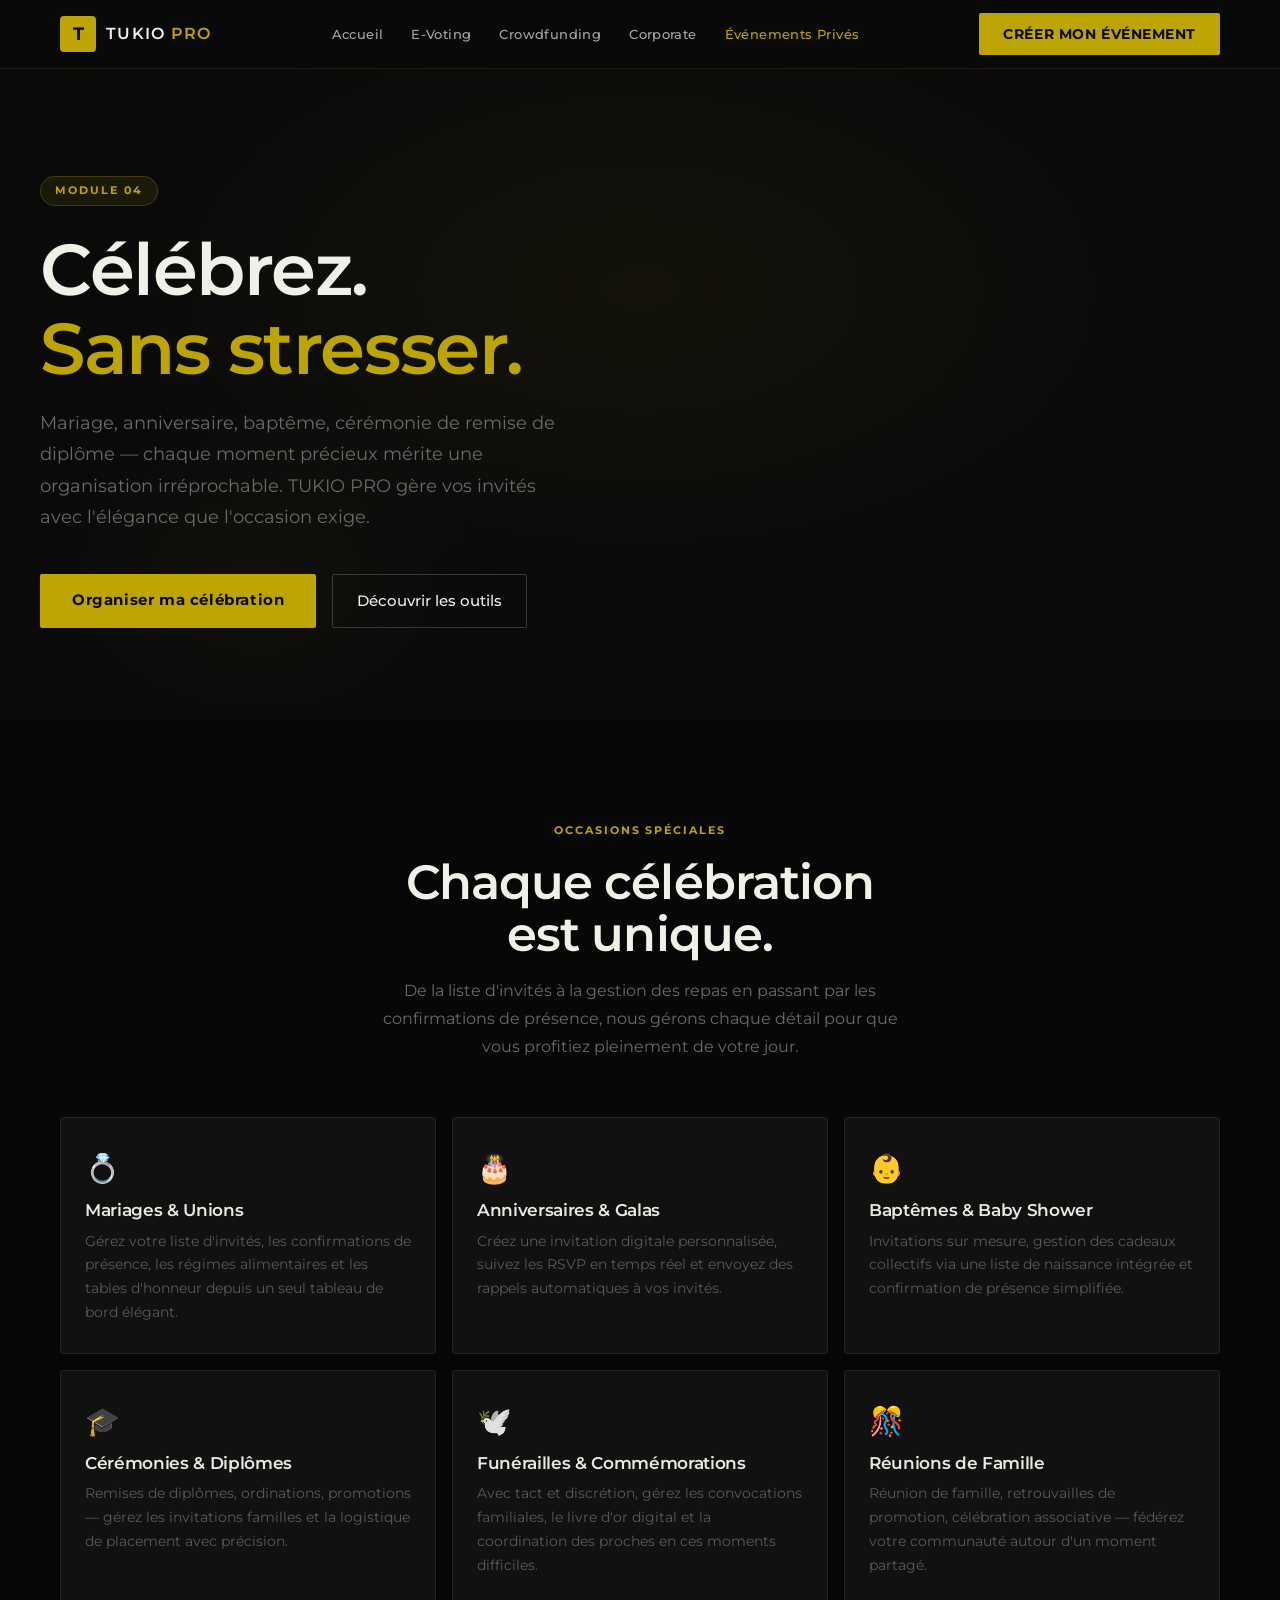
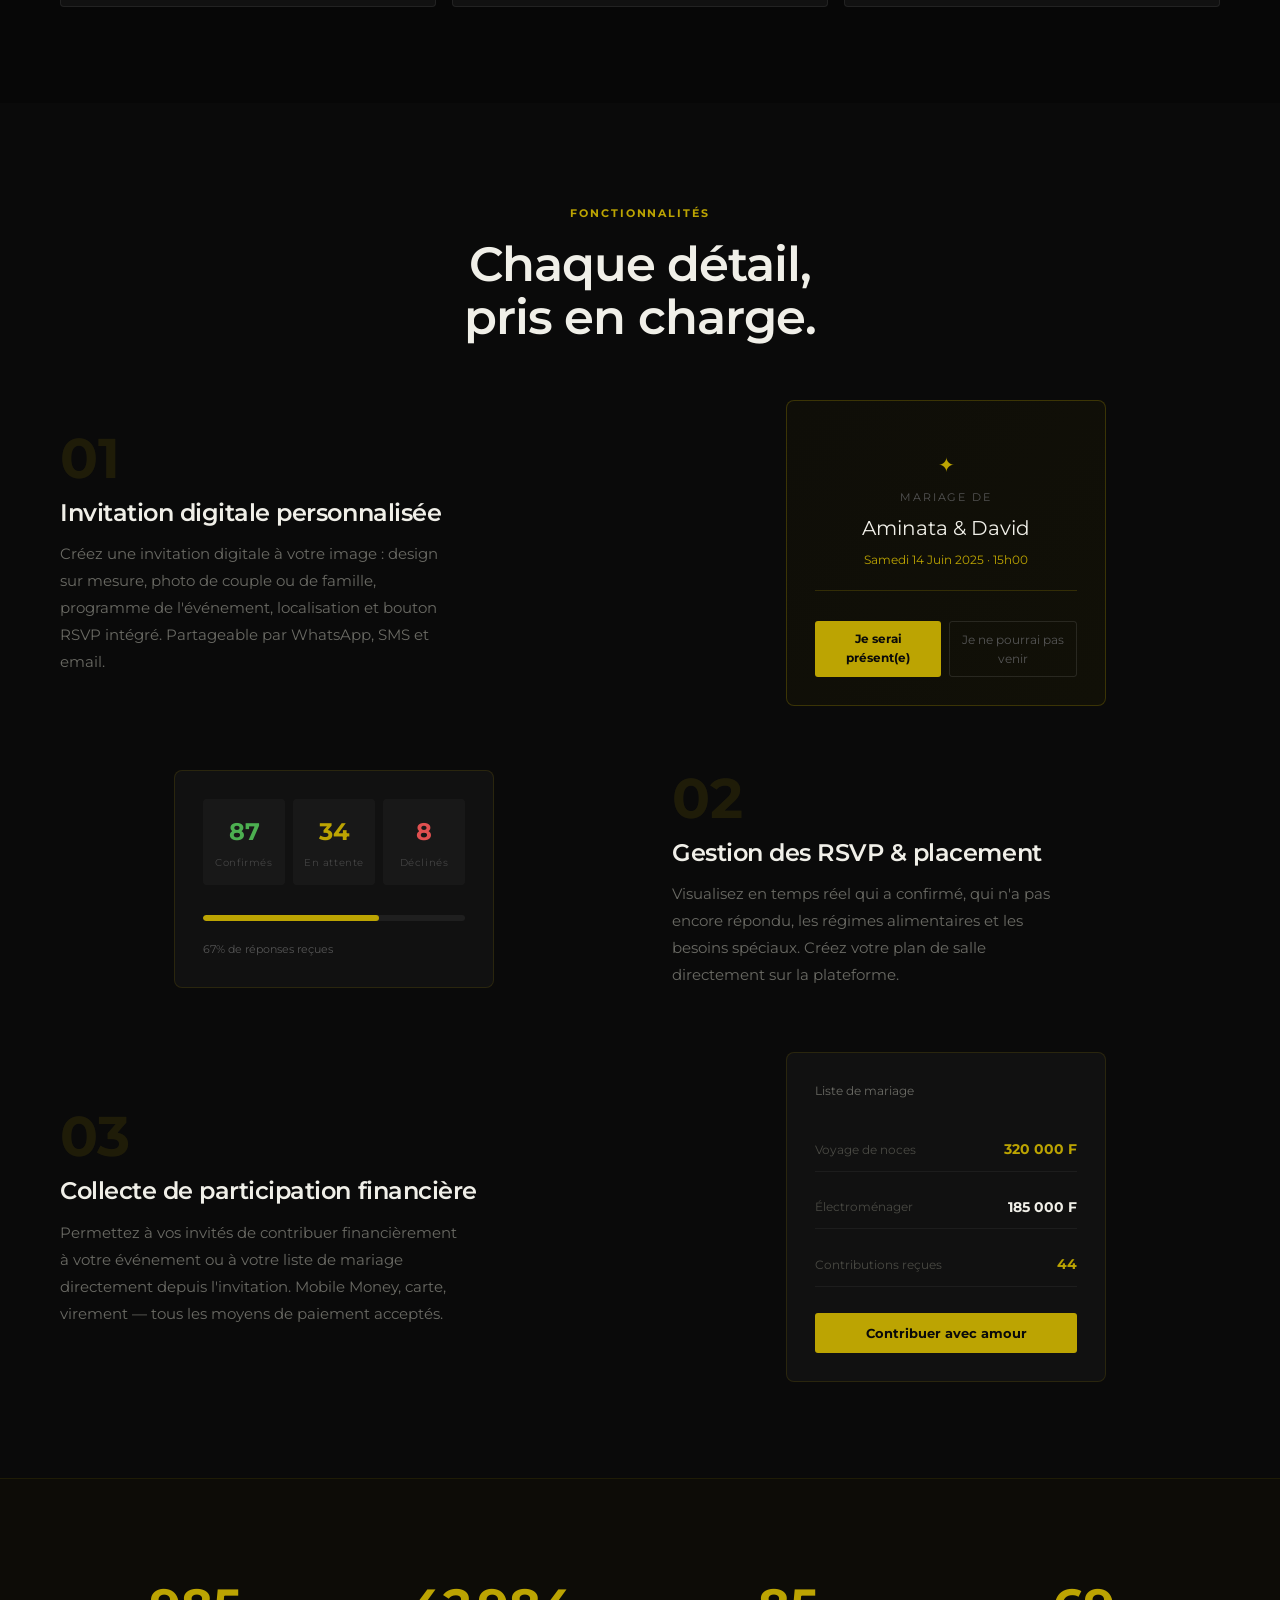
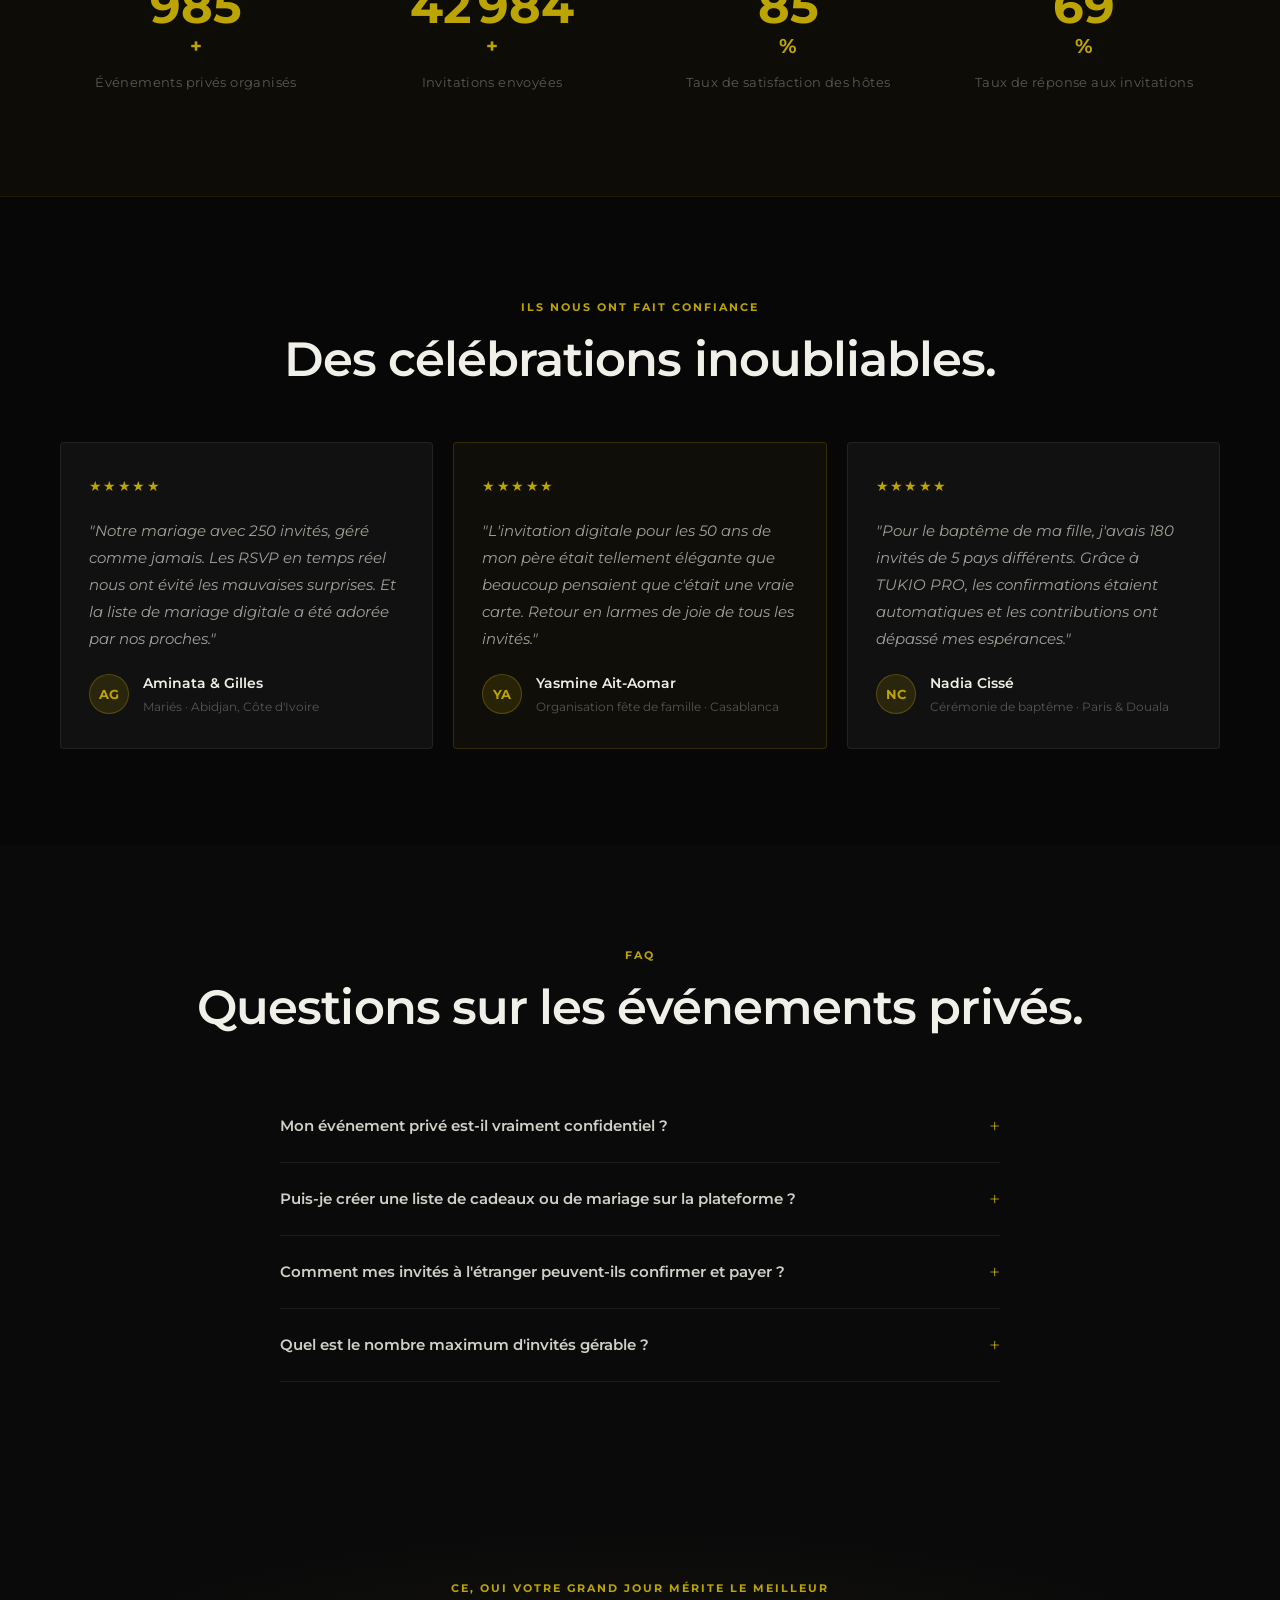
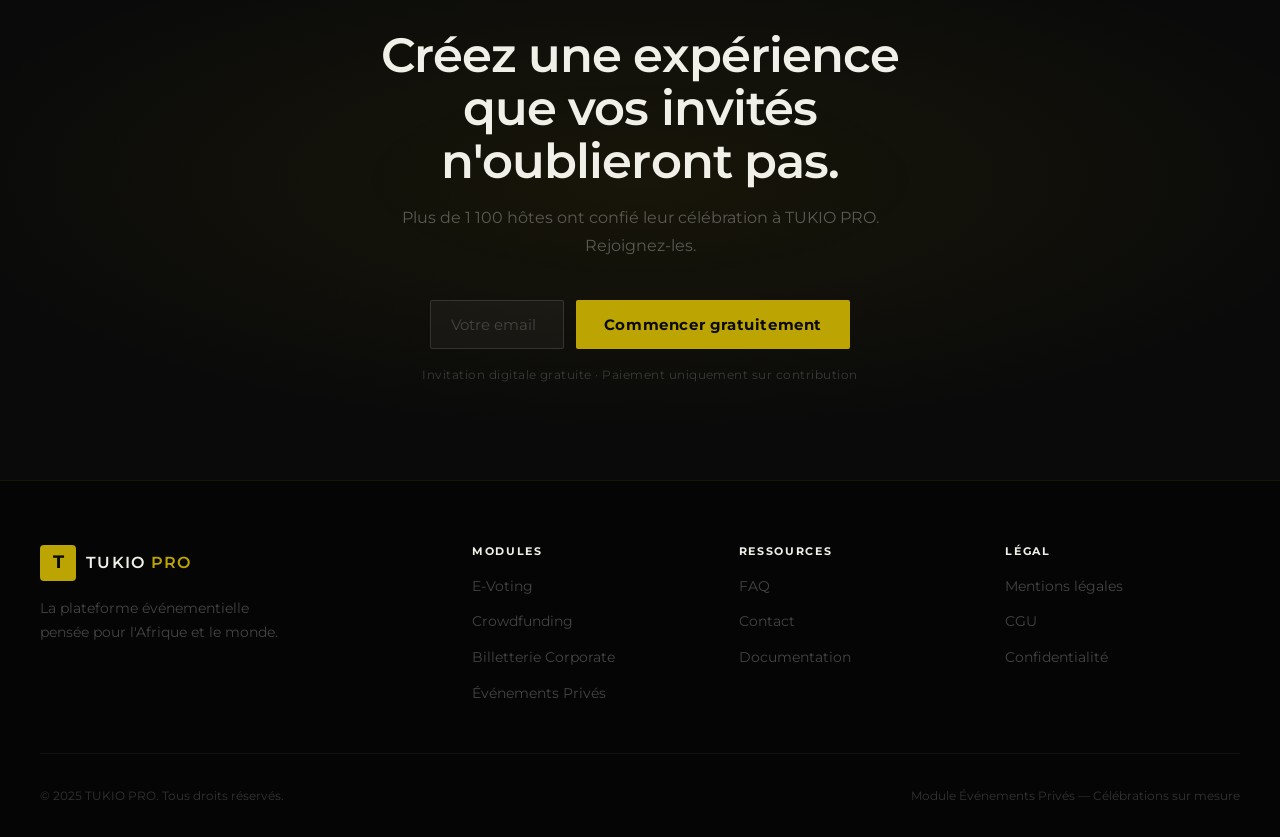
<file: private-ticketing/index.html>
<!doctype html>
<html lang="fr">
  <head>
    <meta charset="UTF-8" />
    <meta name="viewport" content="width=device-width, initial-scale=1.0" />
    <meta
      name="description"
      content="TUKIO PRO Événements Privés — Mariages, anniversaires, baptêmes et cérémonies. Offrez à vos invités une expérience d'inscription sur mesure et mémorable."
    />
    <meta
      name="keywords"
      content="billetterie mariage, gestion invités anniversaire, baptême, cérémonie privée, événement privé, carton d'invitation digital"
    />
    <title>Événements Privés — TUKIO PRO</title>
    <link rel="preconnect" href="https://fonts.googleapis.com" />
    <link rel="preconnect" href="https://fonts.gstatic.com" crossorigin />
    <link
      href="https://fonts.googleapis.com/css2?family=Montserrat:wght@300;400;500;600;700&display=swap"
      rel="stylesheet"
    />
    <link rel="stylesheet" href="style.css" />
  </head>
  <body>
    <header class="navbar" role="banner">
      <nav class="nav-container" aria-label="Navigation principale">
        <a
          href="../index.html"
          class="nav-logo"
          aria-label="TUKIO PRO — Accueil"
        >
          <span class="logo-mark">T</span>
          <span class="logo-text">TUKIO <em>PRO</em></span>
        </a>
        <ul class="nav-links" role="list">
          <li><a href="../index.html" class="nav-link">Accueil</a></li>
          <li>
            <a href="../e-voting/index.html" class="nav-link">E-Voting</a>
          </li>
          <li>
            <a href="../crowdfunding/index.html" class="nav-link"
              >Crowdfunding</a
            >
          </li>
          <li>
            <a href="../corporate-ticketing/index.html" class="nav-link"
              >Corporate</a
            >
          </li>
          <li>
            <a
              href="../private-ticketing/index.html"
              class="nav-link active"
              aria-current="page"
              >Événements Privés</a
            >
          </li>
        </ul>
        <div class="nav-actions">
          <a href="#contact" class="btn-primary">Créer mon événement</a>
          <button
            class="hamburger"
            aria-label="Ouvrir le menu"
            aria-expanded="false"
            aria-controls="mobile-menu"
          >
            <span class="hamburger-line"></span>
            <span class="hamburger-line"></span>
            <span class="hamburger-line"></span>
          </button>
        </div>
      </nav>
      <div class="mobile-menu" id="mobile-menu" aria-hidden="true">
        <ul class="mobile-nav-links" role="list">
          <li><a href="../index.html" class="mobile-nav-link">Accueil</a></li>
          <li>
            <a href="../e-voting/index.html" class="mobile-nav-link"
              >E-Voting</a
            >
          </li>
          <li>
            <a href="../crowdfunding/index.html" class="mobile-nav-link"
              >Crowdfunding</a
            >
          </li>
          <li>
            <a href="../corporate-ticketing/index.html" class="mobile-nav-link"
              >Corporate</a
            >
          </li>
          <li>
            <a href="../private-ticketing/index.html" class="mobile-nav-link"
              >Événements Privés</a
            >
          </li>
          <li>
            <a href="#contact" class="mobile-nav-link mobile-cta"
              >Créer mon événement</a
            >
          </li>
        </ul>
      </div>
    </header>

    <!-- MAIN PAGE -->
    <main id="main-content">
      <section
        class="module-hero module-hero--private"
        aria-labelledby="hero-title"
      >
        <div class="module-hero-bg"></div>
        <div class="module-hero-container">
          <div class="module-tag">Module 04</div>
          <h1 class="module-hero-title" id="hero-title">
            Célébrez.<br />
            <span class="accent">Sans stresser.</span>
          </h1>
          <p class="module-hero-subtitle">
            Mariage, anniversaire, baptême, cérémonie de remise de diplôme —
            chaque moment précieux mérite une organisation irréprochable. TUKIO
            PRO gère vos invités avec l'élégance que l'occasion exige.
          </p>
          <div class="hero-actions">
            <a href="#contact" class="btn-hero-primary"
              >Organiser ma célébration</a
            >
            <a href="#features" class="btn-hero-secondary"
              >Découvrir les outils</a
            >
          </div>
        </div>
      </section>

      <!-- TYPES D'ÉVÉNEMENTS PRIVÉS -->
      <section class="usecases" aria-labelledby="priv-types-title">
        <div class="section-container">
          <div class="section-header">
            <span class="section-eyebrow">Occasions spéciales</span>
            <h2 class="section-title" id="priv-types-title">
              Chaque célébration<br />est unique.
            </h2>
            <p class="section-desc">
              De la liste d'invités à la gestion des repas en passant par les
              confirmations de présence, nous gérons chaque détail pour que vous
              profitiez pleinement de votre jour.
            </p>
          </div>
          <div class="usecases-grid">
            <div class="usecase-card reveal">
              <div class="usecase-icon" aria-hidden="true">💍</div>
              <h3>Mariages & Unions</h3>
              <p>
                Gérez votre liste d'invités, les confirmations de présence, les
                régimes alimentaires et les tables d'honneur depuis un seul
                tableau de bord élégant.
              </p>
            </div>
            <div class="usecase-card reveal">
              <div class="usecase-icon" aria-hidden="true">🎂</div>
              <h3>Anniversaires & Galas</h3>
              <p>
                Créez une invitation digitale personnalisée, suivez les RSVP en
                temps réel et envoyez des rappels automatiques à vos invités.
              </p>
            </div>
            <div class="usecase-card reveal">
              <div class="usecase-icon" aria-hidden="true">👶</div>
              <h3>Baptêmes & Baby Shower</h3>
              <p>
                Invitations sur mesure, gestion des cadeaux collectifs via une
                liste de naissance intégrée et confirmation de présence
                simplifiée.
              </p>
            </div>
            <div class="usecase-card reveal">
              <div class="usecase-icon" aria-hidden="true">🎓</div>
              <h3>Cérémonies & Diplômes</h3>
              <p>
                Remises de diplômes, ordinations, promotions — gérez les
                invitations familles et la logistique de placement avec
                précision.
              </p>
            </div>
            <div class="usecase-card reveal">
              <div class="usecase-icon" aria-hidden="true">🕊️</div>
              <h3>Funérailles & Commémorations</h3>
              <p>
                Avec tact et discrétion, gérez les convocations familiales, le
                livre d'or digital et la coordination des proches en ces moments
                difficiles.
              </p>
            </div>
            <div class="usecase-card reveal">
              <div class="usecase-icon" aria-hidden="true">🎊</div>
              <h3>Réunions de Famille</h3>
              <p>
                Réunion de famille, retrouvailles de promotion, célébration
                associative — fédérez votre communauté autour d'un moment
                partagé.
              </p>
            </div>
          </div>
        </div>
      </section>

      <!-- FEATURES -->
      <section
        class="features"
        id="features"
        aria-labelledby="priv-features-title"
      >
        <div class="section-container">
          <div class="section-header">
            <span class="section-eyebrow">Fonctionnalités</span>
            <h2 class="section-title" id="priv-features-title">
              Chaque détail,<br />pris en charge.
            </h2>
          </div>

          <div class="features-list">
            <div class="feature-row reveal">
              <div class="feature-content">
                <span class="feature-number" aria-hidden="true">01</span>
                <h3 class="feature-title">Invitation digitale personnalisée</h3>
                <p class="feature-desc">
                  Créez une invitation digitale à votre image : design sur
                  mesure, photo de couple ou de famille, programme de
                  l'événement, localisation et bouton RSVP intégré. Partageable
                  par WhatsApp, SMS et email.
                </p>
              </div>

              <div class="feature-visual" aria-hidden="true">
                <div class="feature-mock feature-mock--elegant">
                  <div class="mock-invite-header">
                    <div class="mock-invite-deco" aria-hidden="true">✦</div>
                    <span class="mock-invite-title">Mariage de</span>
                    <span class="mock-invite-names">Aminata & David</span>
                    <span class="mock-invite-date"
                      >Samedi 14 Juin 2025 · 15h00</span
                    >
                  </div>

                  <div class="mock-invite-rsvp">
                    <div class="mock-rsvp-yes">Je serai présent(e)</div>
                    <div class="mock-rsvp-no">Je ne pourrai pas venir</div>
                  </div>
                </div>
              </div>
            </div>

            <div class="feature-row feature-row--reverse reveal">
              <div class="feature-content">
                <span class="feature-number" aria-hidden="true">02</span>
                <h3 class="feature-title">Gestion des RSVP & placement</h3>
                <p class="feature-desc">
                  Visualisez en temps réel qui a confirmé, qui n'a pas encore
                  répondu, les régimes alimentaires et les besoins spéciaux.
                  Créez votre plan de salle directement sur la plateforme.
                </p>
              </div>

              <div class="feature-visual" aria-hidden="true">
                <div class="feature-mock">
                  <div class="mock-rsvp-stats">
                    <div class="mock-rsvp-stat">
                      <span class="mock-rsvp-count mock-rsvp-confirmed"
                        >87</span
                      >
                      <span class="mock-rsvp-label">Confirmés</span>
                    </div>

                    <div class="mock-rsvp-stat">
                      <span class="mock-rsvp-count mock-rsvp-pending">34</span>
                      <span class="mock-rsvp-label">En attente</span>
                    </div>

                    <div class="mock-rsvp-stat">
                      <span class="mock-rsvp-count mock-rsvp-declined">8</span>
                      <span class="mock-rsvp-label">Déclinés</span>
                    </div>
                  </div>
                  <div class="mock-progress-track" style="margin-top: 1rem">
                    <div class="mock-progress-bar" style="width: 67%"></div>
                  </div>
                  <p
                    style="
                      font-size: 0.6875rem;
                      color: #555;
                      margin-top: 0.375rem;
                    "
                  >
                    67% de réponses reçues
                  </p>
                </div>
              </div>
            </div>

            <div class="feature-row reveal">
              <div class="feature-content">
                <span class="feature-number" aria-hidden="true">03</span>
                <h3 class="feature-title">
                  Collecte de participation financière
                </h3>
                <p class="feature-desc">
                  Permettez à vos invités de contribuer financièrement à votre
                  événement ou à votre liste de mariage directement depuis
                  l'invitation. Mobile Money, carte, virement — tous les moyens
                  de paiement acceptés.
                </p>
              </div>

              <div class="feature-visual" aria-hidden="true">
                <div class="feature-mock">
                  <p
                    style="
                      font-size: 0.75rem;
                      color: #6a6a64;
                      margin-bottom: 0.875rem;
                    "
                  >
                    Liste de mariage
                  </p>
                  <div class="mock-stat-row">
                    <span class="mock-label">Voyage de noces</span>
                    <span class="mock-value mock-value--gold">320 000 F</span>
                  </div>
                  <div class="mock-stat-row">
                    <span class="mock-label">Électroménager</span>
                    <span class="mock-value">185 000 F</span>
                  </div>
                  <div class="mock-stat-row">
                    <span class="mock-label">Contributions reçues</span>
                    <span class="mock-value mock-value--gold">44</span>
                  </div>
                  <div class="mock-btn" style="margin-top: 0.75rem">
                    Contribuer avec amour
                  </div>
                </div>
              </div>
            </div>
          </div>
        </div>
      </section>

      <!-- STATS -->
      <section
        class="stats-section"
        aria-label="Statistiques événements privés"
      >
        <div class="stats-bg"></div>
        <div class="section-container">
          <div class="stats-grid" role="list">
            <div class="stat-card" role="listitem">
              <span class="stat-number" data-target="1100">0</span
              ><span class="stat-suffix">+</span>
              <p class="stat-label">Événements privés organisés</p>
            </div>

            <div class="stat-card" role="listitem">
              <span class="stat-number" data-target="48000">0</span
              ><span class="stat-suffix">+</span>
              <p class="stat-label">Invitations envoyées</p>
            </div>

            <div class="stat-card" role="listitem">
              <span class="stat-number" data-target="96">0</span
              ><span class="stat-suffix">%</span>
              <p class="stat-label">Taux de satisfaction des hôtes</p>
            </div>

            <div class="stat-card" role="listitem">
              <span class="stat-number" data-target="78">0</span
              ><span class="stat-suffix">%</span>
              <p class="stat-label">Taux de réponse aux invitations</p>
            </div>
          </div>
        </div>
      </section>

      <!-- TESTIMONIALS -->
      <section class="testimonials" aria-label="Témoignages événements privés">
        <div class="section-container">
          <div class="section-header">
            <span class="section-eyebrow">Ils nous ont fait confiance</span>
            <h2 class="section-title">Des célébrations inoubliables.</h2>
          </div>

          <div class="testimonials-grid">
            <blockquote class="testimonial-card reveal">
              <div class="testimonial-stars" aria-label="5 étoiles">★★★★★</div>
              <p class="testimonial-text">
                "Notre mariage avec 250 invités, géré comme jamais. Les RSVP en
                temps réel nous ont évité les mauvaises surprises. Et la liste
                de mariage digitale a été adorée par nos proches."
              </p>

              <footer class="testimonial-author">
                <div class="author-avatar">AG</div>
                <div class="author-info">
                  <cite class="author-name">Aminata & Gilles</cite>
                  <span class="author-role"
                    >Mariés · Abidjan, Côte d'Ivoire</span
                  >
                </div>
              </footer>
            </blockquote>

            <blockquote
              class="testimonial-card testimonial-card--featured reveal"
            >
              <div class="testimonial-stars" aria-label="5 étoiles">★★★★★</div>
              <p class="testimonial-text">
                "L'invitation digitale pour les 50 ans de mon père était
                tellement élégante que beaucoup pensaient que c'était une vraie
                carte. Retour en larmes de joie de tous les invités."
              </p>
              <footer class="testimonial-author">
                <div class="author-avatar">YA</div>
                <div class="author-info">
                  <cite class="author-name">Yasmine Ait-Aomar</cite>
                  <span class="author-role"
                    >Organisation fête de famille · Casablanca</span
                  >
                </div>
              </footer>
            </blockquote>

            <blockquote class="testimonial-card reveal">
              <div class="testimonial-stars" aria-label="5 étoiles">★★★★★</div>
              <p class="testimonial-text">
                "Pour le baptême de ma fille, j'avais 180 invités de 5 pays
                différents. Grâce à TUKIO PRO, les confirmations étaient
                automatiques et les contributions ont dépassé mes espérances."
              </p>

              <footer class="testimonial-author">
                <div class="author-avatar">NC</div>
                <div class="author-info">
                  <cite class="author-name">Nadia Cissé</cite>
                  <span class="author-role"
                    >Cérémonie de baptême · Paris & Douala</span
                  >
                </div>
              </footer>
            </blockquote>
          </div>
        </div>
      </section>

      <!-- FAQ -->
      <section class="faq" aria-labelledby="faq-priv-title">
        <div class="section-container">
          <div class="section-header">
            <span class="section-eyebrow">FAQ</span>
            <h2 class="section-title" id="faq-priv-title">
              Questions sur les événements privés.
            </h2>
          </div>

          <div class="faq-list">
            <div class="faq-item">
              <button
                class="faq-question"
                aria-expanded="false"
                aria-controls="faq-pr1"
              >
                Mon événement privé est-il vraiment confidentiel ?
                <span class="faq-icon" aria-hidden="true">+</span>
              </button>
              <div class="faq-answer" id="faq-pr1" hidden>
                <p>
                  Absolument. Votre page d'invitation n'est accessible qu'aux
                  personnes ayant reçu le lien privé. Elle n'est pas indexée par
                  les moteurs de recherche. Vos données et celles de vos invités
                  sont chiffrées et ne sont jamais partagées ou revendues.
                </p>
              </div>
            </div>

            <div class="faq-item">
              <button
                class="faq-question"
                aria-expanded="false"
                aria-controls="faq-pr2"
              >
                Puis-je créer une liste de cadeaux ou de mariage sur la
                plateforme ?
                <span class="faq-icon" aria-hidden="true">+</span>
              </button>
              <div class="faq-answer" id="faq-pr2" hidden>
                <p>
                  Oui. Vous pouvez créer une liste de mariage ou de naissance
                  directement intégrée à votre invitation. Vos invités peuvent
                  contribuer financièrement en ligne, et vous suivez les
                  montants reçus en temps réel depuis votre tableau de bord.
                </p>
              </div>
            </div>

            <div class="faq-item">
              <button
                class="faq-question"
                aria-expanded="false"
                aria-controls="faq-pr3"
              >
                Comment mes invités à l'étranger peuvent-ils confirmer et payer
                ?
                <span class="faq-icon" aria-hidden="true">+</span>
              </button>
              <div class="faq-answer" id="faq-pr3" hidden>
                <p>
                  Nos invitations fonctionnent parfaitement depuis n'importe
                  quel pays. Le RSVP est gratuit. Pour les contributions
                  financières, nous acceptons les cartes internationales
                  (Visa/Mastercard) ainsi que les virements bancaires. Vos
                  proches de la diaspora peuvent vous rejoindre en quelques
                  clics.
                </p>
              </div>
            </div>

            <div class="faq-item">
              <button
                class="faq-question"
                aria-expanded="false"
                aria-controls="faq-pr4"
              >
                Quel est le nombre maximum d'invités gérable ?
                <span class="faq-icon" aria-hidden="true">+</span>
              </button>
              <div class="faq-answer" id="faq-pr4" hidden>
                <p>
                  Il n'y a pas de limite technique. Nous avons géré des
                  événements privés de 10 à 800 invités. Pour les très grandes
                  cérémonies, notre équipe vous accompagne personnellement dans
                  la configuration afin que tout soit parfait.
                </p>
              </div>
            </div>
          </div>
        </div>
      </section>

      <!-- CALL TO ACTION -->
      <section
        class="cta-section"
        id="contact"
        aria-labelledby="cta-priv-title"
      >
        <div class="cta-bg"></div>
        <div class="section-container">
          <div class="cta-content">
            <span class="section-eyebrow section-eyebrow--gold"
              >Ce, oui votre grand jour mérite le meilleur</span
            >
            <h2 class="cta-title" id="cta-priv-title">
              Créez une expérience<br />que vos invités n'oublieront pas.
            </h2>
            <p class="cta-desc">
              Plus de 1 100 hôtes ont confié leur célébration à TUKIO PRO.
              Rejoignez-les.
            </p>
            <div
              class="cta-form"
              role="form"
              aria-label="Formulaire événement privé"
            >
              <label for="cta-email" class="sr-only">Votre email</label>
              <input
                type="email"
                id="cta-email"
                name="email"
                placeholder="Votre email"
                class="cta-input"
                autocomplete="email"
              />
              <button type="submit" class="cta-submit">
                Commencer gratuitement
              </button>
            </div>

            <p class="cta-note">
              Invitation digitale gratuite · Paiement uniquement sur
              contribution
            </p>
          </div>
        </div>
      </section>
    </main>

    <!-- FOOTER -->
    <footer class="footer" role="contentinfo">
      <div class="footer-container">
        <div class="footer-brand">
          <a href="../index.html" class="footer-logo">
            <span class="logo-mark">T</span>
            <span class="logo-text">TUKIO <em>PRO</em></span>
          </a>
          <p class="footer-tagline">
            La plateforme événementielle<br />pensée pour l'Afrique et le monde.
          </p>
        </div>
        <nav class="footer-nav" aria-label="Footer">
          <div class="footer-col">
            <h3 class="footer-col-title">Modules</h3>
            <ul role="list">
              <li>
                <a href="../e-voting/index.html" class="footer-link"
                  >E-Voting</a
                >
              </li>
              <li>
                <a href="../crowdfunding/index.html" class="footer-link"
                  >Crowdfunding</a
                >
              </li>
              <li>
                <a href="../corporate-ticketing/index.html" class="footer-link"
                  >Billetterie Corporate</a
                >
              </li>
              <li>
                <a href="../private-ticketing/index.html" class="footer-link"
                  >Événements Privés</a
                >
              </li>
            </ul>
          </div>

          <div class="footer-col">
            <h3 class="footer-col-title">Ressources</h3>
            <ul role="list">
              <li><a href="#" class="footer-link">FAQ</a></li>
              <li><a href="#contact" class="footer-link">Contact</a></li>
              <li><a href="#" class="footer-link">Documentation</a></li>
            </ul>
          </div>

          <div class="footer-col">
            <h3 class="footer-col-title">Légal</h3>
            <ul role="list">
              <li><a href="#" class="footer-link">Mentions légales</a></li>
              <li><a href="#" class="footer-link">CGU</a></li>
              <li><a href="#" class="footer-link">Confidentialité</a></li>
            </ul>
          </div>
        </nav>
      </div>

      <!-- FOOTER BOTTOM -->
      <div class="footer-bottom">
        <p>© 2025 TUKIO PRO. Tous droits réservés.</p>
        <p>Module Événements Privés — Célébrations sur mesure</p>
      </div>
    </footer>

    <script src="script.js"></script>
  </body>
</html>
</file>
<file: style.css>
/* =====================================================
   TUKIO PRO — Home Page Styles
   Design: Premium Dark / Or / Minimaliste
   Mobile-first, WCAG AA, performant
   ===================================================== */

/* ── RESET & BASE ── */
*, *::before, *::after { box-sizing: border-box; margin: 0; padding: 0; }

html {
  font-size: 16px;
  scroll-behavior: smooth;
  -webkit-text-size-adjust: 100%;
}

body {
  font-family: 'Montserrat', sans-serif;
  font-weight: 400;
  background: #0A0A0A;
  color: #F0EFE8;
  line-height: 1.6;
  overflow-x: hidden;
}

/* Accessibilité — skip link */
.sr-only {
  position: absolute;
  width: 1px; height: 1px;
  padding: 0; margin: -1px;
  overflow: hidden;
  clip: rect(0,0,0,0);
  white-space: nowrap;
  border: 0;
}

/* Focus visible pour navigation clavier */
:focus-visible {
  outline: 2px solid #BCA402;
  outline-offset: 3px;
  border-radius: 2px;
}

/* ── TYPOGRAPHIE TITRES ── */
/* Posterama 1913 via @font-face local ou fallback premium */
@font-face {
  font-family: 'Posterama';
  src: local('Posterama 1913 SemiBold'), local('Posterama1913-SemiBold');
  font-weight: 600;
  font-display: swap;
}

h1, h2, h3, h4 {
  font-family: 'Posterama', 'Montserrat', sans-serif;
  font-weight: 600;
  letter-spacing: -0.02em;
  line-height: 1.1;
}

/* ── BOUTONS ── */
.btn-primary {
  display: inline-block;
  padding: 0.625rem 1.5rem;
  background: #BCA402;
  color: #0A0A0A;
  font-family: 'Montserrat', sans-serif;
  font-weight: 700;
  font-size: 0.875rem;
  letter-spacing: 0.04em;
  text-transform: uppercase;
  text-decoration: none;
  border-radius: 2px;
  transition: background 0.2s ease, transform 0.15s ease;
}
.btn-primary:hover { background: #D4B800; transform: translateY(-1px); }
.btn-primary:active { transform: translateY(0); }

/* ── NAVBAR ── */
.navbar {
  position: fixed;
  top: 0; left: 0; right: 0;
  z-index: 100;
  background: rgba(10,10,10,0.92);
  backdrop-filter: blur(12px);
  -webkit-backdrop-filter: blur(12px);
  border-bottom: 1px solid rgba(188,164,2,0.12);
  transition: background 0.3s ease;
}

.nav-container {
  max-width: 1200px;
  margin: 0 auto;
  padding: 0 1.25rem;
  height: 68px;
  display: flex;
  align-items: center;
  justify-content: space-between;
  gap: 1.5rem;
}

/* Logo */
.nav-logo {
  display: flex;
  align-items: center;
  gap: 0.625rem;
  text-decoration: none;
  flex-shrink: 0;
}
.logo-mark {
  width: 36px; height: 36px;
  background: #BCA402;
  color: #0A0A0A;
  font-family: 'Posterama', 'Montserrat', sans-serif;
  font-weight: 700;
  font-size: 1.125rem;
  display: flex;
  align-items: center;
  justify-content: center;
  border-radius: 4px;
  flex-shrink: 0;
}
.logo-text {
  font-family: 'Posterama', 'Montserrat', sans-serif;
  font-weight: 600;
  font-size: 1rem;
  color: #F0EFE8;
  letter-spacing: 0.08em;
  text-transform: uppercase;
}
.logo-text em {
  font-style: normal;
  color: #BCA402;
}

/* Nav links desktop */
.nav-links {
  display: none;
  list-style: none;
  gap: 0.25rem;
  align-items: center;
}
.nav-link {
  font-size: 0.8125rem;
  font-weight: 500;
  color: #A8A8A0;
  text-decoration: none;
  padding: 0.375rem 0.75rem;
  border-radius: 2px;
  letter-spacing: 0.03em;
  transition: color 0.2s ease;
}
.nav-link:hover, .nav-link.active { color: #F0EFE8; }
.nav-link.active { color: #BCA402; }

.nav-actions {
  display: flex;
  align-items: center;
  gap: 1rem;
}

/* Hamburger */
.hamburger {
  display: flex;
  flex-direction: column;
  gap: 5px;
  background: none;
  border: none;
  cursor: pointer;
  padding: 8px;
  border-radius: 4px;
}
.hamburger-line {
  width: 22px;
  height: 1.5px;
  background: #F0EFE8;
  transition: transform 0.25s ease, opacity 0.2s ease;
  transform-origin: center;
}
.hamburger.open .hamburger-line:nth-child(1) { transform: translateY(6.5px) rotate(45deg); }
.hamburger.open .hamburger-line:nth-child(2) { opacity: 0; transform: scaleX(0); }
.hamburger.open .hamburger-line:nth-child(3) { transform: translateY(-6.5px) rotate(-45deg); }

/* Menu mobile */
.mobile-menu {
  position: fixed;
  top: 68px; left: 0; right: 0;
  background: #0D0D0D;
  border-bottom: 1px solid rgba(188,164,2,0.2);
  padding: 1rem 1.25rem 1.5rem;
  transform: translateY(-100%);
  opacity: 0;
  pointer-events: none;
  transition: transform 0.3s ease, opacity 0.25s ease;
  z-index: 99;
}
.mobile-menu.open {
  transform: translateY(0);
  opacity: 1;
  pointer-events: auto;
}
.mobile-nav-links {
  list-style: none;
  display: flex;
  flex-direction: column;
  gap: 0.25rem;
}
.mobile-nav-link {
  display: block;
  font-size: 0.9375rem;
  font-weight: 500;
  color: #A8A8A0;
  text-decoration: none;
  padding: 0.75rem 0.5rem;
  border-bottom: 1px solid rgba(255,255,255,0.05);
  transition: color 0.2s;
}
.mobile-nav-link:hover { color: #F0EFE8; }
.mobile-cta {
  color: #BCA402 !important;
  font-weight: 700;
  border: none !important;
  margin-top: 0.5rem;
  letter-spacing: 0.04em;
}

/* ── HERO ── */
.hero {
  position: relative;
  min-height: 100svh;
  display: flex;
  align-items: center;
  padding: 0 1.25rem;
  padding-top: 68px;
  overflow: hidden;
}

.hero-bg {
  position: absolute;
  inset: 0;
  background: radial-gradient(ellipse 70% 60% at 60% 40%, rgba(188,164,2,0.08) 0%, transparent 70%),
              radial-gradient(ellipse 40% 50% at 90% 70%, rgba(188,164,2,0.04) 0%, transparent 60%),
              #0A0A0A;
  z-index: 0;
}

.hero-grain {
  position: absolute;
  inset: 0;
  background-image: url("data:image/svg+xml,%3Csvg viewBox='0 0 256 256' xmlns='http://www.w3.org/2000/svg'%3E%3Cfilter id='noise'%3E%3CfeTurbulence type='fractalNoise' baseFrequency='0.9' numOctaves='4' stitchTiles='stitch'/%3E%3C/filter%3E%3Crect width='100%25' height='100%25' filter='url(%23noise)' opacity='0.035'/%3E%3C/svg%3E");
  opacity: 0.4;
  z-index: 0;
}

.hero-grid {
  position: absolute;
  inset: 0;
  background-image:
    linear-gradient(rgba(188,164,2,0.04) 1px, transparent 1px),
    linear-gradient(90deg, rgba(188,164,2,0.04) 1px, transparent 1px);
  background-size: 60px 60px;
  z-index: 0;
}

.hero-container {
  position: relative;
  z-index: 1;
  max-width: 1200px;
  margin: 0 auto;
  width: 100%;
  padding: 4rem 0;
}

.hero-badge {
  display: inline-flex;
  align-items: center;
  gap: 0.5rem;
  font-size: 0.75rem;
  font-weight: 600;
  letter-spacing: 0.08em;
  text-transform: uppercase;
  color: #BCA402;
  background: rgba(188,164,2,0.1);
  border: 1px solid rgba(188,164,2,0.25);
  padding: 0.375rem 0.875rem;
  border-radius: 100px;
  margin-bottom: 2rem;
  animation: fadeInUp 0.6s ease both;
}
.badge-dot {
  width: 6px; height: 6px;
  background: #BCA402;
  border-radius: 50%;
  animation: pulse 2s ease infinite;
}

.hero-title {
  font-size: clamp(2.5rem, 7vw, 5.5rem);
  line-height: 1.05;
  color: #F0EFE8;
  margin-bottom: 1.5rem;
  animation: fadeInUp 0.6s ease 0.1s both;
}
.hero-title-accent {
  color: #BCA402;
  -webkit-text-stroke: 1px #BCA402;
}

.hero-subtitle {
  font-size: clamp(1rem, 2vw, 1.1875rem);
  color: #8A8A82;
  max-width: 540px;
  line-height: 1.7;
  margin-bottom: 2.5rem;
  animation: fadeInUp 0.6s ease 0.2s both;
}

.hero-actions {
  display: flex;
  flex-wrap: wrap;
  gap: 1rem;
  margin-bottom: 3.5rem;
  animation: fadeInUp 0.6s ease 0.3s both;
}

.btn-hero-primary {
  display: inline-block;
  padding: 0.875rem 2rem;
  background: #BCA402;
  color: #0A0A0A;
  font-weight: 700;
  font-size: 0.9375rem;
  letter-spacing: 0.04em;
  text-decoration: none;
  border-radius: 2px;
  transition: background 0.2s, transform 0.15s;
}
.btn-hero-primary:hover { background: #D4B800; transform: translateY(-2px); }

.btn-hero-secondary {
  display: inline-flex;
  align-items: center;
  gap: 0.625rem;
  padding: 0.875rem 1.5rem;
  color: #F0EFE8;
  font-weight: 500;
  font-size: 0.9375rem;
  text-decoration: none;
  border: 1px solid rgba(240,239,232,0.2);
  border-radius: 2px;
  transition: border-color 0.2s, color 0.2s;
}
.btn-hero-secondary:hover { border-color: #BCA402; color: #BCA402; }
.btn-play {
  font-size: 0.625rem;
  color: #BCA402;
}

.hero-trust {
  display: flex;
  flex-wrap: wrap;
  gap: 1.5rem;
  align-items: center;
  animation: fadeInUp 0.6s ease 0.4s both;
}
.trust-item {
  display: flex;
  flex-direction: column;
  gap: 0.125rem;
}
.trust-item strong {
  font-size: 1.375rem;
  font-weight: 700;
  color: #F0EFE8;
  font-family: 'Posterama', 'Montserrat', sans-serif;
}
.trust-item span {
  font-size: 0.75rem;
  color: #666;
  letter-spacing: 0.03em;
}
.trust-divider {
  width: 1px;
  height: 36px;
  background: rgba(188,164,2,0.2);
}

.hero-scroll-hint {
  position: absolute;
  bottom: 2.5rem;
  left: 50%;
  transform: translateX(-50%);
  display: flex;
  flex-direction: column;
  align-items: center;
  gap: 0.5rem;
  z-index: 1;
}
.scroll-line {
  width: 1px;
  height: 40px;
  background: linear-gradient(to bottom, #BCA402, transparent);
  animation: scrollAnim 2s ease infinite;
}
.scroll-label {
  font-size: 0.625rem;
  letter-spacing: 0.2em;
  text-transform: uppercase;
  color: #555;
}

/* ── SECTION BASE ── */
.section-container {
  max-width: 1200px;
  margin: 0 auto;
  padding: 0 1.25rem;
}

.section-header {
  text-align: center;
  margin-bottom: 3.5rem;
}
.section-header--light { }

.section-eyebrow {
  display: inline-block;
  font-size: 0.6875rem;
  font-weight: 700;
  letter-spacing: 0.18em;
  text-transform: uppercase;
  color: #BCA402;
  margin-bottom: 1rem;
}
.section-eyebrow--gold { color: #BCA402; }

.section-title {
  font-size: clamp(1.875rem, 4vw, 3rem);
  color: #F0EFE8;
  margin-bottom: 1rem;
}
.section-title--white { color: #F0EFE8; }

.section-desc {
  font-size: 1rem;
  color: #6A6A64;
  max-width: 520px;
  margin: 0 auto;
  line-height: 1.75;
}

/* ── SERVICES ── */
.services {
  padding: 6rem 1.25rem;
}

.services-grid {
  display: grid;
  grid-template-columns: 1fr;
  gap: 1.25rem;
}

.service-card {
  background: #111;
  border: 1px solid rgba(255,255,255,0.07);
  border-radius: 4px;
  padding: 2rem 1.75rem;
  display: flex;
  flex-direction: column;
  gap: 0.75rem;
  transition: border-color 0.3s ease, transform 0.3s ease;
  position: relative;
  overflow: hidden;
}
.service-card::before {
  content: '';
  position: absolute;
  top: 0; left: 0; right: 0;
  height: 2px;
  background: linear-gradient(90deg, transparent, rgba(188,164,2,0.4), transparent);
  opacity: 0;
  transition: opacity 0.3s;
}
.service-card:hover { border-color: rgba(188,164,2,0.3); transform: translateY(-3px); }
.service-card:hover::before { opacity: 1; }

.service-card--featured {
  border-color: rgba(188,164,2,0.25);
  background: #0F0E08;
}
.service-card--featured::before { opacity: 0.6; }

.service-icon {
  color: #BCA402;
  margin-bottom: 0.25rem;
}

.service-tag {
  font-size: 0.6875rem;
  font-weight: 700;
  letter-spacing: 0.15em;
  text-transform: uppercase;
  color: #444;
}

.service-title {
  font-size: 1.25rem;
  color: #F0EFE8;
}

.service-desc {
  font-size: 0.9rem;
  color: #6A6A64;
  line-height: 1.7;
  flex: 1;
}

.service-link {
  font-size: 0.875rem;
  font-weight: 600;
  color: #BCA402;
  text-decoration: none;
  letter-spacing: 0.04em;
  display: inline-flex;
  align-items: center;
  gap: 0.375rem;
  margin-top: 0.5rem;
  transition: gap 0.2s;
}
.service-link:hover { gap: 0.625rem; }

/* ── STATS ── */
.stats-section {
  position: relative;
  padding: 5rem 1.25rem;
  overflow: hidden;
}
.stats-bg {
  position: absolute;
  inset: 0;
  background: #0D0C07;
  border-top: 1px solid rgba(188,164,2,0.1);
  border-bottom: 1px solid rgba(188,164,2,0.1);
}

.stats-grid {
  position: relative;
  display: grid;
  grid-template-columns: repeat(2, 1fr);
  gap: 2rem 1.5rem;
  margin-top: 3rem;
}

.stat-card {
  text-align: center;
  padding: 1.5rem 1rem;
}
.stat-number {
  display: block;
  font-family: 'Posterama', 'Montserrat', sans-serif;
  font-size: clamp(2rem, 5vw, 3rem);
  font-weight: 700;
  color: #BCA402;
  line-height: 1;
}
.stat-suffix {
  font-size: 1.25rem;
  font-weight: 700;
  color: #BCA402;
}
.stat-label {
  font-size: 0.8125rem;
  color: #5A5A54;
  margin-top: 0.625rem;
  letter-spacing: 0.03em;
}

/* ── HOW IT WORKS ── */
.how-it-works {
  padding: 6rem 1.25rem;
}

.steps-grid {
  display: flex;
  flex-direction: column;
  gap: 0;
}

.step-item {
  padding: 2.5rem 0;
  border-bottom: 1px solid rgba(255,255,255,0.06);
  display: flex;
  flex-direction: column;
  gap: 0.75rem;
}
.step-item:last-child { border-bottom: none; }

.step-connector { display: none; }

.step-number {
  font-family: 'Posterama', 'Montserrat', sans-serif;
  font-size: 3rem;
  font-weight: 700;
  color: rgba(188,164,2,0.15);
  line-height: 1;
}

.step-title {
  font-size: 1.25rem;
  color: #F0EFE8;
}

.step-desc {
  font-size: 0.9375rem;
  color: #5A5A54;
  line-height: 1.75;
  max-width: 380px;
}

/* ── TESTIMONIALS ── */
.testimonials {
  padding: 6rem 1.25rem;
  background: #080808;
}

.testimonials-grid {
  display: grid;
  grid-template-columns: 1fr;
  gap: 1.25rem;
}

.testimonial-card {
  background: #111;
  border: 1px solid rgba(255,255,255,0.07);
  border-radius: 4px;
  padding: 2rem 1.75rem;
  display: flex;
  flex-direction: column;
  gap: 1.25rem;
}
.testimonial-card--featured {
  border-color: rgba(188,164,2,0.2);
  background: #0F0E08;
}

.testimonial-stars {
  color: #BCA402;
  font-size: 0.875rem;
  letter-spacing: 0.1em;
}

.testimonial-text {
  font-size: 0.9375rem;
  color: #A0A09A;
  line-height: 1.8;
  font-style: italic;
  flex: 1;
}

.testimonial-author {
  display: flex;
  align-items: center;
  gap: 0.875rem;
}
.author-avatar {
  width: 40px; height: 40px;
  background: rgba(188,164,2,0.15);
  border: 1px solid rgba(188,164,2,0.3);
  border-radius: 50%;
  display: flex;
  align-items: center;
  justify-content: center;
  font-size: 0.8125rem;
  font-weight: 700;
  color: #BCA402;
  flex-shrink: 0;
}
.author-name {
  display: block;
  font-size: 0.9rem;
  font-weight: 600;
  color: #F0EFE8;
  font-style: normal;
}
.author-role {
  display: block;
  font-size: 0.75rem;
  color: #555;
  margin-top: 0.125rem;
}

/* ── FAQ ── */
.faq {
  padding: 6rem 1.25rem;
}

.faq-list {
  max-width: 720px;
  margin: 0 auto;
  display: flex;
  flex-direction: column;
  gap: 0;
}

.faq-item {
  border-bottom: 1px solid rgba(255,255,255,0.08);
}

.faq-question {
  width: 100%;
  display: flex;
  justify-content: space-between;
  align-items: center;
  gap: 1rem;
  padding: 1.5rem 0;
  background: none;
  border: none;
  cursor: pointer;
  font-family: 'Montserrat', sans-serif;
  font-size: 0.9375rem;
  font-weight: 600;
  color: #D0CFC8;
  text-align: left;
  transition: color 0.2s;
}
.faq-question:hover { color: #F0EFE8; }

.faq-icon {
  font-size: 1.25rem;
  color: #BCA402;
  font-weight: 300;
  flex-shrink: 0;
  transition: transform 0.25s ease;
}
.faq-question[aria-expanded="true"] .faq-icon {
  transform: rotate(45deg);
}

.faq-answer {
  padding: 0 0 1.5rem;
  font-size: 0.9rem;
  color: #6A6A64;
  line-height: 1.8;
}
.faq-answer[hidden] { display: none; }

/* ── CTA SECTION ── */
.cta-section {
  position: relative;
  padding: 6rem 1.25rem;
  text-align: center;
  overflow: hidden;
}
.cta-bg {
  position: absolute;
  inset: 0;
  background: radial-gradient(ellipse 80% 60% at 50% 50%, rgba(188,164,2,0.08) 0%, transparent 70%),
              #0A0A0A;
}
.cta-content {
  position: relative;
  z-index: 1;
  max-width: 560px;
  margin: 0 auto;
}

.cta-title {
  font-size: clamp(2rem, 4vw, 3rem);
  color: #F0EFE8;
  margin: 1rem 0;
}

.cta-desc {
  font-size: 1rem;
  color: #5A5A54;
  line-height: 1.75;
  margin-bottom: 2.5rem;
}

.cta-form {
  display: flex;
  flex-direction: column;
  gap: 0.75rem;
  max-width: 420px;
  margin: 0 auto 1rem;
}

.cta-input {
  width: 100%;
  padding: 0.875rem 1.25rem;
  background: rgba(255,255,255,0.04);
  border: 1px solid rgba(255,255,255,0.12);
  border-radius: 2px;
  color: #F0EFE8;
  font-family: 'Montserrat', sans-serif;
  font-size: 0.9375rem;
  transition: border-color 0.2s;
}
.cta-input::placeholder { color: #444; }
.cta-input:focus { outline: none; border-color: #BCA402; }

.cta-submit {
  width: 100%;
  padding: 0.9375rem;
  background: #BCA402;
  color: #0A0A0A;
  font-family: 'Montserrat', sans-serif;
  font-weight: 700;
  font-size: 0.9375rem;
  letter-spacing: 0.04em;
  border: none;
  border-radius: 2px;
  cursor: pointer;
  transition: background 0.2s, transform 0.15s;
}
.cta-submit:hover { background: #D4B800; transform: translateY(-1px); }

.cta-note {
  font-size: 0.75rem;
  color: #3A3A36;
  letter-spacing: 0.04em;
}

/* ── FOOTER ── */
.footer {
  background: #050505;
  border-top: 1px solid rgba(188,164,2,0.1);
  padding: 4rem 1.25rem 2rem;
}

.footer-container {
  max-width: 1200px;
  margin: 0 auto;
  display: grid;
  grid-template-columns: 1fr;
  gap: 3rem;
  margin-bottom: 3rem;
}

.footer-logo {
  display: flex;
  align-items: center;
  gap: 0.625rem;
  text-decoration: none;
  margin-bottom: 1rem;
}

.footer-tagline {
  font-size: 0.875rem;
  color: #444;
  line-height: 1.7;
}

.footer-nav {
  display: grid;
  grid-template-columns: repeat(2, 1fr);
  gap: 2rem;
}

.footer-col h3.footer-col-title {
  font-family: 'Montserrat', sans-serif;
  font-size: 0.6875rem;
  font-weight: 700;
  letter-spacing: 0.15em;
  text-transform: uppercase;
  color: #F0EFE8;
  margin-bottom: 1rem;
}

.footer-col ul { list-style: none; display: flex; flex-direction: column; gap: 0.625rem; }

.footer-link {
  font-size: 0.875rem;
  color: #444;
  text-decoration: none;
  transition: color 0.2s;
}
.footer-link:hover { color: #BCA402; }

.footer-bottom {
  max-width: 1200px;
  margin: 0 auto;
  padding-top: 2rem;
  border-top: 1px solid rgba(255,255,255,0.05);
  display: flex;
  flex-wrap: wrap;
  justify-content: space-between;
  gap: 0.5rem;
  font-size: 0.75rem;
  color: #333;
}

/* ── ANIMATIONS ── */
@keyframes fadeInUp {
  from { opacity: 0; transform: translateY(20px); }
  to { opacity: 1; transform: translateY(0); }
}
@keyframes pulse {
  0%, 100% { opacity: 1; }
  50% { opacity: 0.4; }
}
@keyframes scrollAnim {
  0% { transform: scaleY(0); transform-origin: top; }
  50% { transform: scaleY(1); transform-origin: top; }
  51% { transform: scaleY(1); transform-origin: bottom; }
  100% { transform: scaleY(0); transform-origin: bottom; }
}

/* Classe d'animation au scroll */
.reveal {
  opacity: 0;
  transform: translateY(24px);
  transition: opacity 0.6s ease, transform 0.6s ease;
}
.reveal.visible {
  opacity: 1;
  transform: translateY(0);
}

/* ── RESPONSIVE TABLETTE (768px+) ── */
@media (min-width: 768px) {
  .nav-links { display: flex; }
  .hamburger { display: none; }

  .services-grid { grid-template-columns: repeat(2, 1fr); }

  .stats-grid { grid-template-columns: repeat(4, 1fr); }

  .testimonials-grid { grid-template-columns: repeat(3, 1fr); }

  .steps-grid {
    flex-direction: row;
    align-items: flex-start;
    gap: 1rem;
  }
  .step-item {
    flex: 1;
    border-bottom: none;
    padding: 0;
  }
  .step-connector {
    display: block;
    width: 60px;
    height: 1px;
    background: rgba(188,164,2,0.2);
    flex-shrink: 0;
    margin-top: 1.75rem;
  }

  .cta-form { flex-direction: row; }
  .cta-input { flex: 1; }
  .cta-submit { width: auto; padding: 0.875rem 1.75rem; flex-shrink: 0; }

  .footer-container { grid-template-columns: 1fr 2fr; }
  .footer-nav { grid-template-columns: repeat(3, 1fr); }
}

/* ── RESPONSIVE DESKTOP (1024px+) ── */
@media (min-width: 1024px) {
  .services-grid { grid-template-columns: repeat(4, 1fr); }
}
</file>
<file: corporate-ticketing/style.css>
/* =====================================================
   TUKIO PRO — E-Voting Page Styles
   Design: Premium Dark / Or / Minimaliste
   Mobile-first, WCAG AA
   ===================================================== */

/* ── RESET & BASE ── */
*, *::before, *::after { box-sizing: border-box; margin: 0; padding: 0; }
html { font-size: 16px; scroll-behavior: smooth; -webkit-text-size-adjust: 100%; }
body {
  font-family: 'Montserrat', sans-serif;
  background: #0A0A0A;
  color: #F0EFE8;
  line-height: 1.6;
  overflow-x: hidden;
}
.sr-only {
  position: absolute; width: 1px; height: 1px;
  padding: 0; margin: -1px; overflow: hidden;
  clip: rect(0,0,0,0); white-space: nowrap; border: 0;
}
:focus-visible { outline: 2px solid #BCA402; outline-offset: 3px; border-radius: 2px; }
@font-face {
  font-family: 'Posterama';
  src: local('Posterama 1913 SemiBold'), local('Posterama1913-SemiBold');
  font-weight: 600; font-display: swap;
}
h1, h2, h3, h4 {
  font-family: 'Posterama', 'Montserrat', sans-serif;
  font-weight: 600; letter-spacing: -0.02em; line-height: 1.1;
}

/* ── BOUTONS ── */
.btn-primary {
  display: inline-block; padding: 0.625rem 1.5rem;
  background: #BCA402; color: #0A0A0A;
  font-family: 'Montserrat', sans-serif; font-weight: 700;
  font-size: 0.875rem; letter-spacing: 0.04em; text-transform: uppercase;
  text-decoration: none; border-radius: 2px;
  transition: background 0.2s, transform 0.15s;
}
.btn-primary:hover { background: #D4B800; transform: translateY(-1px); }

.btn-hero-primary {
  display: inline-block; padding: 0.875rem 2rem;
  background: #BCA402; color: #0A0A0A; font-weight: 700;
  font-size: 0.9375rem; letter-spacing: 0.04em; text-decoration: none;
  border-radius: 2px; transition: background 0.2s, transform 0.15s;
}
.btn-hero-primary:hover { background: #D4B800; transform: translateY(-2px); }

.btn-hero-secondary {
  display: inline-flex; align-items: center; gap: 0.625rem;
  padding: 0.875rem 1.5rem; color: #F0EFE8; font-weight: 500;
  font-size: 0.9375rem; text-decoration: none;
  border: 1px solid rgba(240,239,232,0.2); border-radius: 2px;
  transition: border-color 0.2s, color 0.2s;
}
.btn-hero-secondary:hover { border-color: #BCA402; color: #BCA402; }

/* ── NAVBAR ── */
.navbar {
  position: fixed; top: 0; left: 0; right: 0; z-index: 100;
  background: rgba(10,10,10,0.92); backdrop-filter: blur(12px);
  -webkit-backdrop-filter: blur(12px);
  border-bottom: 1px solid rgba(188,164,2,0.12);
  transition: background 0.3s;
}
.nav-container {
  max-width: 1200px; margin: 0 auto; padding: 0 1.25rem;
  height: 68px; display: flex; align-items: center;
  justify-content: space-between; gap: 1.5rem;
}
.nav-logo { display: flex; align-items: center; gap: 0.625rem; text-decoration: none; flex-shrink: 0; }
.logo-mark {
  width: 36px; height: 36px; background: #BCA402; color: #0A0A0A;
  font-family: 'Posterama','Montserrat',sans-serif; font-weight: 700;
  font-size: 1.125rem; display: flex; align-items: center; justify-content: center;
  border-radius: 4px; flex-shrink: 0;
}
.logo-text { font-family: 'Posterama','Montserrat',sans-serif; font-weight: 600; font-size: 1rem; color: #F0EFE8; letter-spacing: 0.08em; text-transform: uppercase; }
.logo-text em { font-style: normal; color: #BCA402; }
.nav-links { display: none; list-style: none; gap: 0.25rem; align-items: center; }
.nav-link { font-size: 0.8125rem; font-weight: 500; color: #A8A8A0; text-decoration: none; padding: 0.375rem 0.75rem; border-radius: 2px; letter-spacing: 0.03em; transition: color 0.2s; }
.nav-link:hover, .nav-link.active { color: #F0EFE8; }
.nav-link.active { color: #BCA402; }
.nav-actions { display: flex; align-items: center; gap: 1rem; }
.hamburger { display: flex; flex-direction: column; gap: 5px; background: none; border: none; cursor: pointer; padding: 8px; border-radius: 4px; }
.hamburger-line { width: 22px; height: 1.5px; background: #F0EFE8; transition: transform 0.25s, opacity 0.2s; transform-origin: center; }
.hamburger.open .hamburger-line:nth-child(1) { transform: translateY(6.5px) rotate(45deg); }
.hamburger.open .hamburger-line:nth-child(2) { opacity: 0; transform: scaleX(0); }
.hamburger.open .hamburger-line:nth-child(3) { transform: translateY(-6.5px) rotate(-45deg); }
.mobile-menu {
  position: fixed; top: 68px; left: 0; right: 0;
  background: #0D0D0D; border-bottom: 1px solid rgba(188,164,2,0.2);
  padding: 1rem 1.25rem 1.5rem;
  transform: translateY(-100%); opacity: 0; pointer-events: none;
  transition: transform 0.3s, opacity 0.25s; z-index: 99;
}
.mobile-menu.open { transform: translateY(0); opacity: 1; pointer-events: auto; }
.mobile-nav-links { list-style: none; display: flex; flex-direction: column; gap: 0.25rem; }
.mobile-nav-link { display: block; font-size: 0.9375rem; font-weight: 500; color: #A8A8A0; text-decoration: none; padding: 0.75rem 0.5rem; border-bottom: 1px solid rgba(255,255,255,0.05); transition: color 0.2s; }
.mobile-nav-link:hover { color: #F0EFE8; }
.mobile-cta { color: #BCA402 !important; font-weight: 700; border: none !important; margin-top: 0.5rem; }

/* ── MODULE HERO ── */
.module-hero {
  position: relative; min-height: 80vh;
  display: flex; align-items: center;
  padding: 68px 1.25rem 0; overflow: hidden;
}
.module-hero-bg {
  position: absolute; inset: 0;
  background: radial-gradient(ellipse 60% 60% at 50% 40%, rgba(188,164,2,0.07) 0%, transparent 70%), #0A0A0A;
  background-image: radial-gradient(ellipse 60% 60% at 50% 40%, rgba(188,164,2,0.07) 0%, transparent 70%),
    linear-gradient(rgba(188,164,2,0.03) 1px, transparent 1px),
    linear-gradient(90deg, rgba(188,164,2,0.03) 1px, transparent 1px);
  background-size: auto, 60px 60px, 60px 60px;
}
.module-hero-container {
  position: relative; z-index: 1;
  max-width: 1200px; margin: 0 auto; width: 100%;
  padding: 5rem 0 4rem;
}
.module-tag {
  display: inline-block; font-size: 0.6875rem; font-weight: 700;
  letter-spacing: 0.18em; text-transform: uppercase; color: #BCA402;
  background: rgba(188,164,2,0.1); border: 1px solid rgba(188,164,2,0.25);
  padding: 0.3rem 0.875rem; border-radius: 100px; margin-bottom: 1.5rem;
  animation: fadeInUp 0.5s ease both;
}
.module-hero-title {
  font-size: clamp(2.5rem, 6vw, 4.5rem);
  color: #F0EFE8; margin-bottom: 1.25rem;
  animation: fadeInUp 0.5s ease 0.1s both;
}
.accent { color: #BCA402; }
.module-hero-subtitle {
  font-size: clamp(0.9375rem, 1.8vw, 1.125rem);
  color: #6A6A64; max-width: 520px; line-height: 1.75;
  margin-bottom: 2.5rem; animation: fadeInUp 0.5s ease 0.2s both;
}
.hero-actions { display: flex; flex-wrap: wrap; gap: 1rem; animation: fadeInUp 0.5s ease 0.3s both; }

/* ── SECTIONS BASE ── */
.section-container { max-width: 1200px; margin: 0 auto; padding: 0 1.25rem; }
.section-header { text-align: center; margin-bottom: 3.5rem; }
.section-eyebrow {
  display: inline-block; font-size: 0.6875rem; font-weight: 700;
  letter-spacing: 0.18em; text-transform: uppercase; color: #BCA402; margin-bottom: 1rem;
}
.section-eyebrow--gold { color: #BCA402; }
.section-title { font-size: clamp(1.875rem, 4vw, 3rem); color: #F0EFE8; margin-bottom: 1rem; }
.section-desc { font-size: 1rem; color: #6A6A64; max-width: 520px; margin: 0 auto; line-height: 1.75; }

/* ── USECASES ── */
.usecases { padding: 6rem 1.25rem; background: #070707; }
.usecases-grid {
  display: grid; grid-template-columns: 1fr; gap: 1rem;
}
.usecase-card {
  background: #111; border: 1px solid rgba(255,255,255,0.07);
  border-radius: 4px; padding: 1.75rem 1.5rem;
  display: flex; flex-direction: column; gap: 0.625rem;
  transition: border-color 0.3s, transform 0.3s;
}
.usecase-card:hover { border-color: rgba(188,164,2,0.3); transform: translateY(-2px); }
.usecase-icon { font-size: 1.75rem; }
.usecase-card h3 { font-size: 1.0625rem; color: #E8E7E0; }
.usecase-card p { font-size: 0.875rem; color: #5A5A54; line-height: 1.7; }

/* ── FEATURES ── */
.features { padding: 6rem 1.25rem; }
.features-list { display: flex; flex-direction: column; gap: 4rem; }

.feature-row {
  display: grid; grid-template-columns: 1fr; gap: 2.5rem;
  align-items: center;
}
.feature-content { display: flex; flex-direction: column; gap: 0.875rem; }
.feature-number {
  font-family: 'Posterama','Montserrat',sans-serif;
  font-size: 3.5rem; font-weight: 700;
  color: rgba(188,164,2,0.12); line-height: 1;
}
.feature-title { font-size: 1.5rem; color: #F0EFE8; }
.feature-desc { font-size: 0.9375rem; color: #6A6A64; line-height: 1.8; max-width: 400px; }

.feature-visual {
  display: flex; justify-content: center; align-items: center;
}
.feature-mock {
  background: #111; border: 1px solid rgba(188,164,2,0.15);
  border-radius: 8px; padding: 1.75rem; width: 100%; max-width: 320px;
  display: flex; flex-direction: column; gap: 0.875rem;
}
.mock-line { height: 10px; border-radius: 100px; background: rgba(255,255,255,0.06); }
.mock-line--gold { background: rgba(188,164,2,0.3); width: 60%; }
.mock-line--sm { width: 45%; }
.mock-btn {
  background: #BCA402; color: #0A0A0A; font-size: 0.8125rem;
  font-weight: 700; text-align: center; padding: 0.625rem;
  border-radius: 3px; margin-top: 0.5rem;
}
.mock-bar-chart {
  display: flex; align-items: flex-end; gap: 0.75rem;
  height: 100px; padding-top: 1rem;
}
.mock-bar {
  flex: 1; background: #BCA402; border-radius: 3px 3px 0 0;
  display: flex; align-items: flex-start; justify-content: center;
  padding-top: 0.375rem;
}
.mock-bar span { font-size: 0.625rem; font-weight: 700; color: #0A0A0A; }
.mock-bar--secondary { background: rgba(188,164,2,0.25); }
.mock-bar--secondary span { color: #BCA402; }
.mock-stat-row {
  display: flex; justify-content: space-between; align-items: center;
  padding: 0.625rem 0; border-bottom: 1px solid rgba(255,255,255,0.05);
}
.mock-label { font-size: 0.75rem; color: #4A4A44; }
.mock-value { font-size: 0.875rem; font-weight: 700; color: #F0EFE8; }
.mock-value--gold { color: #BCA402; }

/* ── STATS ── */
.stats-section { position: relative; padding: 5rem 1.25rem; overflow: hidden; }
.stats-bg { position: absolute; inset: 0; background: #0D0C07; border-top: 1px solid rgba(188,164,2,0.1); border-bottom: 1px solid rgba(188,164,2,0.1); }
.stats-grid { position: relative; display: grid; grid-template-columns: repeat(2,1fr); gap: 2rem 1.5rem; }
.stat-card { text-align: center; padding: 1.5rem 1rem; }
.stat-number { display: block; font-family: 'Posterama','Montserrat',sans-serif; font-size: clamp(2rem,5vw,3rem); font-weight: 700; color: #BCA402; line-height: 1; }
.stat-suffix { font-size: 1.25rem; font-weight: 700; color: #BCA402; }
.stat-label { font-size: 0.8125rem; color: #5A5A54; margin-top: 0.625rem; letter-spacing: 0.03em; }

/* ── TESTIMONIALS ── */
.testimonials { padding: 6rem 1.25rem; background: #070707; }
.testimonials-grid { display: grid; grid-template-columns: 1fr; gap: 1.25rem; }
.testimonial-card {
  background: #111; border: 1px solid rgba(255,255,255,0.07);
  border-radius: 4px; padding: 2rem 1.75rem;
  display: flex; flex-direction: column; gap: 1.25rem;
}
.testimonial-card--featured { border-color: rgba(188,164,2,0.2); background: #0F0E08; }
.testimonial-stars { color: #BCA402; font-size: 0.875rem; letter-spacing: 0.1em; }
.testimonial-text { font-size: 0.9375rem; color: #A0A09A; line-height: 1.8; font-style: italic; flex: 1; }
.testimonial-author { display: flex; align-items: center; gap: 0.875rem; }
.author-avatar { width: 40px; height: 40px; background: rgba(188,164,2,0.15); border: 1px solid rgba(188,164,2,0.3); border-radius: 50%; display: flex; align-items: center; justify-content: center; font-size: 0.8125rem; font-weight: 700; color: #BCA402; flex-shrink: 0; }
.author-name { display: block; font-size: 0.9rem; font-weight: 600; color: #F0EFE8; font-style: normal; }
.author-role { display: block; font-size: 0.75rem; color: #555; margin-top: 0.125rem; }

/* ── FAQ ── */
.faq { padding: 6rem 1.25rem; }
.faq-list { max-width: 720px; margin: 0 auto; display: flex; flex-direction: column; }
.faq-item { border-bottom: 1px solid rgba(255,255,255,0.08); }
.faq-question {
  width: 100%; display: flex; justify-content: space-between; align-items: center; gap: 1rem;
  padding: 1.5rem 0; background: none; border: none; cursor: pointer;
  font-family: 'Montserrat',sans-serif; font-size: 0.9375rem; font-weight: 600;
  color: #D0CFC8; text-align: left; transition: color 0.2s;
}
.faq-question:hover { color: #F0EFE8; }
.faq-icon { font-size: 1.25rem; color: #BCA402; font-weight: 300; flex-shrink: 0; transition: transform 0.25s; }
.faq-question[aria-expanded="true"] .faq-icon { transform: rotate(45deg); }
.faq-answer { padding: 0 0 1.5rem; font-size: 0.9rem; color: #6A6A64; line-height: 1.8; }
.faq-answer[hidden] { display: none; }

/* ── CTA ── */
.cta-section { position: relative; padding: 6rem 1.25rem; text-align: center; overflow: hidden; }
.cta-bg { position: absolute; inset: 0; background: radial-gradient(ellipse 80% 60% at 50% 50%, rgba(188,164,2,0.08) 0%, transparent 70%), #0A0A0A; }
.cta-content { position: relative; z-index: 1; max-width: 560px; margin: 0 auto; }
.cta-title { font-size: clamp(2rem,4vw,3rem); color: #F0EFE8; margin: 1rem 0; }
.cta-desc { font-size: 1rem; color: #5A5A54; line-height: 1.75; margin-bottom: 2.5rem; }
.cta-form { display: flex; flex-direction: column; gap: 0.75rem; max-width: 420px; margin: 0 auto 1rem; }
.cta-input { width: 100%; padding: 0.875rem 1.25rem; background: rgba(255,255,255,0.04); border: 1px solid rgba(255,255,255,0.12); border-radius: 2px; color: #F0EFE8; font-family: 'Montserrat',sans-serif; font-size: 0.9375rem; transition: border-color 0.2s; }
.cta-input::placeholder { color: #444; }
.cta-input:focus { outline: none; border-color: #BCA402; }
.cta-submit { width: 100%; padding: 0.9375rem; background: #BCA402; color: #0A0A0A; font-family: 'Montserrat',sans-serif; font-weight: 700; font-size: 0.9375rem; letter-spacing: 0.04em; border: none; border-radius: 2px; cursor: pointer; transition: background 0.2s, transform 0.15s; }
.cta-submit:hover { background: #D4B800; transform: translateY(-1px); }
.cta-note { font-size: 0.75rem; color: #3A3A36; letter-spacing: 0.04em; }

/* ── FOOTER ── */
.footer { background: #050505; border-top: 1px solid rgba(188,164,2,0.1); padding: 4rem 1.25rem 2rem; }
.footer-container { max-width: 1200px; margin: 0 auto; display: grid; grid-template-columns: 1fr; gap: 3rem; margin-bottom: 3rem; }
.footer-logo { display: flex; align-items: center; gap: 0.625rem; text-decoration: none; margin-bottom: 1rem; }
.footer-tagline { font-size: 0.875rem; color: #444; line-height: 1.7; }
.footer-nav { display: grid; grid-template-columns: repeat(2,1fr); gap: 2rem; }
.footer-col h3.footer-col-title { font-family: 'Montserrat',sans-serif; font-size: 0.6875rem; font-weight: 700; letter-spacing: 0.15em; text-transform: uppercase; color: #F0EFE8; margin-bottom: 1rem; }
.footer-col ul { list-style: none; display: flex; flex-direction: column; gap: 0.625rem; }
.footer-link { font-size: 0.875rem; color: #444; text-decoration: none; transition: color 0.2s; }
.footer-link:hover { color: #BCA402; }
.footer-bottom { max-width: 1200px; margin: 0 auto; padding-top: 2rem; border-top: 1px solid rgba(255,255,255,0.05); display: flex; flex-wrap: wrap; justify-content: space-between; gap: 0.5rem; font-size: 0.75rem; color: #333; }

/* ── ANIMATIONS ── */
@keyframes fadeInUp { from { opacity: 0; transform: translateY(20px); } to { opacity: 1; transform: translateY(0); } }
.reveal { opacity: 0; transform: translateY(24px); transition: opacity 0.6s ease, transform 0.6s ease; }
.reveal.visible { opacity: 1; transform: translateY(0); }

/* ── RESPONSIVE 768px+ ── */
@media (min-width: 768px) {
  .nav-links { display: flex; }
  .hamburger { display: none; }
  .usecases-grid { grid-template-columns: repeat(3,1fr); }
  .feature-row { grid-template-columns: 1fr 1fr; gap: 4rem; }
  .feature-row--reverse .feature-visual { order: -1; }
  .stats-grid { grid-template-columns: repeat(4,1fr); }
  .testimonials-grid { grid-template-columns: repeat(3,1fr); }
  .cta-form { flex-direction: row; }
  .cta-input { flex: 1; }
  .cta-submit { width: auto; padding: 0.875rem 1.75rem; flex-shrink: 0; }
  .footer-container { grid-template-columns: 1fr 2fr; }
  .footer-nav { grid-template-columns: repeat(3,1fr); }
}

/* ── CORPORATE SPECIFIC ── */
.mock-ticket { display: flex; align-items: center; gap: 0.75rem; padding: 0.625rem; border: 1px solid rgba(255,255,255,0.07); border-radius: 4px; margin-bottom: 0.5rem; }
.mock-ticket-type { font-size: 0.625rem; font-weight: 700; letter-spacing: 0.08em; padding: 0.25rem 0.5rem; border-radius: 2px; flex-shrink: 0; }
.mock-ticket-vip { background: rgba(188,164,2,0.2); color: #BCA402; border: 1px solid rgba(188,164,2,0.4); }
.mock-ticket-standard { background: rgba(255,255,255,0.06); color: #888; border: 1px solid rgba(255,255,255,0.1); }
.mock-ticket-press { background: rgba(100,100,255,0.1); color: #8888ff; border: 1px solid rgba(100,100,255,0.2); }
.mock-ticket-info { display: flex; flex-direction: column; gap: 0.125rem; }
.mock-ticket-name { font-size: 0.75rem; color: #D0CFC8; }
.mock-ticket-price { font-size: 0.6875rem; font-weight: 700; color: #BCA402; }
.mock-qr { display: flex; justify-content: center; padding: 1rem 0; }
.mock-check-status { display: flex; align-items: center; gap: 0.625rem; background: rgba(45,106,45,0.15); border: 1px solid rgba(45,200,45,0.2); border-radius: 4px; padding: 0.625rem; }
.mock-check-icon { color: #4CAF50; font-size: 1rem; font-weight: 700; }
.mock-check-text { font-size: 0.8125rem; color: #4CAF50; font-weight: 600; }
</file>
<file: crowdfunding/style.css>
/* =====================================================
   TUKIO PRO — E-Voting Page Styles
   Design: Premium Dark / Or / Minimaliste
   Mobile-first, WCAG AA
   ===================================================== */

/* ── RESET & BASE ── */
*, *::before, *::after { box-sizing: border-box; margin: 0; padding: 0; }
html { font-size: 16px; scroll-behavior: smooth; -webkit-text-size-adjust: 100%; }
body {
  font-family: 'Montserrat', sans-serif;
  background: #0A0A0A;
  color: #F0EFE8;
  line-height: 1.6;
  overflow-x: hidden;
}
.sr-only {
  position: absolute; width: 1px; height: 1px;
  padding: 0; margin: -1px; overflow: hidden;
  clip: rect(0,0,0,0); white-space: nowrap; border: 0;
}
:focus-visible { outline: 2px solid #BCA402; outline-offset: 3px; border-radius: 2px; }
@font-face {
  font-family: 'Posterama';
  src: local('Posterama 1913 SemiBold'), local('Posterama1913-SemiBold');
  font-weight: 600; font-display: swap;
}
h1, h2, h3, h4 {
  font-family: 'Posterama', 'Montserrat', sans-serif;
  font-weight: 600; letter-spacing: -0.02em; line-height: 1.1;
}

/* ── BOUTONS ── */
.btn-primary {
  display: inline-block; padding: 0.625rem 1.5rem;
  background: #BCA402; color: #0A0A0A;
  font-family: 'Montserrat', sans-serif; font-weight: 700;
  font-size: 0.875rem; letter-spacing: 0.04em; text-transform: uppercase;
  text-decoration: none; border-radius: 2px;
  transition: background 0.2s, transform 0.15s;
}
.btn-primary:hover { background: #D4B800; transform: translateY(-1px); }

.btn-hero-primary {
  display: inline-block; padding: 0.875rem 2rem;
  background: #BCA402; color: #0A0A0A; font-weight: 700;
  font-size: 0.9375rem; letter-spacing: 0.04em; text-decoration: none;
  border-radius: 2px; transition: background 0.2s, transform 0.15s;
}
.btn-hero-primary:hover { background: #D4B800; transform: translateY(-2px); }

.btn-hero-secondary {
  display: inline-flex; align-items: center; gap: 0.625rem;
  padding: 0.875rem 1.5rem; color: #F0EFE8; font-weight: 500;
  font-size: 0.9375rem; text-decoration: none;
  border: 1px solid rgba(240,239,232,0.2); border-radius: 2px;
  transition: border-color 0.2s, color 0.2s;
}
.btn-hero-secondary:hover { border-color: #BCA402; color: #BCA402; }

/* ── NAVBAR ── */
.navbar {
  position: fixed; top: 0; left: 0; right: 0; z-index: 100;
  background: rgba(10,10,10,0.92); backdrop-filter: blur(12px);
  -webkit-backdrop-filter: blur(12px);
  border-bottom: 1px solid rgba(188,164,2,0.12);
  transition: background 0.3s;
}
.nav-container {
  max-width: 1200px; margin: 0 auto; padding: 0 1.25rem;
  height: 68px; display: flex; align-items: center;
  justify-content: space-between; gap: 1.5rem;
}
.nav-logo { display: flex; align-items: center; gap: 0.625rem; text-decoration: none; flex-shrink: 0; }
.logo-mark {
  width: 36px; height: 36px; background: #BCA402; color: #0A0A0A;
  font-family: 'Posterama','Montserrat',sans-serif; font-weight: 700;
  font-size: 1.125rem; display: flex; align-items: center; justify-content: center;
  border-radius: 4px; flex-shrink: 0;
}
.logo-text { font-family: 'Posterama','Montserrat',sans-serif; font-weight: 600; font-size: 1rem; color: #F0EFE8; letter-spacing: 0.08em; text-transform: uppercase; }
.logo-text em { font-style: normal; color: #BCA402; }
.nav-links { display: none; list-style: none; gap: 0.25rem; align-items: center; }
.nav-link { font-size: 0.8125rem; font-weight: 500; color: #A8A8A0; text-decoration: none; padding: 0.375rem 0.75rem; border-radius: 2px; letter-spacing: 0.03em; transition: color 0.2s; }
.nav-link:hover, .nav-link.active { color: #F0EFE8; }
.nav-link.active { color: #BCA402; }
.nav-actions { display: flex; align-items: center; gap: 1rem; }
.hamburger { display: flex; flex-direction: column; gap: 5px; background: none; border: none; cursor: pointer; padding: 8px; border-radius: 4px; }
.hamburger-line { width: 22px; height: 1.5px; background: #F0EFE8; transition: transform 0.25s, opacity 0.2s; transform-origin: center; }
.hamburger.open .hamburger-line:nth-child(1) { transform: translateY(6.5px) rotate(45deg); }
.hamburger.open .hamburger-line:nth-child(2) { opacity: 0; transform: scaleX(0); }
.hamburger.open .hamburger-line:nth-child(3) { transform: translateY(-6.5px) rotate(-45deg); }
.mobile-menu {
  position: fixed; top: 68px; left: 0; right: 0;
  background: #0D0D0D; border-bottom: 1px solid rgba(188,164,2,0.2);
  padding: 1rem 1.25rem 1.5rem;
  transform: translateY(-100%); opacity: 0; pointer-events: none;
  transition: transform 0.3s, opacity 0.25s; z-index: 99;
}
.mobile-menu.open { transform: translateY(0); opacity: 1; pointer-events: auto; }
.mobile-nav-links { list-style: none; display: flex; flex-direction: column; gap: 0.25rem; }
.mobile-nav-link { display: block; font-size: 0.9375rem; font-weight: 500; color: #A8A8A0; text-decoration: none; padding: 0.75rem 0.5rem; border-bottom: 1px solid rgba(255,255,255,0.05); transition: color 0.2s; }
.mobile-nav-link:hover { color: #F0EFE8; }
.mobile-cta { color: #BCA402 !important; font-weight: 700; border: none !important; margin-top: 0.5rem; }

/* ── MODULE HERO ── */
.module-hero {
  position: relative; min-height: 80vh;
  display: flex; align-items: center;
  padding: 68px 1.25rem 0; overflow: hidden;
}
.module-hero-bg {
  position: absolute; inset: 0;
  background: radial-gradient(ellipse 60% 60% at 50% 40%, rgba(188,164,2,0.07) 0%, transparent 70%), #0A0A0A;
  background-image: radial-gradient(ellipse 60% 60% at 50% 40%, rgba(188,164,2,0.07) 0%, transparent 70%),
    linear-gradient(rgba(188,164,2,0.03) 1px, transparent 1px),
    linear-gradient(90deg, rgba(188,164,2,0.03) 1px, transparent 1px);
  background-size: auto, 60px 60px, 60px 60px;
}
.module-hero-container {
  position: relative; z-index: 1;
  max-width: 1200px; margin: 0 auto; width: 100%;
  padding: 5rem 0 4rem;
}
.module-tag {
  display: inline-block; font-size: 0.6875rem; font-weight: 700;
  letter-spacing: 0.18em; text-transform: uppercase; color: #BCA402;
  background: rgba(188,164,2,0.1); border: 1px solid rgba(188,164,2,0.25);
  padding: 0.3rem 0.875rem; border-radius: 100px; margin-bottom: 1.5rem;
  animation: fadeInUp 0.5s ease both;
}
.module-hero-title {
  font-size: clamp(2.5rem, 6vw, 4.5rem);
  color: #F0EFE8; margin-bottom: 1.25rem;
  animation: fadeInUp 0.5s ease 0.1s both;
}
.accent { color: #BCA402; }
.module-hero-subtitle {
  font-size: clamp(0.9375rem, 1.8vw, 1.125rem);
  color: #6A6A64; max-width: 520px; line-height: 1.75;
  margin-bottom: 2.5rem; animation: fadeInUp 0.5s ease 0.2s both;
}
.hero-actions { display: flex; flex-wrap: wrap; gap: 1rem; animation: fadeInUp 0.5s ease 0.3s both; }

/* ── SECTIONS BASE ── */
.section-container { max-width: 1200px; margin: 0 auto; padding: 0 1.25rem; }
.section-header { text-align: center; margin-bottom: 3.5rem; }
.section-eyebrow {
  display: inline-block; font-size: 0.6875rem; font-weight: 700;
  letter-spacing: 0.18em; text-transform: uppercase; color: #BCA402; margin-bottom: 1rem;
}
.section-eyebrow--gold { color: #BCA402; }
.section-title { font-size: clamp(1.875rem, 4vw, 3rem); color: #F0EFE8; margin-bottom: 1rem; }
.section-desc { font-size: 1rem; color: #6A6A64; max-width: 520px; margin: 0 auto; line-height: 1.75; }

/* ── USECASES ── */
.usecases { padding: 6rem 1.25rem; background: #070707; }
.usecases-grid {
  display: grid; grid-template-columns: 1fr; gap: 1rem;
}
.usecase-card {
  background: #111; border: 1px solid rgba(255,255,255,0.07);
  border-radius: 4px; padding: 1.75rem 1.5rem;
  display: flex; flex-direction: column; gap: 0.625rem;
  transition: border-color 0.3s, transform 0.3s;
}
.usecase-card:hover { border-color: rgba(188,164,2,0.3); transform: translateY(-2px); }
.usecase-icon { font-size: 1.75rem; }
.usecase-card h3 { font-size: 1.0625rem; color: #E8E7E0; }
.usecase-card p { font-size: 0.875rem; color: #5A5A54; line-height: 1.7; }

/* ── FEATURES ── */
.features { padding: 6rem 1.25rem; }
.features-list { display: flex; flex-direction: column; gap: 4rem; }

.feature-row {
  display: grid; grid-template-columns: 1fr; gap: 2.5rem;
  align-items: center;
}
.feature-content { display: flex; flex-direction: column; gap: 0.875rem; }
.feature-number {
  font-family: 'Posterama','Montserrat',sans-serif;
  font-size: 3.5rem; font-weight: 700;
  color: rgba(188,164,2,0.12); line-height: 1;
}
.feature-title { font-size: 1.5rem; color: #F0EFE8; }
.feature-desc { font-size: 0.9375rem; color: #6A6A64; line-height: 1.8; max-width: 400px; }

.feature-visual {
  display: flex; justify-content: center; align-items: center;
}
.feature-mock {
  background: #111; border: 1px solid rgba(188,164,2,0.15);
  border-radius: 8px; padding: 1.75rem; width: 100%; max-width: 320px;
  display: flex; flex-direction: column; gap: 0.875rem;
}
.mock-line { height: 10px; border-radius: 100px; background: rgba(255,255,255,0.06); }
.mock-line--gold { background: rgba(188,164,2,0.3); width: 60%; }
.mock-line--sm { width: 45%; }
.mock-btn {
  background: #BCA402; color: #0A0A0A; font-size: 0.8125rem;
  font-weight: 700; text-align: center; padding: 0.625rem;
  border-radius: 3px; margin-top: 0.5rem;
}
.mock-bar-chart {
  display: flex; align-items: flex-end; gap: 0.75rem;
  height: 100px; padding-top: 1rem;
}
.mock-bar {
  flex: 1; background: #BCA402; border-radius: 3px 3px 0 0;
  display: flex; align-items: flex-start; justify-content: center;
  padding-top: 0.375rem;
}
.mock-bar span { font-size: 0.625rem; font-weight: 700; color: #0A0A0A; }
.mock-bar--secondary { background: rgba(188,164,2,0.25); }
.mock-bar--secondary span { color: #BCA402; }
.mock-stat-row {
  display: flex; justify-content: space-between; align-items: center;
  padding: 0.625rem 0; border-bottom: 1px solid rgba(255,255,255,0.05);
}
.mock-label { font-size: 0.75rem; color: #4A4A44; }
.mock-value { font-size: 0.875rem; font-weight: 700; color: #F0EFE8; }
.mock-value--gold { color: #BCA402; }

/* ── STATS ── */
.stats-section { position: relative; padding: 5rem 1.25rem; overflow: hidden; }
.stats-bg { position: absolute; inset: 0; background: #0D0C07; border-top: 1px solid rgba(188,164,2,0.1); border-bottom: 1px solid rgba(188,164,2,0.1); }
.stats-grid { position: relative; display: grid; grid-template-columns: repeat(2,1fr); gap: 2rem 1.5rem; }
.stat-card { text-align: center; padding: 1.5rem 1rem; }
.stat-number { display: block; font-family: 'Posterama','Montserrat',sans-serif; font-size: clamp(2rem,5vw,3rem); font-weight: 700; color: #BCA402; line-height: 1; }
.stat-suffix { font-size: 1.25rem; font-weight: 700; color: #BCA402; }
.stat-label { font-size: 0.8125rem; color: #5A5A54; margin-top: 0.625rem; letter-spacing: 0.03em; }

/* ── TESTIMONIALS ── */
.testimonials { padding: 6rem 1.25rem; background: #070707; }
.testimonials-grid { display: grid; grid-template-columns: 1fr; gap: 1.25rem; }
.testimonial-card {
  background: #111; border: 1px solid rgba(255,255,255,0.07);
  border-radius: 4px; padding: 2rem 1.75rem;
  display: flex; flex-direction: column; gap: 1.25rem;
}
.testimonial-card--featured { border-color: rgba(188,164,2,0.2); background: #0F0E08; }
.testimonial-stars { color: #BCA402; font-size: 0.875rem; letter-spacing: 0.1em; }
.testimonial-text { font-size: 0.9375rem; color: #A0A09A; line-height: 1.8; font-style: italic; flex: 1; }
.testimonial-author { display: flex; align-items: center; gap: 0.875rem; }
.author-avatar { width: 40px; height: 40px; background: rgba(188,164,2,0.15); border: 1px solid rgba(188,164,2,0.3); border-radius: 50%; display: flex; align-items: center; justify-content: center; font-size: 0.8125rem; font-weight: 700; color: #BCA402; flex-shrink: 0; }
.author-name { display: block; font-size: 0.9rem; font-weight: 600; color: #F0EFE8; font-style: normal; }
.author-role { display: block; font-size: 0.75rem; color: #555; margin-top: 0.125rem; }

/* ── FAQ ── */
.faq { padding: 6rem 1.25rem; }
.faq-list { max-width: 720px; margin: 0 auto; display: flex; flex-direction: column; }
.faq-item { border-bottom: 1px solid rgba(255,255,255,0.08); }
.faq-question {
  width: 100%; display: flex; justify-content: space-between; align-items: center; gap: 1rem;
  padding: 1.5rem 0; background: none; border: none; cursor: pointer;
  font-family: 'Montserrat',sans-serif; font-size: 0.9375rem; font-weight: 600;
  color: #D0CFC8; text-align: left; transition: color 0.2s;
}
.faq-question:hover { color: #F0EFE8; }
.faq-icon { font-size: 1.25rem; color: #BCA402; font-weight: 300; flex-shrink: 0; transition: transform 0.25s; }
.faq-question[aria-expanded="true"] .faq-icon { transform: rotate(45deg); }
.faq-answer { padding: 0 0 1.5rem; font-size: 0.9rem; color: #6A6A64; line-height: 1.8; }
.faq-answer[hidden] { display: none; }

/* ── CTA ── */
.cta-section { position: relative; padding: 6rem 1.25rem; text-align: center; overflow: hidden; }
.cta-bg { position: absolute; inset: 0; background: radial-gradient(ellipse 80% 60% at 50% 50%, rgba(188,164,2,0.08) 0%, transparent 70%), #0A0A0A; }
.cta-content { position: relative; z-index: 1; max-width: 560px; margin: 0 auto; }
.cta-title { font-size: clamp(2rem,4vw,3rem); color: #F0EFE8; margin: 1rem 0; }
.cta-desc { font-size: 1rem; color: #5A5A54; line-height: 1.75; margin-bottom: 2.5rem; }
.cta-form { display: flex; flex-direction: column; gap: 0.75rem; max-width: 420px; margin: 0 auto 1rem; }
.cta-input { width: 100%; padding: 0.875rem 1.25rem; background: rgba(255,255,255,0.04); border: 1px solid rgba(255,255,255,0.12); border-radius: 2px; color: #F0EFE8; font-family: 'Montserrat',sans-serif; font-size: 0.9375rem; transition: border-color 0.2s; }
.cta-input::placeholder { color: #444; }
.cta-input:focus { outline: none; border-color: #BCA402; }
.cta-submit { width: 100%; padding: 0.9375rem; background: #BCA402; color: #0A0A0A; font-family: 'Montserrat',sans-serif; font-weight: 700; font-size: 0.9375rem; letter-spacing: 0.04em; border: none; border-radius: 2px; cursor: pointer; transition: background 0.2s, transform 0.15s; }
.cta-submit:hover { background: #D4B800; transform: translateY(-1px); }
.cta-note { font-size: 0.75rem; color: #3A3A36; letter-spacing: 0.04em; }

/* ── FOOTER ── */
.footer { background: #050505; border-top: 1px solid rgba(188,164,2,0.1); padding: 4rem 1.25rem 2rem; }
.footer-container { max-width: 1200px; margin: 0 auto; display: grid; grid-template-columns: 1fr; gap: 3rem; margin-bottom: 3rem; }
.footer-logo { display: flex; align-items: center; gap: 0.625rem; text-decoration: none; margin-bottom: 1rem; }
.footer-tagline { font-size: 0.875rem; color: #444; line-height: 1.7; }
.footer-nav { display: grid; grid-template-columns: repeat(2,1fr); gap: 2rem; }
.footer-col h3.footer-col-title { font-family: 'Montserrat',sans-serif; font-size: 0.6875rem; font-weight: 700; letter-spacing: 0.15em; text-transform: uppercase; color: #F0EFE8; margin-bottom: 1rem; }
.footer-col ul { list-style: none; display: flex; flex-direction: column; gap: 0.625rem; }
.footer-link { font-size: 0.875rem; color: #444; text-decoration: none; transition: color 0.2s; }
.footer-link:hover { color: #BCA402; }
.footer-bottom { max-width: 1200px; margin: 0 auto; padding-top: 2rem; border-top: 1px solid rgba(255,255,255,0.05); display: flex; flex-wrap: wrap; justify-content: space-between; gap: 0.5rem; font-size: 0.75rem; color: #333; }

/* ── ANIMATIONS ── */
@keyframes fadeInUp { from { opacity: 0; transform: translateY(20px); } to { opacity: 1; transform: translateY(0); } }
.reveal { opacity: 0; transform: translateY(24px); transition: opacity 0.6s ease, transform 0.6s ease; }
.reveal.visible { opacity: 1; transform: translateY(0); }

/* ── RESPONSIVE 768px+ ── */
@media (min-width: 768px) {
  .nav-links { display: flex; }
  .hamburger { display: none; }
  .usecases-grid { grid-template-columns: repeat(3,1fr); }
  .feature-row { grid-template-columns: 1fr 1fr; gap: 4rem; }
  .feature-row--reverse .feature-visual { order: -1; }
  .stats-grid { grid-template-columns: repeat(4,1fr); }
  .testimonials-grid { grid-template-columns: repeat(3,1fr); }
  .cta-form { flex-direction: row; }
  .cta-input { flex: 1; }
  .cta-submit { width: auto; padding: 0.875rem 1.75rem; flex-shrink: 0; }
  .footer-container { grid-template-columns: 1fr 2fr; }
  .footer-nav { grid-template-columns: repeat(3,1fr); }
}

/* ── CROWDFUNDING SPECIFIC ── */
.mock-progress-label { display: flex; justify-content: space-between; align-items: center; font-size: 0.75rem; color: #6A6A64; margin-bottom: 0.5rem; }
.mock-progress-track { height: 6px; background: rgba(255,255,255,0.06); border-radius: 100px; overflow: hidden; margin-bottom: 0.5rem; }
.mock-progress-bar { height: 100%; background: #BCA402; border-radius: 100px; transition: width 1s ease; }
.mock-progress-meta { display: flex; justify-content: space-between; font-size: 0.6875rem; color: #444; margin-bottom: 1rem; }
.mock-tier { padding: 0.75rem; border: 1px solid rgba(255,255,255,0.07); border-radius: 4px; display: flex; flex-direction: column; gap: 0.25rem; margin-bottom: 0.5rem; }
.mock-tier--active { border-color: rgba(188,164,2,0.4); background: rgba(188,164,2,0.05); }
.mock-tier-price { font-size: 1rem; font-weight: 700; color: #BCA402; }
.mock-tier-name { font-size: 0.8125rem; font-weight: 600; color: #F0EFE8; }
.mock-tier-desc { font-size: 0.75rem; color: #5A5A54; }
</file>
<file: e-voting/style.css>
/* =====================================================
   TUKIO PRO — E-Voting Page Styles
   Design: Premium Dark / Or / Minimaliste
   Mobile-first, WCAG AA
   ===================================================== */

/* ── RESET & BASE ── */
*, *::before, *::after { box-sizing: border-box; margin: 0; padding: 0; }
html { font-size: 16px; scroll-behavior: smooth; -webkit-text-size-adjust: 100%; }
body {
  font-family: 'Montserrat', sans-serif;
  background: #0A0A0A;
  color: #F0EFE8;
  line-height: 1.6;
  overflow-x: hidden;
}
.sr-only {
  position: absolute; width: 1px; height: 1px;
  padding: 0; margin: -1px; overflow: hidden;
  clip: rect(0,0,0,0); white-space: nowrap; border: 0;
}
:focus-visible { outline: 2px solid #BCA402; outline-offset: 3px; border-radius: 2px; }
@font-face {
  font-family: 'Posterama';
  src: local('Posterama 1913 SemiBold'), local('Posterama1913-SemiBold');
  font-weight: 600; font-display: swap;
}
h1, h2, h3, h4 {
  font-family: 'Posterama', 'Montserrat', sans-serif;
  font-weight: 600; letter-spacing: -0.02em; line-height: 1.1;
}

/* ── BOUTONS ── */
.btn-primary {
  display: inline-block; padding: 0.625rem 1.5rem;
  background: #BCA402; color: #0A0A0A;
  font-family: 'Montserrat', sans-serif; font-weight: 700;
  font-size: 0.875rem; letter-spacing: 0.04em; text-transform: uppercase;
  text-decoration: none; border-radius: 2px;
  transition: background 0.2s, transform 0.15s;
}
.btn-primary:hover { background: #D4B800; transform: translateY(-1px); }

.btn-hero-primary {
  display: inline-block; padding: 0.875rem 2rem;
  background: #BCA402; color: #0A0A0A; font-weight: 700;
  font-size: 0.9375rem; letter-spacing: 0.04em; text-decoration: none;
  border-radius: 2px; transition: background 0.2s, transform 0.15s;
}
.btn-hero-primary:hover { background: #D4B800; transform: translateY(-2px); }

.btn-hero-secondary {
  display: inline-flex; align-items: center; gap: 0.625rem;
  padding: 0.875rem 1.5rem; color: #F0EFE8; font-weight: 500;
  font-size: 0.9375rem; text-decoration: none;
  border: 1px solid rgba(240,239,232,0.2); border-radius: 2px;
  transition: border-color 0.2s, color 0.2s;
}
.btn-hero-secondary:hover { border-color: #BCA402; color: #BCA402; }

/* ── NAVBAR ── */
.navbar {
  position: fixed; top: 0; left: 0; right: 0; z-index: 100;
  background: rgba(10,10,10,0.92); backdrop-filter: blur(12px);
  -webkit-backdrop-filter: blur(12px);
  border-bottom: 1px solid rgba(188,164,2,0.12);
  transition: background 0.3s;
}
.nav-container {
  max-width: 1200px; margin: 0 auto; padding: 0 1.25rem;
  height: 68px; display: flex; align-items: center;
  justify-content: space-between; gap: 1.5rem;
}
.nav-logo { display: flex; align-items: center; gap: 0.625rem; text-decoration: none; flex-shrink: 0; }
.logo-mark {
  width: 36px; height: 36px; background: #BCA402; color: #0A0A0A;
  font-family: 'Posterama','Montserrat',sans-serif; font-weight: 700;
  font-size: 1.125rem; display: flex; align-items: center; justify-content: center;
  border-radius: 4px; flex-shrink: 0;
}
.logo-text { font-family: 'Posterama','Montserrat',sans-serif; font-weight: 600; font-size: 1rem; color: #F0EFE8; letter-spacing: 0.08em; text-transform: uppercase; }
.logo-text em { font-style: normal; color: #BCA402; }
.nav-links { display: none; list-style: none; gap: 0.25rem; align-items: center; }
.nav-link { font-size: 0.8125rem; font-weight: 500; color: #A8A8A0; text-decoration: none; padding: 0.375rem 0.75rem; border-radius: 2px; letter-spacing: 0.03em; transition: color 0.2s; }
.nav-link:hover, .nav-link.active { color: #F0EFE8; }
.nav-link.active { color: #BCA402; }
.nav-actions { display: flex; align-items: center; gap: 1rem; }
.hamburger { display: flex; flex-direction: column; gap: 5px; background: none; border: none; cursor: pointer; padding: 8px; border-radius: 4px; }
.hamburger-line { width: 22px; height: 1.5px; background: #F0EFE8; transition: transform 0.25s, opacity 0.2s; transform-origin: center; }
.hamburger.open .hamburger-line:nth-child(1) { transform: translateY(6.5px) rotate(45deg); }
.hamburger.open .hamburger-line:nth-child(2) { opacity: 0; transform: scaleX(0); }
.hamburger.open .hamburger-line:nth-child(3) { transform: translateY(-6.5px) rotate(-45deg); }
.mobile-menu {
  position: fixed; top: 68px; left: 0; right: 0;
  background: #0D0D0D; border-bottom: 1px solid rgba(188,164,2,0.2);
  padding: 1rem 1.25rem 1.5rem;
  transform: translateY(-100%); opacity: 0; pointer-events: none;
  transition: transform 0.3s, opacity 0.25s; z-index: 99;
}
.mobile-menu.open { transform: translateY(0); opacity: 1; pointer-events: auto; }
.mobile-nav-links { list-style: none; display: flex; flex-direction: column; gap: 0.25rem; }
.mobile-nav-link { display: block; font-size: 0.9375rem; font-weight: 500; color: #A8A8A0; text-decoration: none; padding: 0.75rem 0.5rem; border-bottom: 1px solid rgba(255,255,255,0.05); transition: color 0.2s; }
.mobile-nav-link:hover { color: #F0EFE8; }
.mobile-cta { color: #BCA402 !important; font-weight: 700; border: none !important; margin-top: 0.5rem; }

/* ── MODULE HERO ── */
.module-hero {
  position: relative; min-height: 80vh;
  display: flex; align-items: center;
  padding: 68px 1.25rem 0; overflow: hidden;
}
.module-hero-bg {
  position: absolute; inset: 0;
  background: radial-gradient(ellipse 60% 60% at 50% 40%, rgba(188,164,2,0.07) 0%, transparent 70%), #0A0A0A;
  background-image: radial-gradient(ellipse 60% 60% at 50% 40%, rgba(188,164,2,0.07) 0%, transparent 70%),
    linear-gradient(rgba(188,164,2,0.03) 1px, transparent 1px),
    linear-gradient(90deg, rgba(188,164,2,0.03) 1px, transparent 1px);
  background-size: auto, 60px 60px, 60px 60px;
}
.module-hero-container {
  position: relative; z-index: 1;
  max-width: 1200px; margin: 0 auto; width: 100%;
  padding: 5rem 0 4rem;
}
.module-tag {
  display: inline-block; font-size: 0.6875rem; font-weight: 700;
  letter-spacing: 0.18em; text-transform: uppercase; color: #BCA402;
  background: rgba(188,164,2,0.1); border: 1px solid rgba(188,164,2,0.25);
  padding: 0.3rem 0.875rem; border-radius: 100px; margin-bottom: 1.5rem;
  animation: fadeInUp 0.5s ease both;
}
.module-hero-title {
  font-size: clamp(2.5rem, 6vw, 4.5rem);
  color: #F0EFE8; margin-bottom: 1.25rem;
  animation: fadeInUp 0.5s ease 0.1s both;
}
.accent { color: #BCA402; }
.module-hero-subtitle {
  font-size: clamp(0.9375rem, 1.8vw, 1.125rem);
  color: #6A6A64; max-width: 520px; line-height: 1.75;
  margin-bottom: 2.5rem; animation: fadeInUp 0.5s ease 0.2s both;
}
.hero-actions { display: flex; flex-wrap: wrap; gap: 1rem; animation: fadeInUp 0.5s ease 0.3s both; }

/* ── SECTIONS BASE ── */
.section-container { max-width: 1200px; margin: 0 auto; padding: 0 1.25rem; }
.section-header { text-align: center; margin-bottom: 3.5rem; }
.section-eyebrow {
  display: inline-block; font-size: 0.6875rem; font-weight: 700;
  letter-spacing: 0.18em; text-transform: uppercase; color: #BCA402; margin-bottom: 1rem;
}
.section-eyebrow--gold { color: #BCA402; }
.section-title { font-size: clamp(1.875rem, 4vw, 3rem); color: #F0EFE8; margin-bottom: 1rem; }
.section-desc { font-size: 1rem; color: #6A6A64; max-width: 520px; margin: 0 auto; line-height: 1.75; }

/* ── USECASES ── */
.usecases { padding: 6rem 1.25rem; background: #070707; }
.usecases-grid {
  display: grid; grid-template-columns: 1fr; gap: 1rem;
}
.usecase-card {
  background: #111; border: 1px solid rgba(255,255,255,0.07);
  border-radius: 4px; padding: 1.75rem 1.5rem;
  display: flex; flex-direction: column; gap: 0.625rem;
  transition: border-color 0.3s, transform 0.3s;
}
.usecase-card:hover { border-color: rgba(188,164,2,0.3); transform: translateY(-2px); }
.usecase-icon { font-size: 1.75rem; }
.usecase-card h3 { font-size: 1.0625rem; color: #E8E7E0; }
.usecase-card p { font-size: 0.875rem; color: #5A5A54; line-height: 1.7; }

/* ── FEATURES ── */
.features { padding: 6rem 1.25rem; }
.features-list { display: flex; flex-direction: column; gap: 4rem; }

.feature-row {
  display: grid; grid-template-columns: 1fr; gap: 2.5rem;
  align-items: center;
}
.feature-content { display: flex; flex-direction: column; gap: 0.875rem; }
.feature-number {
  font-family: 'Posterama','Montserrat',sans-serif;
  font-size: 3.5rem; font-weight: 700;
  color: rgba(188,164,2,0.12); line-height: 1;
}
.feature-title { font-size: 1.5rem; color: #F0EFE8; }
.feature-desc { font-size: 0.9375rem; color: #6A6A64; line-height: 1.8; max-width: 400px; }

.feature-visual {
  display: flex; justify-content: center; align-items: center;
}
.feature-mock {
  background: #111; border: 1px solid rgba(188,164,2,0.15);
  border-radius: 8px; padding: 1.75rem; width: 100%; max-width: 320px;
  display: flex; flex-direction: column; gap: 0.875rem;
}
.mock-line { height: 10px; border-radius: 100px; background: rgba(255,255,255,0.06); }
.mock-line--gold { background: rgba(188,164,2,0.3); width: 60%; }
.mock-line--sm { width: 45%; }
.mock-btn {
  background: #BCA402; color: #0A0A0A; font-size: 0.8125rem;
  font-weight: 700; text-align: center; padding: 0.625rem;
  border-radius: 3px; margin-top: 0.5rem;
}
.mock-bar-chart {
  display: flex; align-items: flex-end; gap: 0.75rem;
  height: 100px; padding-top: 1rem;
}
.mock-bar {
  flex: 1; background: #BCA402; border-radius: 3px 3px 0 0;
  display: flex; align-items: flex-start; justify-content: center;
  padding-top: 0.375rem;
}
.mock-bar span { font-size: 0.625rem; font-weight: 700; color: #0A0A0A; }
.mock-bar--secondary { background: rgba(188,164,2,0.25); }
.mock-bar--secondary span { color: #BCA402; }
.mock-stat-row {
  display: flex; justify-content: space-between; align-items: center;
  padding: 0.625rem 0; border-bottom: 1px solid rgba(255,255,255,0.05);
}
.mock-label { font-size: 0.75rem; color: #4A4A44; }
.mock-value { font-size: 0.875rem; font-weight: 700; color: #F0EFE8; }
.mock-value--gold { color: #BCA402; }

/* ── STATS ── */
.stats-section { position: relative; padding: 5rem 1.25rem; overflow: hidden; }
.stats-bg { position: absolute; inset: 0; background: #0D0C07; border-top: 1px solid rgba(188,164,2,0.1); border-bottom: 1px solid rgba(188,164,2,0.1); }
.stats-grid { position: relative; display: grid; grid-template-columns: repeat(2,1fr); gap: 2rem 1.5rem; }
.stat-card { text-align: center; padding: 1.5rem 1rem; }
.stat-number { display: block; font-family: 'Posterama','Montserrat',sans-serif; font-size: clamp(2rem,5vw,3rem); font-weight: 700; color: #BCA402; line-height: 1; }
.stat-suffix { font-size: 1.25rem; font-weight: 700; color: #BCA402; }
.stat-label { font-size: 0.8125rem; color: #5A5A54; margin-top: 0.625rem; letter-spacing: 0.03em; }

/* ── TESTIMONIALS ── */
.testimonials { padding: 6rem 1.25rem; background: #070707; }
.testimonials-grid { display: grid; grid-template-columns: 1fr; gap: 1.25rem; }
.testimonial-card {
  background: #111; border: 1px solid rgba(255,255,255,0.07);
  border-radius: 4px; padding: 2rem 1.75rem;
  display: flex; flex-direction: column; gap: 1.25rem;
}
.testimonial-card--featured { border-color: rgba(188,164,2,0.2); background: #0F0E08; }
.testimonial-stars { color: #BCA402; font-size: 0.875rem; letter-spacing: 0.1em; }
.testimonial-text { font-size: 0.9375rem; color: #A0A09A; line-height: 1.8; font-style: italic; flex: 1; }
.testimonial-author { display: flex; align-items: center; gap: 0.875rem; }
.author-avatar { width: 40px; height: 40px; background: rgba(188,164,2,0.15); border: 1px solid rgba(188,164,2,0.3); border-radius: 50%; display: flex; align-items: center; justify-content: center; font-size: 0.8125rem; font-weight: 700; color: #BCA402; flex-shrink: 0; }
.author-name { display: block; font-size: 0.9rem; font-weight: 600; color: #F0EFE8; font-style: normal; }
.author-role { display: block; font-size: 0.75rem; color: #555; margin-top: 0.125rem; }

/* ── FAQ ── */
.faq { padding: 6rem 1.25rem; }
.faq-list { max-width: 720px; margin: 0 auto; display: flex; flex-direction: column; }
.faq-item { border-bottom: 1px solid rgba(255,255,255,0.08); }
.faq-question {
  width: 100%; display: flex; justify-content: space-between; align-items: center; gap: 1rem;
  padding: 1.5rem 0; background: none; border: none; cursor: pointer;
  font-family: 'Montserrat',sans-serif; font-size: 0.9375rem; font-weight: 600;
  color: #D0CFC8; text-align: left; transition: color 0.2s;
}
.faq-question:hover { color: #F0EFE8; }
.faq-icon { font-size: 1.25rem; color: #BCA402; font-weight: 300; flex-shrink: 0; transition: transform 0.25s; }
.faq-question[aria-expanded="true"] .faq-icon { transform: rotate(45deg); }
.faq-answer { padding: 0 0 1.5rem; font-size: 0.9rem; color: #6A6A64; line-height: 1.8; }
.faq-answer[hidden] { display: none; }

/* ── CTA ── */
.cta-section { position: relative; padding: 6rem 1.25rem; text-align: center; overflow: hidden; }
.cta-bg { position: absolute; inset: 0; background: radial-gradient(ellipse 80% 60% at 50% 50%, rgba(188,164,2,0.08) 0%, transparent 70%), #0A0A0A; }
.cta-content { position: relative; z-index: 1; max-width: 560px; margin: 0 auto; }
.cta-title { font-size: clamp(2rem,4vw,3rem); color: #F0EFE8; margin: 1rem 0; }
.cta-desc { font-size: 1rem; color: #5A5A54; line-height: 1.75; margin-bottom: 2.5rem; }
.cta-form { display: flex; flex-direction: column; gap: 0.75rem; max-width: 420px; margin: 0 auto 1rem; }
.cta-input { width: 100%; padding: 0.875rem 1.25rem; background: rgba(255,255,255,0.04); border: 1px solid rgba(255,255,255,0.12); border-radius: 2px; color: #F0EFE8; font-family: 'Montserrat',sans-serif; font-size: 0.9375rem; transition: border-color 0.2s; }
.cta-input::placeholder { color: #444; }
.cta-input:focus { outline: none; border-color: #BCA402; }
.cta-submit { width: 100%; padding: 0.9375rem; background: #BCA402; color: #0A0A0A; font-family: 'Montserrat',sans-serif; font-weight: 700; font-size: 0.9375rem; letter-spacing: 0.04em; border: none; border-radius: 2px; cursor: pointer; transition: background 0.2s, transform 0.15s; }
.cta-submit:hover { background: #D4B800; transform: translateY(-1px); }
.cta-note { font-size: 0.75rem; color: #3A3A36; letter-spacing: 0.04em; }

/* ── FOOTER ── */
.footer { background: #050505; border-top: 1px solid rgba(188,164,2,0.1); padding: 4rem 1.25rem 2rem; }
.footer-container { max-width: 1200px; margin: 0 auto; display: grid; grid-template-columns: 1fr; gap: 3rem; margin-bottom: 3rem; }
.footer-logo { display: flex; align-items: center; gap: 0.625rem; text-decoration: none; margin-bottom: 1rem; }
.footer-tagline { font-size: 0.875rem; color: #444; line-height: 1.7; }
.footer-nav { display: grid; grid-template-columns: repeat(2,1fr); gap: 2rem; }
.footer-col h3.footer-col-title { font-family: 'Montserrat',sans-serif; font-size: 0.6875rem; font-weight: 700; letter-spacing: 0.15em; text-transform: uppercase; color: #F0EFE8; margin-bottom: 1rem; }
.footer-col ul { list-style: none; display: flex; flex-direction: column; gap: 0.625rem; }
.footer-link { font-size: 0.875rem; color: #444; text-decoration: none; transition: color 0.2s; }
.footer-link:hover { color: #BCA402; }
.footer-bottom { max-width: 1200px; margin: 0 auto; padding-top: 2rem; border-top: 1px solid rgba(255,255,255,0.05); display: flex; flex-wrap: wrap; justify-content: space-between; gap: 0.5rem; font-size: 0.75rem; color: #333; }

/* ── ANIMATIONS ── */
@keyframes fadeInUp { from { opacity: 0; transform: translateY(20px); } to { opacity: 1; transform: translateY(0); } }
.reveal { opacity: 0; transform: translateY(24px); transition: opacity 0.6s ease, transform 0.6s ease; }
.reveal.visible { opacity: 1; transform: translateY(0); }

/* ── RESPONSIVE 768px+ ── */
@media (min-width: 768px) {
  .nav-links { display: flex; }
  .hamburger { display: none; }
  .usecases-grid { grid-template-columns: repeat(3,1fr); }
  .feature-row { grid-template-columns: 1fr 1fr; gap: 4rem; }
  .feature-row--reverse .feature-visual { order: -1; }
  .stats-grid { grid-template-columns: repeat(4,1fr); }
  .testimonials-grid { grid-template-columns: repeat(3,1fr); }
  .cta-form { flex-direction: row; }
  .cta-input { flex: 1; }
  .cta-submit { width: auto; padding: 0.875rem 1.75rem; flex-shrink: 0; }
  .footer-container { grid-template-columns: 1fr 2fr; }
  .footer-nav { grid-template-columns: repeat(3,1fr); }
}
</file>
<file: home/style.css>
/* =====================================================
   TUKIO PRO — Home Page Styles
   Design: Premium Dark / Or / Minimaliste
   Mobile-first, WCAG AA, performant
   ===================================================== */

/* ── RESET & BASE ── */
*, *::before, *::after { box-sizing: border-box; margin: 0; padding: 0; }

html {
  font-size: 16px;
  scroll-behavior: smooth;
  -webkit-text-size-adjust: 100%;
}

body {
  font-family: 'Montserrat', sans-serif;
  font-weight: 400;
  background: #0A0A0A;
  color: #F0EFE8;
  line-height: 1.6;
  overflow-x: hidden;
}

/* Accessibilité — skip link */
.sr-only {
  position: absolute;
  width: 1px; height: 1px;
  padding: 0; margin: -1px;
  overflow: hidden;
  clip: rect(0,0,0,0);
  white-space: nowrap;
  border: 0;
}

/* Focus visible pour navigation clavier */
:focus-visible {
  outline: 2px solid #BCA402;
  outline-offset: 3px;
  border-radius: 2px;
}

/* ── TYPOGRAPHIE TITRES ── */
/* Posterama 1913 via @font-face local ou fallback premium */
@font-face {
  font-family: 'Posterama';
  src: local('Posterama 1913 SemiBold'), local('Posterama1913-SemiBold');
  font-weight: 600;
  font-display: swap;
}

h1, h2, h3, h4 {
  font-family: 'Posterama', 'Montserrat', sans-serif;
  font-weight: 600;
  letter-spacing: -0.02em;
  line-height: 1.1;
}

/* ── BOUTONS ── */
.btn-primary {
  display: inline-block;
  padding: 0.625rem 1.5rem;
  background: #BCA402;
  color: #0A0A0A;
  font-family: 'Montserrat', sans-serif;
  font-weight: 700;
  font-size: 0.875rem;
  letter-spacing: 0.04em;
  text-transform: uppercase;
  text-decoration: none;
  border-radius: 2px;
  transition: background 0.2s ease, transform 0.15s ease;
}
.btn-primary:hover { background: #D4B800; transform: translateY(-1px); }
.btn-primary:active { transform: translateY(0); }

/* ── NAVBAR ── */
.navbar {
  position: fixed;
  top: 0; left: 0; right: 0;
  z-index: 100;
  background: rgba(10,10,10,0.92);
  backdrop-filter: blur(12px);
  -webkit-backdrop-filter: blur(12px);
  border-bottom: 1px solid rgba(188,164,2,0.12);
  transition: background 0.3s ease;
}

.nav-container {
  max-width: 1200px;
  margin: 0 auto;
  padding: 0 1.25rem;
  height: 68px;
  display: flex;
  align-items: center;
  justify-content: space-between;
  gap: 1.5rem;
}

/* Logo */
.nav-logo {
  display: flex;
  align-items: center;
  gap: 0.625rem;
  text-decoration: none;
  flex-shrink: 0;
}
.logo-mark {
  width: 36px; height: 36px;
  background: #BCA402;
  color: #0A0A0A;
  font-family: 'Posterama', 'Montserrat', sans-serif;
  font-weight: 700;
  font-size: 1.125rem;
  display: flex;
  align-items: center;
  justify-content: center;
  border-radius: 4px;
  flex-shrink: 0;
}
.logo-text {
  font-family: 'Posterama', 'Montserrat', sans-serif;
  font-weight: 600;
  font-size: 1rem;
  color: #F0EFE8;
  letter-spacing: 0.08em;
  text-transform: uppercase;
}
.logo-text em {
  font-style: normal;
  color: #BCA402;
}

/* Nav links desktop */
.nav-links {
  display: none;
  list-style: none;
  gap: 0.25rem;
  align-items: center;
}
.nav-link {
  font-size: 0.8125rem;
  font-weight: 500;
  color: #A8A8A0;
  text-decoration: none;
  padding: 0.375rem 0.75rem;
  border-radius: 2px;
  letter-spacing: 0.03em;
  transition: color 0.2s ease;
}
.nav-link:hover, .nav-link.active { color: #F0EFE8; }
.nav-link.active { color: #BCA402; }

.nav-actions {
  display: flex;
  align-items: center;
  gap: 1rem;
}

/* Hamburger */
.hamburger {
  display: flex;
  flex-direction: column;
  gap: 5px;
  background: none;
  border: none;
  cursor: pointer;
  padding: 8px;
  border-radius: 4px;
}
.hamburger-line {
  width: 22px;
  height: 1.5px;
  background: #F0EFE8;
  transition: transform 0.25s ease, opacity 0.2s ease;
  transform-origin: center;
}
.hamburger.open .hamburger-line:nth-child(1) { transform: translateY(6.5px) rotate(45deg); }
.hamburger.open .hamburger-line:nth-child(2) { opacity: 0; transform: scaleX(0); }
.hamburger.open .hamburger-line:nth-child(3) { transform: translateY(-6.5px) rotate(-45deg); }

/* Menu mobile */
.mobile-menu {
  position: fixed;
  top: 68px; left: 0; right: 0;
  background: #0D0D0D;
  border-bottom: 1px solid rgba(188,164,2,0.2);
  padding: 1rem 1.25rem 1.5rem;
  transform: translateY(-100%);
  opacity: 0;
  pointer-events: none;
  transition: transform 0.3s ease, opacity 0.25s ease;
  z-index: 99;
}
.mobile-menu.open {
  transform: translateY(0);
  opacity: 1;
  pointer-events: auto;
}
.mobile-nav-links {
  list-style: none;
  display: flex;
  flex-direction: column;
  gap: 0.25rem;
}
.mobile-nav-link {
  display: block;
  font-size: 0.9375rem;
  font-weight: 500;
  color: #A8A8A0;
  text-decoration: none;
  padding: 0.75rem 0.5rem;
  border-bottom: 1px solid rgba(255,255,255,0.05);
  transition: color 0.2s;
}
.mobile-nav-link:hover { color: #F0EFE8; }
.mobile-cta {
  color: #BCA402 !important;
  font-weight: 700;
  border: none !important;
  margin-top: 0.5rem;
  letter-spacing: 0.04em;
}

/* ── HERO ── */
.hero {
  position: relative;
  min-height: 100svh;
  display: flex;
  align-items: center;
  padding: 0 1.25rem;
  padding-top: 68px;
  overflow: hidden;
}

.hero-bg {
  position: absolute;
  inset: 0;
  background: radial-gradient(ellipse 70% 60% at 60% 40%, rgba(188,164,2,0.08) 0%, transparent 70%),
              radial-gradient(ellipse 40% 50% at 90% 70%, rgba(188,164,2,0.04) 0%, transparent 60%),
              #0A0A0A;
  z-index: 0;
}

.hero-grain {
  position: absolute;
  inset: 0;
  background-image: url("data:image/svg+xml,%3Csvg viewBox='0 0 256 256' xmlns='http://www.w3.org/2000/svg'%3E%3Cfilter id='noise'%3E%3CfeTurbulence type='fractalNoise' baseFrequency='0.9' numOctaves='4' stitchTiles='stitch'/%3E%3C/filter%3E%3Crect width='100%25' height='100%25' filter='url(%23noise)' opacity='0.035'/%3E%3C/svg%3E");
  opacity: 0.4;
  z-index: 0;
}

.hero-grid {
  position: absolute;
  inset: 0;
  background-image:
    linear-gradient(rgba(188,164,2,0.04) 1px, transparent 1px),
    linear-gradient(90deg, rgba(188,164,2,0.04) 1px, transparent 1px);
  background-size: 60px 60px;
  z-index: 0;
}

.hero-container {
  position: relative;
  z-index: 1;
  max-width: 1200px;
  margin: 0 auto;
  width: 100%;
  padding: 4rem 0;
}

.hero-badge {
  display: inline-flex;
  align-items: center;
  gap: 0.5rem;
  font-size: 0.75rem;
  font-weight: 600;
  letter-spacing: 0.08em;
  text-transform: uppercase;
  color: #BCA402;
  background: rgba(188,164,2,0.1);
  border: 1px solid rgba(188,164,2,0.25);
  padding: 0.375rem 0.875rem;
  border-radius: 100px;
  margin-bottom: 2rem;
  animation: fadeInUp 0.6s ease both;
}
.badge-dot {
  width: 6px; height: 6px;
  background: #BCA402;
  border-radius: 50%;
  animation: pulse 2s ease infinite;
}

.hero-title {
  font-size: clamp(2.5rem, 7vw, 5.5rem);
  line-height: 1.05;
  color: #F0EFE8;
  margin-bottom: 1.5rem;
  animation: fadeInUp 0.6s ease 0.1s both;
}
.hero-title-accent {
  color: #BCA402;
  -webkit-text-stroke: 1px #BCA402;
}

.hero-subtitle {
  font-size: clamp(1rem, 2vw, 1.1875rem);
  color: #8A8A82;
  max-width: 540px;
  line-height: 1.7;
  margin-bottom: 2.5rem;
  animation: fadeInUp 0.6s ease 0.2s both;
}

.hero-actions {
  display: flex;
  flex-wrap: wrap;
  gap: 1rem;
  margin-bottom: 3.5rem;
  animation: fadeInUp 0.6s ease 0.3s both;
}

.btn-hero-primary {
  display: inline-block;
  padding: 0.875rem 2rem;
  background: #BCA402;
  color: #0A0A0A;
  font-weight: 700;
  font-size: 0.9375rem;
  letter-spacing: 0.04em;
  text-decoration: none;
  border-radius: 2px;
  transition: background 0.2s, transform 0.15s;
}
.btn-hero-primary:hover { background: #D4B800; transform: translateY(-2px); }

.btn-hero-secondary {
  display: inline-flex;
  align-items: center;
  gap: 0.625rem;
  padding: 0.875rem 1.5rem;
  color: #F0EFE8;
  font-weight: 500;
  font-size: 0.9375rem;
  text-decoration: none;
  border: 1px solid rgba(240,239,232,0.2);
  border-radius: 2px;
  transition: border-color 0.2s, color 0.2s;
}
.btn-hero-secondary:hover { border-color: #BCA402; color: #BCA402; }
.btn-play {
  font-size: 0.625rem;
  color: #BCA402;
}

.hero-trust {
  display: flex;
  flex-wrap: wrap;
  gap: 1.5rem;
  align-items: center;
  animation: fadeInUp 0.6s ease 0.4s both;
}
.trust-item {
  display: flex;
  flex-direction: column;
  gap: 0.125rem;
}
.trust-item strong {
  font-size: 1.375rem;
  font-weight: 700;
  color: #F0EFE8;
  font-family: 'Posterama', 'Montserrat', sans-serif;
}
.trust-item span {
  font-size: 0.75rem;
  color: #666;
  letter-spacing: 0.03em;
}
.trust-divider {
  width: 1px;
  height: 36px;
  background: rgba(188,164,2,0.2);
}

.hero-scroll-hint {
  position: absolute;
  bottom: 2.5rem;
  left: 50%;
  transform: translateX(-50%);
  display: flex;
  flex-direction: column;
  align-items: center;
  gap: 0.5rem;
  z-index: 1;
}
.scroll-line {
  width: 1px;
  height: 40px;
  background: linear-gradient(to bottom, #BCA402, transparent);
  animation: scrollAnim 2s ease infinite;
}
.scroll-label {
  font-size: 0.625rem;
  letter-spacing: 0.2em;
  text-transform: uppercase;
  color: #555;
}

/* ── SECTION BASE ── */
.section-container {
  max-width: 1200px;
  margin: 0 auto;
  padding: 0 1.25rem;
}

.section-header {
  text-align: center;
  margin-bottom: 3.5rem;
}
.section-header--light { }

.section-eyebrow {
  display: inline-block;
  font-size: 0.6875rem;
  font-weight: 700;
  letter-spacing: 0.18em;
  text-transform: uppercase;
  color: #BCA402;
  margin-bottom: 1rem;
}
.section-eyebrow--gold { color: #BCA402; }

.section-title {
  font-size: clamp(1.875rem, 4vw, 3rem);
  color: #F0EFE8;
  margin-bottom: 1rem;
}
.section-title--white { color: #F0EFE8; }

.section-desc {
  font-size: 1rem;
  color: #6A6A64;
  max-width: 520px;
  margin: 0 auto;
  line-height: 1.75;
}

/* ── SERVICES ── */
.services {
  padding: 6rem 1.25rem;
}

.services-grid {
  display: grid;
  grid-template-columns: 1fr;
  gap: 1.25rem;
}

.service-card {
  background: #111;
  border: 1px solid rgba(255,255,255,0.07);
  border-radius: 4px;
  padding: 2rem 1.75rem;
  display: flex;
  flex-direction: column;
  gap: 0.75rem;
  transition: border-color 0.3s ease, transform 0.3s ease;
  position: relative;
  overflow: hidden;
}
.service-card::before {
  content: '';
  position: absolute;
  top: 0; left: 0; right: 0;
  height: 2px;
  background: linear-gradient(90deg, transparent, rgba(188,164,2,0.4), transparent);
  opacity: 0;
  transition: opacity 0.3s;
}
.service-card:hover { border-color: rgba(188,164,2,0.3); transform: translateY(-3px); }
.service-card:hover::before { opacity: 1; }

.service-card--featured {
  border-color: rgba(188,164,2,0.25);
  background: #0F0E08;
}
.service-card--featured::before { opacity: 0.6; }

.service-icon {
  color: #BCA402;
  margin-bottom: 0.25rem;
}

.service-tag {
  font-size: 0.6875rem;
  font-weight: 700;
  letter-spacing: 0.15em;
  text-transform: uppercase;
  color: #444;
}

.service-title {
  font-size: 1.25rem;
  color: #F0EFE8;
}

.service-desc {
  font-size: 0.9rem;
  color: #6A6A64;
  line-height: 1.7;
  flex: 1;
}

.service-link {
  font-size: 0.875rem;
  font-weight: 600;
  color: #BCA402;
  text-decoration: none;
  letter-spacing: 0.04em;
  display: inline-flex;
  align-items: center;
  gap: 0.375rem;
  margin-top: 0.5rem;
  transition: gap 0.2s;
}
.service-link:hover { gap: 0.625rem; }

/* ── STATS ── */
.stats-section {
  position: relative;
  padding: 5rem 1.25rem;
  overflow: hidden;
}
.stats-bg {
  position: absolute;
  inset: 0;
  background: #0D0C07;
  border-top: 1px solid rgba(188,164,2,0.1);
  border-bottom: 1px solid rgba(188,164,2,0.1);
}

.stats-grid {
  position: relative;
  display: grid;
  grid-template-columns: repeat(2, 1fr);
  gap: 2rem 1.5rem;
  margin-top: 3rem;
}

.stat-card {
  text-align: center;
  padding: 1.5rem 1rem;
}
.stat-number {
  display: block;
  font-family: 'Posterama', 'Montserrat', sans-serif;
  font-size: clamp(2rem, 5vw, 3rem);
  font-weight: 700;
  color: #BCA402;
  line-height: 1;
}
.stat-suffix {
  font-size: 1.25rem;
  font-weight: 700;
  color: #BCA402;
}
.stat-label {
  font-size: 0.8125rem;
  color: #5A5A54;
  margin-top: 0.625rem;
  letter-spacing: 0.03em;
}

/* ── HOW IT WORKS ── */
.how-it-works {
  padding: 6rem 1.25rem;
}

.steps-grid {
  display: flex;
  flex-direction: column;
  gap: 0;
}

.step-item {
  padding: 2.5rem 0;
  border-bottom: 1px solid rgba(255,255,255,0.06);
  display: flex;
  flex-direction: column;
  gap: 0.75rem;
}
.step-item:last-child { border-bottom: none; }

.step-connector { display: none; }

.step-number {
  font-family: 'Posterama', 'Montserrat', sans-serif;
  font-size: 3rem;
  font-weight: 700;
  color: rgba(188,164,2,0.15);
  line-height: 1;
}

.step-title {
  font-size: 1.25rem;
  color: #F0EFE8;
}

.step-desc {
  font-size: 0.9375rem;
  color: #5A5A54;
  line-height: 1.75;
  max-width: 380px;
}

/* ── TESTIMONIALS ── */
.testimonials {
  padding: 6rem 1.25rem;
  background: #080808;
}

.testimonials-grid {
  display: grid;
  grid-template-columns: 1fr;
  gap: 1.25rem;
}

.testimonial-card {
  background: #111;
  border: 1px solid rgba(255,255,255,0.07);
  border-radius: 4px;
  padding: 2rem 1.75rem;
  display: flex;
  flex-direction: column;
  gap: 1.25rem;
}
.testimonial-card--featured {
  border-color: rgba(188,164,2,0.2);
  background: #0F0E08;
}

.testimonial-stars {
  color: #BCA402;
  font-size: 0.875rem;
  letter-spacing: 0.1em;
}

.testimonial-text {
  font-size: 0.9375rem;
  color: #A0A09A;
  line-height: 1.8;
  font-style: italic;
  flex: 1;
}

.testimonial-author {
  display: flex;
  align-items: center;
  gap: 0.875rem;
}
.author-avatar {
  width: 40px; height: 40px;
  background: rgba(188,164,2,0.15);
  border: 1px solid rgba(188,164,2,0.3);
  border-radius: 50%;
  display: flex;
  align-items: center;
  justify-content: center;
  font-size: 0.8125rem;
  font-weight: 700;
  color: #BCA402;
  flex-shrink: 0;
}
.author-name {
  display: block;
  font-size: 0.9rem;
  font-weight: 600;
  color: #F0EFE8;
  font-style: normal;
}
.author-role {
  display: block;
  font-size: 0.75rem;
  color: #555;
  margin-top: 0.125rem;
}

/* ── FAQ ── */
.faq {
  padding: 6rem 1.25rem;
}

.faq-list {
  max-width: 720px;
  margin: 0 auto;
  display: flex;
  flex-direction: column;
  gap: 0;
}

.faq-item {
  border-bottom: 1px solid rgba(255,255,255,0.08);
}

.faq-question {
  width: 100%;
  display: flex;
  justify-content: space-between;
  align-items: center;
  gap: 1rem;
  padding: 1.5rem 0;
  background: none;
  border: none;
  cursor: pointer;
  font-family: 'Montserrat', sans-serif;
  font-size: 0.9375rem;
  font-weight: 600;
  color: #D0CFC8;
  text-align: left;
  transition: color 0.2s;
}
.faq-question:hover { color: #F0EFE8; }

.faq-icon {
  font-size: 1.25rem;
  color: #BCA402;
  font-weight: 300;
  flex-shrink: 0;
  transition: transform 0.25s ease;
}
.faq-question[aria-expanded="true"] .faq-icon {
  transform: rotate(45deg);
}

.faq-answer {
  padding: 0 0 1.5rem;
  font-size: 0.9rem;
  color: #6A6A64;
  line-height: 1.8;
}
.faq-answer[hidden] { display: none; }

/* ── CTA SECTION ── */
.cta-section {
  position: relative;
  padding: 6rem 1.25rem;
  text-align: center;
  overflow: hidden;
}
.cta-bg {
  position: absolute;
  inset: 0;
  background: radial-gradient(ellipse 80% 60% at 50% 50%, rgba(188,164,2,0.08) 0%, transparent 70%),
              #0A0A0A;
}
.cta-content {
  position: relative;
  z-index: 1;
  max-width: 560px;
  margin: 0 auto;
}

.cta-title {
  font-size: clamp(2rem, 4vw, 3rem);
  color: #F0EFE8;
  margin: 1rem 0;
}

.cta-desc {
  font-size: 1rem;
  color: #5A5A54;
  line-height: 1.75;
  margin-bottom: 2.5rem;
}

.cta-form {
  display: flex;
  flex-direction: column;
  gap: 0.75rem;
  max-width: 420px;
  margin: 0 auto 1rem;
}

.cta-input {
  width: 100%;
  padding: 0.875rem 1.25rem;
  background: rgba(255,255,255,0.04);
  border: 1px solid rgba(255,255,255,0.12);
  border-radius: 2px;
  color: #F0EFE8;
  font-family: 'Montserrat', sans-serif;
  font-size: 0.9375rem;
  transition: border-color 0.2s;
}
.cta-input::placeholder { color: #444; }
.cta-input:focus { outline: none; border-color: #BCA402; }

.cta-submit {
  width: 100%;
  padding: 0.9375rem;
  background: #BCA402;
  color: #0A0A0A;
  font-family: 'Montserrat', sans-serif;
  font-weight: 700;
  font-size: 0.9375rem;
  letter-spacing: 0.04em;
  border: none;
  border-radius: 2px;
  cursor: pointer;
  transition: background 0.2s, transform 0.15s;
}
.cta-submit:hover { background: #D4B800; transform: translateY(-1px); }

.cta-note {
  font-size: 0.75rem;
  color: #3A3A36;
  letter-spacing: 0.04em;
}

/* ── FOOTER ── */
.footer {
  background: #050505;
  border-top: 1px solid rgba(188,164,2,0.1);
  padding: 4rem 1.25rem 2rem;
}

.footer-container {
  max-width: 1200px;
  margin: 0 auto;
  display: grid;
  grid-template-columns: 1fr;
  gap: 3rem;
  margin-bottom: 3rem;
}

.footer-logo {
  display: flex;
  align-items: center;
  gap: 0.625rem;
  text-decoration: none;
  margin-bottom: 1rem;
}

.footer-tagline {
  font-size: 0.875rem;
  color: #444;
  line-height: 1.7;
}

.footer-nav {
  display: grid;
  grid-template-columns: repeat(2, 1fr);
  gap: 2rem;
}

.footer-col h3.footer-col-title {
  font-family: 'Montserrat', sans-serif;
  font-size: 0.6875rem;
  font-weight: 700;
  letter-spacing: 0.15em;
  text-transform: uppercase;
  color: #F0EFE8;
  margin-bottom: 1rem;
}

.footer-col ul { list-style: none; display: flex; flex-direction: column; gap: 0.625rem; }

.footer-link {
  font-size: 0.875rem;
  color: #444;
  text-decoration: none;
  transition: color 0.2s;
}
.footer-link:hover { color: #BCA402; }

.footer-bottom {
  max-width: 1200px;
  margin: 0 auto;
  padding-top: 2rem;
  border-top: 1px solid rgba(255,255,255,0.05);
  display: flex;
  flex-wrap: wrap;
  justify-content: space-between;
  gap: 0.5rem;
  font-size: 0.75rem;
  color: #333;
}

/* ── ANIMATIONS ── */
@keyframes fadeInUp {
  from { opacity: 0; transform: translateY(20px); }
  to { opacity: 1; transform: translateY(0); }
}
@keyframes pulse {
  0%, 100% { opacity: 1; }
  50% { opacity: 0.4; }
}
@keyframes scrollAnim {
  0% { transform: scaleY(0); transform-origin: top; }
  50% { transform: scaleY(1); transform-origin: top; }
  51% { transform: scaleY(1); transform-origin: bottom; }
  100% { transform: scaleY(0); transform-origin: bottom; }
}

/* Classe d'animation au scroll */
.reveal {
  opacity: 0;
  transform: translateY(24px);
  transition: opacity 0.6s ease, transform 0.6s ease;
}
.reveal.visible {
  opacity: 1;
  transform: translateY(0);
}

/* ── RESPONSIVE TABLETTE (768px+) ── */
@media (min-width: 768px) {
  .nav-links { display: flex; }
  .hamburger { display: none; }

  .services-grid { grid-template-columns: repeat(2, 1fr); }

  .stats-grid { grid-template-columns: repeat(4, 1fr); }

  .testimonials-grid { grid-template-columns: repeat(3, 1fr); }

  .steps-grid {
    flex-direction: row;
    align-items: flex-start;
    gap: 1rem;
  }
  .step-item {
    flex: 1;
    border-bottom: none;
    padding: 0;
  }
  .step-connector {
    display: block;
    width: 60px;
    height: 1px;
    background: rgba(188,164,2,0.2);
    flex-shrink: 0;
    margin-top: 1.75rem;
  }

  .cta-form { flex-direction: row; }
  .cta-input { flex: 1; }
  .cta-submit { width: auto; padding: 0.875rem 1.75rem; flex-shrink: 0; }

  .footer-container { grid-template-columns: 1fr 2fr; }
  .footer-nav { grid-template-columns: repeat(3, 1fr); }
}

/* ── RESPONSIVE DESKTOP (1024px+) ── */
@media (min-width: 1024px) {
  .services-grid { grid-template-columns: repeat(4, 1fr); }
}
</file>
<file: private-ticketing/style.css>
/* =====================================================
   TUKIO PRO — E-Voting Page Styles
   Design: Premium Dark / Or / Minimaliste
   Mobile-first, WCAG AA
   ===================================================== */

/* ── RESET & BASE ── */
*, *::before, *::after { box-sizing: border-box; margin: 0; padding: 0; }
html { font-size: 16px; scroll-behavior: smooth; -webkit-text-size-adjust: 100%; }
body {
  font-family: 'Montserrat', sans-serif;
  background: #0A0A0A;
  color: #F0EFE8;
  line-height: 1.6;
  overflow-x: hidden;
}
.sr-only {
  position: absolute; width: 1px; height: 1px;
  padding: 0; margin: -1px; overflow: hidden;
  clip: rect(0,0,0,0); white-space: nowrap; border: 0;
}
:focus-visible { outline: 2px solid #BCA402; outline-offset: 3px; border-radius: 2px; }
@font-face {
  font-family: 'Posterama';
  src: local('Posterama 1913 SemiBold'), local('Posterama1913-SemiBold');
  font-weight: 600; font-display: swap;
}
h1, h2, h3, h4 {
  font-family: 'Posterama', 'Montserrat', sans-serif;
  font-weight: 600; letter-spacing: -0.02em; line-height: 1.1;
}

/* ── BOUTONS ── */
.btn-primary {
  display: inline-block; padding: 0.625rem 1.5rem;
  background: #BCA402; color: #0A0A0A;
  font-family: 'Montserrat', sans-serif; font-weight: 700;
  font-size: 0.875rem; letter-spacing: 0.04em; text-transform: uppercase;
  text-decoration: none; border-radius: 2px;
  transition: background 0.2s, transform 0.15s;
}
.btn-primary:hover { background: #D4B800; transform: translateY(-1px); }

.btn-hero-primary {
  display: inline-block; padding: 0.875rem 2rem;
  background: #BCA402; color: #0A0A0A; font-weight: 700;
  font-size: 0.9375rem; letter-spacing: 0.04em; text-decoration: none;
  border-radius: 2px; transition: background 0.2s, transform 0.15s;
}
.btn-hero-primary:hover { background: #D4B800; transform: translateY(-2px); }

.btn-hero-secondary {
  display: inline-flex; align-items: center; gap: 0.625rem;
  padding: 0.875rem 1.5rem; color: #F0EFE8; font-weight: 500;
  font-size: 0.9375rem; text-decoration: none;
  border: 1px solid rgba(240,239,232,0.2); border-radius: 2px;
  transition: border-color 0.2s, color 0.2s;
}
.btn-hero-secondary:hover { border-color: #BCA402; color: #BCA402; }

/* ── NAVBAR ── */
.navbar {
  position: fixed; top: 0; left: 0; right: 0; z-index: 100;
  background: rgba(10,10,10,0.92); backdrop-filter: blur(12px);
  -webkit-backdrop-filter: blur(12px);
  border-bottom: 1px solid rgba(188,164,2,0.12);
  transition: background 0.3s;
}
.nav-container {
  max-width: 1200px; margin: 0 auto; padding: 0 1.25rem;
  height: 68px; display: flex; align-items: center;
  justify-content: space-between; gap: 1.5rem;
}
.nav-logo { display: flex; align-items: center; gap: 0.625rem; text-decoration: none; flex-shrink: 0; }
.logo-mark {
  width: 36px; height: 36px; background: #BCA402; color: #0A0A0A;
  font-family: 'Posterama','Montserrat',sans-serif; font-weight: 700;
  font-size: 1.125rem; display: flex; align-items: center; justify-content: center;
  border-radius: 4px; flex-shrink: 0;
}
.logo-text { font-family: 'Posterama','Montserrat',sans-serif; font-weight: 600; font-size: 1rem; color: #F0EFE8; letter-spacing: 0.08em; text-transform: uppercase; }
.logo-text em { font-style: normal; color: #BCA402; }
.nav-links { display: none; list-style: none; gap: 0.25rem; align-items: center; }
.nav-link { font-size: 0.8125rem; font-weight: 500; color: #A8A8A0; text-decoration: none; padding: 0.375rem 0.75rem; border-radius: 2px; letter-spacing: 0.03em; transition: color 0.2s; }
.nav-link:hover, .nav-link.active { color: #F0EFE8; }
.nav-link.active { color: #BCA402; }
.nav-actions { display: flex; align-items: center; gap: 1rem; }
.hamburger { display: flex; flex-direction: column; gap: 5px; background: none; border: none; cursor: pointer; padding: 8px; border-radius: 4px; }
.hamburger-line { width: 22px; height: 1.5px; background: #F0EFE8; transition: transform 0.25s, opacity 0.2s; transform-origin: center; }
.hamburger.open .hamburger-line:nth-child(1) { transform: translateY(6.5px) rotate(45deg); }
.hamburger.open .hamburger-line:nth-child(2) { opacity: 0; transform: scaleX(0); }
.hamburger.open .hamburger-line:nth-child(3) { transform: translateY(-6.5px) rotate(-45deg); }
.mobile-menu {
  position: fixed; top: 68px; left: 0; right: 0;
  background: #0D0D0D; border-bottom: 1px solid rgba(188,164,2,0.2);
  padding: 1rem 1.25rem 1.5rem;
  transform: translateY(-100%); opacity: 0; pointer-events: none;
  transition: transform 0.3s, opacity 0.25s; z-index: 99;
}
.mobile-menu.open { transform: translateY(0); opacity: 1; pointer-events: auto; }
.mobile-nav-links { list-style: none; display: flex; flex-direction: column; gap: 0.25rem; }
.mobile-nav-link { display: block; font-size: 0.9375rem; font-weight: 500; color: #A8A8A0; text-decoration: none; padding: 0.75rem 0.5rem; border-bottom: 1px solid rgba(255,255,255,0.05); transition: color 0.2s; }
.mobile-nav-link:hover { color: #F0EFE8; }
.mobile-cta { color: #BCA402 !important; font-weight: 700; border: none !important; margin-top: 0.5rem; }

/* ── MODULE HERO ── */
.module-hero {
  position: relative; min-height: 80vh;
  display: flex; align-items: center;
  padding: 68px 1.25rem 0; overflow: hidden;
}
.module-hero-bg {
  position: absolute; inset: 0;
  background: radial-gradient(ellipse 60% 60% at 50% 40%, rgba(188,164,2,0.07) 0%, transparent 70%), #0A0A0A;
  background-image: radial-gradient(ellipse 60% 60% at 50% 40%, rgba(188,164,2,0.07) 0%, transparent 70%),
    linear-gradient(rgba(188,164,2,0.03) 1px, transparent 1px),
    linear-gradient(90deg, rgba(188,164,2,0.03) 1px, transparent 1px);
  background-size: auto, 60px 60px, 60px 60px;
}
.module-hero-container {
  position: relative; z-index: 1;
  max-width: 1200px; margin: 0 auto; width: 100%;
  padding: 5rem 0 4rem;
}
.module-tag {
  display: inline-block; font-size: 0.6875rem; font-weight: 700;
  letter-spacing: 0.18em; text-transform: uppercase; color: #BCA402;
  background: rgba(188,164,2,0.1); border: 1px solid rgba(188,164,2,0.25);
  padding: 0.3rem 0.875rem; border-radius: 100px; margin-bottom: 1.5rem;
  animation: fadeInUp 0.5s ease both;
}
.module-hero-title {
  font-size: clamp(2.5rem, 6vw, 4.5rem);
  color: #F0EFE8; margin-bottom: 1.25rem;
  animation: fadeInUp 0.5s ease 0.1s both;
}
.accent { color: #BCA402; }
.module-hero-subtitle {
  font-size: clamp(0.9375rem, 1.8vw, 1.125rem);
  color: #6A6A64; max-width: 520px; line-height: 1.75;
  margin-bottom: 2.5rem; animation: fadeInUp 0.5s ease 0.2s both;
}
.hero-actions { display: flex; flex-wrap: wrap; gap: 1rem; animation: fadeInUp 0.5s ease 0.3s both; }

/* ── SECTIONS BASE ── */
.section-container { max-width: 1200px; margin: 0 auto; padding: 0 1.25rem; }
.section-header { text-align: center; margin-bottom: 3.5rem; }
.section-eyebrow {
  display: inline-block; font-size: 0.6875rem; font-weight: 700;
  letter-spacing: 0.18em; text-transform: uppercase; color: #BCA402; margin-bottom: 1rem;
}
.section-eyebrow--gold { color: #BCA402; }
.section-title { font-size: clamp(1.875rem, 4vw, 3rem); color: #F0EFE8; margin-bottom: 1rem; }
.section-desc { font-size: 1rem; color: #6A6A64; max-width: 520px; margin: 0 auto; line-height: 1.75; }

/* ── USECASES ── */
.usecases { padding: 6rem 1.25rem; background: #070707; }
.usecases-grid {
  display: grid; grid-template-columns: 1fr; gap: 1rem;
}
.usecase-card {
  background: #111; border: 1px solid rgba(255,255,255,0.07);
  border-radius: 4px; padding: 1.75rem 1.5rem;
  display: flex; flex-direction: column; gap: 0.625rem;
  transition: border-color 0.3s, transform 0.3s;
}
.usecase-card:hover { border-color: rgba(188,164,2,0.3); transform: translateY(-2px); }
.usecase-icon { font-size: 1.75rem; }
.usecase-card h3 { font-size: 1.0625rem; color: #E8E7E0; }
.usecase-card p { font-size: 0.875rem; color: #5A5A54; line-height: 1.7; }

/* ── FEATURES ── */
.features { padding: 6rem 1.25rem; }
.features-list { display: flex; flex-direction: column; gap: 4rem; }

.feature-row {
  display: grid; grid-template-columns: 1fr; gap: 2.5rem;
  align-items: center;
}
.feature-content { display: flex; flex-direction: column; gap: 0.875rem; }
.feature-number {
  font-family: 'Posterama','Montserrat',sans-serif;
  font-size: 3.5rem; font-weight: 700;
  color: rgba(188,164,2,0.12); line-height: 1;
}
.feature-title { font-size: 1.5rem; color: #F0EFE8; }
.feature-desc { font-size: 0.9375rem; color: #6A6A64; line-height: 1.8; max-width: 400px; }

.feature-visual {
  display: flex; justify-content: center; align-items: center;
}
.feature-mock {
  background: #111; border: 1px solid rgba(188,164,2,0.15);
  border-radius: 8px; padding: 1.75rem; width: 100%; max-width: 320px;
  display: flex; flex-direction: column; gap: 0.875rem;
}
.mock-line { height: 10px; border-radius: 100px; background: rgba(255,255,255,0.06); }
.mock-line--gold { background: rgba(188,164,2,0.3); width: 60%; }
.mock-line--sm { width: 45%; }
.mock-btn {
  background: #BCA402; color: #0A0A0A; font-size: 0.8125rem;
  font-weight: 700; text-align: center; padding: 0.625rem;
  border-radius: 3px; margin-top: 0.5rem;
}
.mock-bar-chart {
  display: flex; align-items: flex-end; gap: 0.75rem;
  height: 100px; padding-top: 1rem;
}
.mock-bar {
  flex: 1; background: #BCA402; border-radius: 3px 3px 0 0;
  display: flex; align-items: flex-start; justify-content: center;
  padding-top: 0.375rem;
}
.mock-bar span { font-size: 0.625rem; font-weight: 700; color: #0A0A0A; }
.mock-bar--secondary { background: rgba(188,164,2,0.25); }
.mock-bar--secondary span { color: #BCA402; }
.mock-stat-row {
  display: flex; justify-content: space-between; align-items: center;
  padding: 0.625rem 0; border-bottom: 1px solid rgba(255,255,255,0.05);
}
.mock-label { font-size: 0.75rem; color: #4A4A44; }
.mock-value { font-size: 0.875rem; font-weight: 700; color: #F0EFE8; }
.mock-value--gold { color: #BCA402; }

/* ── STATS ── */
.stats-section { position: relative; padding: 5rem 1.25rem; overflow: hidden; }
.stats-bg { position: absolute; inset: 0; background: #0D0C07; border-top: 1px solid rgba(188,164,2,0.1); border-bottom: 1px solid rgba(188,164,2,0.1); }
.stats-grid { position: relative; display: grid; grid-template-columns: repeat(2,1fr); gap: 2rem 1.5rem; }
.stat-card { text-align: center; padding: 1.5rem 1rem; }
.stat-number { display: block; font-family: 'Posterama','Montserrat',sans-serif; font-size: clamp(2rem,5vw,3rem); font-weight: 700; color: #BCA402; line-height: 1; }
.stat-suffix { font-size: 1.25rem; font-weight: 700; color: #BCA402; }
.stat-label { font-size: 0.8125rem; color: #5A5A54; margin-top: 0.625rem; letter-spacing: 0.03em; }

/* ── TESTIMONIALS ── */
.testimonials { padding: 6rem 1.25rem; background: #070707; }
.testimonials-grid { display: grid; grid-template-columns: 1fr; gap: 1.25rem; }
.testimonial-card {
  background: #111; border: 1px solid rgba(255,255,255,0.07);
  border-radius: 4px; padding: 2rem 1.75rem;
  display: flex; flex-direction: column; gap: 1.25rem;
}
.testimonial-card--featured { border-color: rgba(188,164,2,0.2); background: #0F0E08; }
.testimonial-stars { color: #BCA402; font-size: 0.875rem; letter-spacing: 0.1em; }
.testimonial-text { font-size: 0.9375rem; color: #A0A09A; line-height: 1.8; font-style: italic; flex: 1; }
.testimonial-author { display: flex; align-items: center; gap: 0.875rem; }
.author-avatar { width: 40px; height: 40px; background: rgba(188,164,2,0.15); border: 1px solid rgba(188,164,2,0.3); border-radius: 50%; display: flex; align-items: center; justify-content: center; font-size: 0.8125rem; font-weight: 700; color: #BCA402; flex-shrink: 0; }
.author-name { display: block; font-size: 0.9rem; font-weight: 600; color: #F0EFE8; font-style: normal; }
.author-role { display: block; font-size: 0.75rem; color: #555; margin-top: 0.125rem; }

/* ── FAQ ── */
.faq { padding: 6rem 1.25rem; }
.faq-list { max-width: 720px; margin: 0 auto; display: flex; flex-direction: column; }
.faq-item { border-bottom: 1px solid rgba(255,255,255,0.08); }
.faq-question {
  width: 100%; display: flex; justify-content: space-between; align-items: center; gap: 1rem;
  padding: 1.5rem 0; background: none; border: none; cursor: pointer;
  font-family: 'Montserrat',sans-serif; font-size: 0.9375rem; font-weight: 600;
  color: #D0CFC8; text-align: left; transition: color 0.2s;
}
.faq-question:hover { color: #F0EFE8; }
.faq-icon { font-size: 1.25rem; color: #BCA402; font-weight: 300; flex-shrink: 0; transition: transform 0.25s; }
.faq-question[aria-expanded="true"] .faq-icon { transform: rotate(45deg); }
.faq-answer { padding: 0 0 1.5rem; font-size: 0.9rem; color: #6A6A64; line-height: 1.8; }
.faq-answer[hidden] { display: none; }

/* ── CTA ── */
.cta-section { position: relative; padding: 6rem 1.25rem; text-align: center; overflow: hidden; }
.cta-bg { position: absolute; inset: 0; background: radial-gradient(ellipse 80% 60% at 50% 50%, rgba(188,164,2,0.08) 0%, transparent 70%), #0A0A0A; }
.cta-content { position: relative; z-index: 1; max-width: 560px; margin: 0 auto; }
.cta-title { font-size: clamp(2rem,4vw,3rem); color: #F0EFE8; margin: 1rem 0; }
.cta-desc { font-size: 1rem; color: #5A5A54; line-height: 1.75; margin-bottom: 2.5rem; }
.cta-form { display: flex; flex-direction: column; gap: 0.75rem; max-width: 420px; margin: 0 auto 1rem; }
.cta-input { width: 100%; padding: 0.875rem 1.25rem; background: rgba(255,255,255,0.04); border: 1px solid rgba(255,255,255,0.12); border-radius: 2px; color: #F0EFE8; font-family: 'Montserrat',sans-serif; font-size: 0.9375rem; transition: border-color 0.2s; }
.cta-input::placeholder { color: #444; }
.cta-input:focus { outline: none; border-color: #BCA402; }
.cta-submit { width: 100%; padding: 0.9375rem; background: #BCA402; color: #0A0A0A; font-family: 'Montserrat',sans-serif; font-weight: 700; font-size: 0.9375rem; letter-spacing: 0.04em; border: none; border-radius: 2px; cursor: pointer; transition: background 0.2s, transform 0.15s; }
.cta-submit:hover { background: #D4B800; transform: translateY(-1px); }
.cta-note { font-size: 0.75rem; color: #3A3A36; letter-spacing: 0.04em; }

/* ── FOOTER ── */
.footer { background: #050505; border-top: 1px solid rgba(188,164,2,0.1); padding: 4rem 1.25rem 2rem; }
.footer-container { max-width: 1200px; margin: 0 auto; display: grid; grid-template-columns: 1fr; gap: 3rem; margin-bottom: 3rem; }
.footer-logo { display: flex; align-items: center; gap: 0.625rem; text-decoration: none; margin-bottom: 1rem; }
.footer-tagline { font-size: 0.875rem; color: #444; line-height: 1.7; }
.footer-nav { display: grid; grid-template-columns: repeat(2,1fr); gap: 2rem; }
.footer-col h3.footer-col-title { font-family: 'Montserrat',sans-serif; font-size: 0.6875rem; font-weight: 700; letter-spacing: 0.15em; text-transform: uppercase; color: #F0EFE8; margin-bottom: 1rem; }
.footer-col ul { list-style: none; display: flex; flex-direction: column; gap: 0.625rem; }
.footer-link { font-size: 0.875rem; color: #444; text-decoration: none; transition: color 0.2s; }
.footer-link:hover { color: #BCA402; }
.footer-bottom { max-width: 1200px; margin: 0 auto; padding-top: 2rem; border-top: 1px solid rgba(255,255,255,0.05); display: flex; flex-wrap: wrap; justify-content: space-between; gap: 0.5rem; font-size: 0.75rem; color: #333; }

/* ── ANIMATIONS ── */
@keyframes fadeInUp { from { opacity: 0; transform: translateY(20px); } to { opacity: 1; transform: translateY(0); } }
.reveal { opacity: 0; transform: translateY(24px); transition: opacity 0.6s ease, transform 0.6s ease; }
.reveal.visible { opacity: 1; transform: translateY(0); }

/* ── RESPONSIVE 768px+ ── */
@media (min-width: 768px) {
  .nav-links { display: flex; }
  .hamburger { display: none; }
  .usecases-grid { grid-template-columns: repeat(3,1fr); }
  .feature-row { grid-template-columns: 1fr 1fr; gap: 4rem; }
  .feature-row--reverse .feature-visual { order: -1; }
  .stats-grid { grid-template-columns: repeat(4,1fr); }
  .testimonials-grid { grid-template-columns: repeat(3,1fr); }
  .cta-form { flex-direction: row; }
  .cta-input { flex: 1; }
  .cta-submit { width: auto; padding: 0.875rem 1.75rem; flex-shrink: 0; }
  .footer-container { grid-template-columns: 1fr 2fr; }
  .footer-nav { grid-template-columns: repeat(3,1fr); }
}

/* ── PRIVATE TICKETING SPECIFIC ── */
.module-hero--private .module-hero-bg {
  background: radial-gradient(ellipse 60% 60% at 50% 40%, rgba(188,164,2,0.06) 0%, transparent 70%),
    radial-gradient(ellipse 30% 40% at 20% 80%, rgba(188,164,2,0.04) 0%, transparent 60%), #0A0A0A;
}
.mock-invite-header { text-align: center; padding: 1.25rem 0; border-bottom: 1px solid rgba(188,164,2,0.2); margin-bottom: 1rem; }
.mock-invite-deco { font-size: 1.25rem; color: #BCA402; display: block; margin-bottom: 0.5rem; }
.mock-invite-title { display: block; font-size: 0.6875rem; letter-spacing: 0.18em; text-transform: uppercase; color: #555; margin-bottom: 0.375rem; }
.mock-invite-names { display: block; font-family: 'Posterama','Montserrat',sans-serif; font-size: 1.25rem; color: #F0EFE8; margin-bottom: 0.375rem; }
.mock-invite-date { display: block; font-size: 0.75rem; color: #BCA402; }
.mock-invite-rsvp { display: flex; gap: 0.5rem; }
.mock-rsvp-yes { flex: 1; text-align: center; padding: 0.5rem; background: #BCA402; color: #0A0A0A; font-size: 0.75rem; font-weight: 700; border-radius: 3px; }
.mock-rsvp-no { flex: 1; text-align: center; padding: 0.5rem; border: 1px solid rgba(255,255,255,0.1); color: #555; font-size: 0.75rem; border-radius: 3px; }
.mock-rsvp-stats { display: flex; gap: 0.5rem; }
.mock-rsvp-stat { flex: 1; text-align: center; padding: 0.875rem 0.5rem; background: rgba(255,255,255,0.03); border-radius: 4px; }
.mock-rsvp-count { display: block; font-size: 1.5rem; font-weight: 700; font-family: 'Posterama','Montserrat',sans-serif; }
.mock-rsvp-confirmed { color: #4CAF50; }
.mock-rsvp-pending { color: #BCA402; }
.mock-rsvp-declined { color: #e05050; }
.mock-rsvp-label { display: block; font-size: 0.625rem; color: #444; margin-top: 0.25rem; letter-spacing: 0.06em; }
.feature-mock--elegant { background: linear-gradient(135deg, #0F0E08 0%, #111007 100%); border-color: rgba(188,164,2,0.25); }
.mock-progress-track { height: 6px; background: rgba(255,255,255,0.06); border-radius: 100px; overflow: hidden; }
.mock-progress-bar { height: 100%; background: #BCA402; border-radius: 100px; }
</file>
